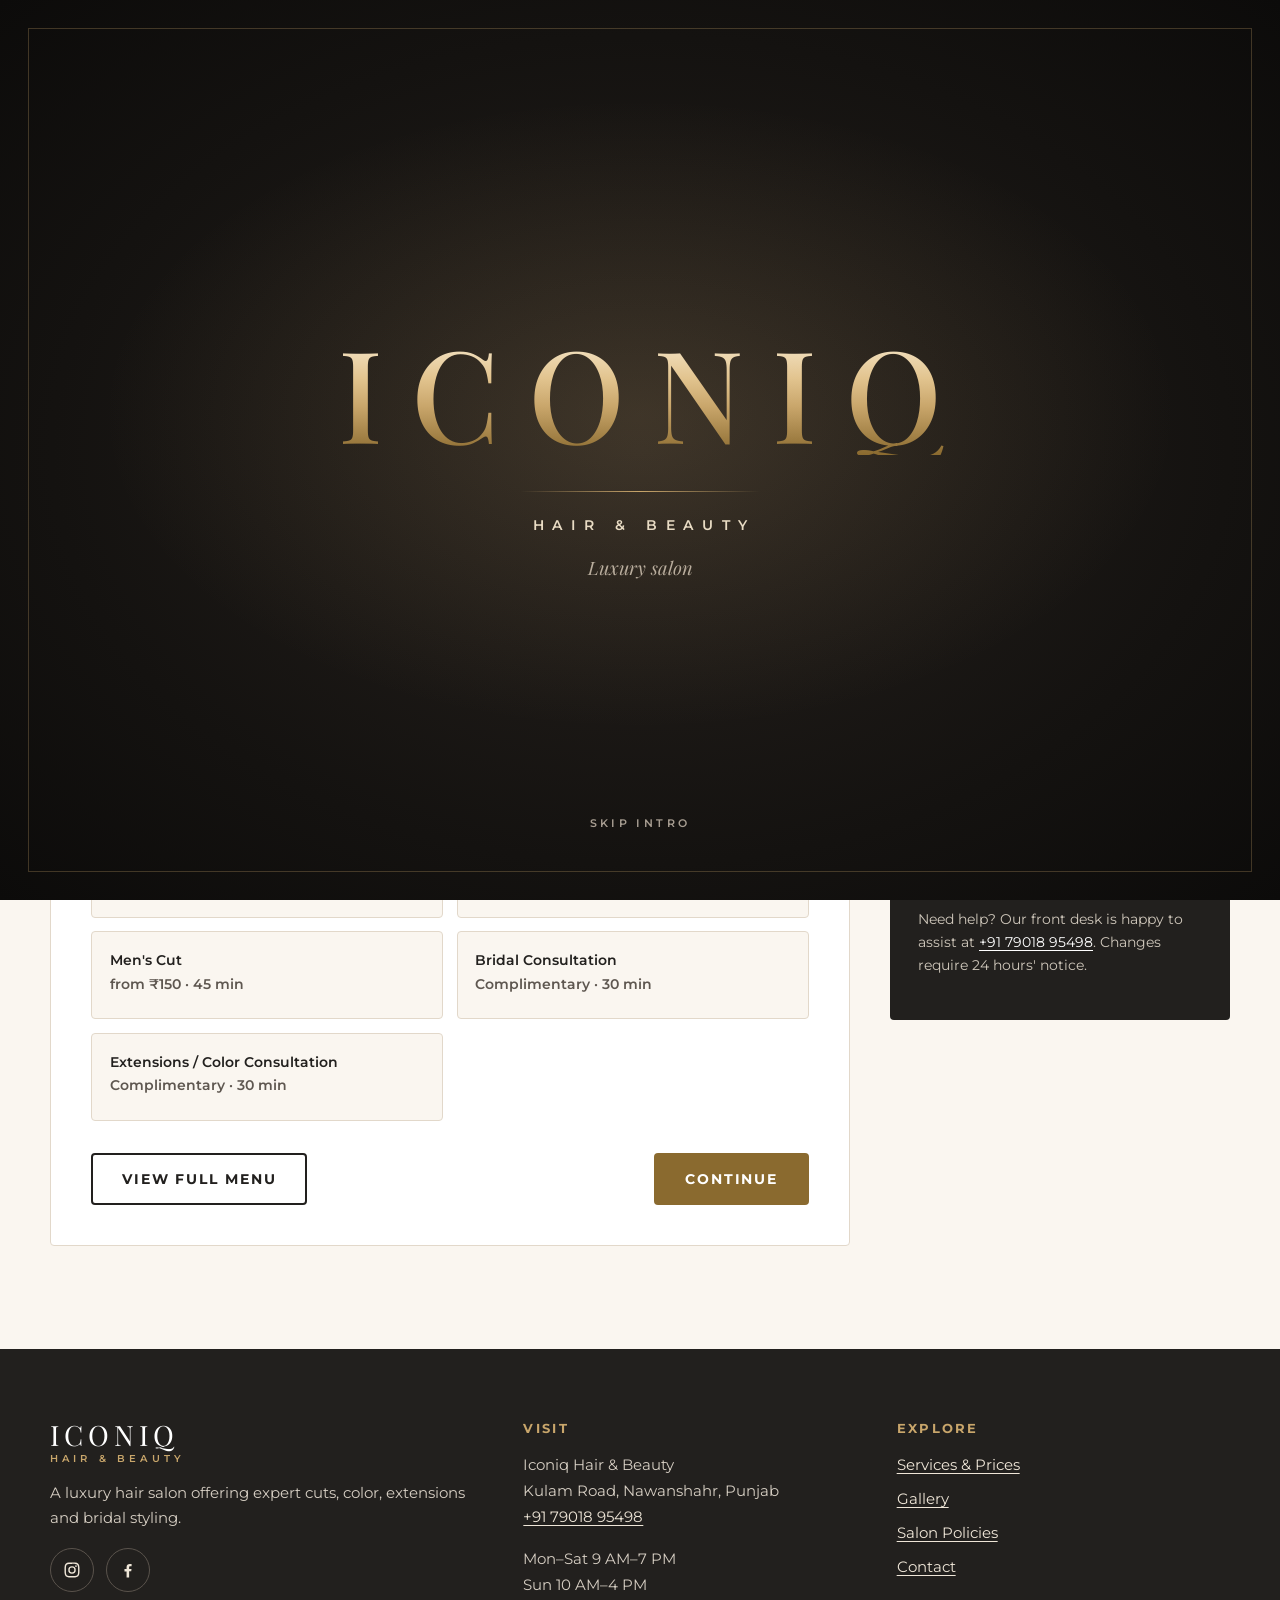
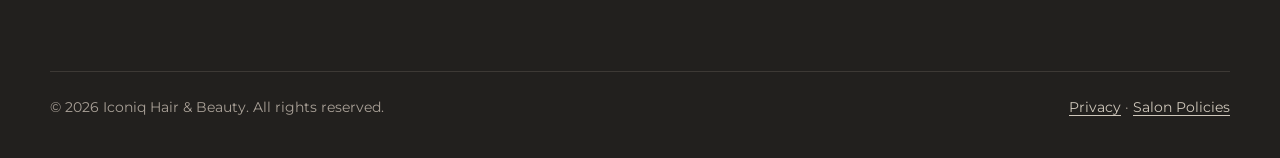
<file: booking.html>
<!DOCTYPE html>
<html lang="en">
<head>
  <meta charset="utf-8">
  <meta name="viewport" content="width=device-width, initial-scale=1">
  <title>Book Your Appointment – Iconiq Hair Salon Dallas</title>
  <meta name="description" content="Ready for a new look? Book your hair or beauty appointment online at Iconiq Salon in Dallas. Choose your service, date, and stylist for a hassle-free scheduling experience.">
  <link rel="canonical" href="https://www.iconiqsalon.com/booking">
  <meta property="og:type" content="website">
  <meta property="og:title" content="Book Your Appointment – Iconiq Hair Salon Dallas">
  <meta property="og:description" content="Ready for a new look? Book your hair or beauty appointment online at Iconiq Salon in Dallas. Choose your service, date, and stylist for a hassle-free scheduling experience.">
  <meta property="og:url" content="https://www.iconiqsalon.com/booking">
  <link rel="icon" href="favicon.svg" type="image/svg+xml">
  <link rel="preconnect" href="https://fonts.googleapis.com">
  <link rel="preconnect" href="https://fonts.gstatic.com" crossorigin>
  <link href="https://fonts.googleapis.com/css2?family=Montserrat:wght@400;500;600;700&family=Playfair+Display:ital,wght@0,500;0,600;1,500&display=swap" rel="stylesheet">
  <link rel="stylesheet" href="css/styles.css">
  <script>/* Welcome splash: once per visit, set before first paint (see js/main.js) */try{if(!sessionStorage.getItem("iconiq-splash")){document.documentElement.classList.add("splash");setTimeout(function(){document.documentElement.classList.remove("splash")},6000)}}catch(e){}</script>
</head>
<body class="booking-page">
  <a class="skip-link" href="#main">Skip to main content</a>

  <header class="site-header">
    <div class="container header-inner">
      <a class="logo" href="index.html" aria-label="Iconiq Hair and Beauty – home">
        <span class="logo-mark">ICONIQ</span><span class="logo-sub">Hair &amp; Beauty</span>
      </a>
      <button class="nav-toggle" type="button" aria-expanded="false" aria-controls="site-nav">
        <span class="sr-only">Menu</span><span class="bar" aria-hidden="true"></span>
      </button>
      <nav id="site-nav" class="site-nav" aria-label="Main">
        <ul>
          <li><a href="index.html">Home</a></li>
          <li><a href="about.html">About</a></li>
          <li><a href="services.html">Services</a></li>
          <li><a href="gallery.html">Gallery</a></li>
          <li><a href="contact.html">Contact</a></li>
        </ul>
        <a class="btn btn-primary" href="booking.html">Book Now</a>
        <a class="admin-link" href="/admin">Admin</a>
      </nav>
    </div>
  </header>

  <main id="main">
    <section class="page-hero">
      <div class="container">
        <p class="eyebrow">Book online · 24/7</p>
        <h1>Book your appointment</h1>
        <p class="lead">Choose your service, preferred stylist and a time that suits you. Prefer to talk to someone? Call <a href="tel:+917901895498">+91 79018 95498</a> during business hours.</p>
      </div>
    </section>

    <section class="section">
      <div class="container booking-layout">
        <!-- PROTOTYPE: this wizard demonstrates the flow. At launch, replace it with the Amelia or Bookly booking widget. -->
        <form id="booking-wizard" class="booking-panel" novalidate aria-label="Appointment booking">
          <ol class="steps">
            <li aria-current="step">1<span> · Service</span></li>
            <li>2<span> · Stylist</span></li>
            <li>3<span> · Date &amp; time</span></li>
            <li>4<span> · Details</span></li>
          </ol>

          <!-- Step 1: Service -->
          <div class="booking-step">
            <fieldset class="field">
              <legend><h2>Choose a service</h2></legend>
              <div class="choice-grid">
                <div class="choice"><input type="radio" name="service" id="svc-cut" value="Women's Cut &amp; Style" data-slug="cut" data-price="from ₹500"><label class="choice-body" for="svc-cut"><span class="choice-title">Women's Cut &amp; Style</span><span class="choice-meta">from ₹500 · 60 min</span></label></div>
                <div class="choice"><input type="radio" name="service" id="svc-blowout" value="Signature Blowout" data-slug="blowout" data-price="from ₹1,000"><label class="choice-body" for="svc-blowout"><span class="choice-title">Signature Blowout</span><span class="choice-meta">from ₹1,000 · 45 min</span></label></div>
                <div class="choice"><input type="radio" name="service" id="svc-color" value="Single-Process Color" data-slug="color" data-price="from ₹1,500"><label class="choice-body" for="svc-color"><span class="choice-title">Single-Process Color</span><span class="choice-meta">from ₹1,500 · 90 min</span></label></div>
                <div class="choice"><input type="radio" name="service" id="svc-keratin" value="Keratin Smoothing Treatment" data-slug="keratin" data-price="from ₹4,000"><label class="choice-body" for="svc-keratin"><span class="choice-title">Keratin Smoothing</span><span class="choice-meta">from ₹4,000 · 2.5 hrs</span></label></div>
                <div class="choice"><input type="radio" name="service" id="svc-mens" value="Men's Cut" data-slug="mens" data-price="from ₹150"><label class="choice-body" for="svc-mens"><span class="choice-title">Men's Cut</span><span class="choice-meta">from ₹150 · 45 min</span></label></div>
                <div class="choice"><input type="radio" name="service" id="svc-bridal" value="Bridal Consultation" data-slug="bridal" data-price="Complimentary"><label class="choice-body" for="svc-bridal"><span class="choice-title">Bridal Consultation</span><span class="choice-meta">Complimentary · 30 min</span></label></div>
                <div class="choice"><input type="radio" name="service" id="svc-consult" value="Extensions / Color Consultation" data-slug="consult" data-price="Complimentary"><label class="choice-body" for="svc-consult"><span class="choice-title">Extensions / Color Consultation</span><span class="choice-meta">Complimentary · 30 min</span></label></div>
              </div>
            </fieldset>
            <p class="field-error step-error" role="alert"></p>
            <div class="wizard-actions">
              <a class="btn btn-outline" href="services.html">View full menu</a>
              <button class="btn btn-primary" type="button" data-next>Continue</button>
            </div>
          </div>

          <!-- Step 2: Stylist -->
          <div class="booking-step" hidden>
            <fieldset class="field">
              <legend><h2>Choose your stylist</h2></legend>
              <div class="choice-grid">
                <div class="choice"><input type="radio" name="stylist" id="sty-any" value="First available stylist"><label class="choice-body" for="sty-any"><span class="choice-title">First available</span><span class="choice-meta">Earliest opening with any stylist</span></label></div>
              </div>
            </fieldset>
            <p class="field-error step-error" role="alert"></p>
            <div class="wizard-actions">
              <button class="btn btn-outline" type="button" data-back>Back</button>
              <button class="btn btn-primary" type="button" data-next>Continue</button>
            </div>
          </div>

          <!-- Step 3: Date & time -->
          <div class="booking-step" hidden>
            <h2>Pick a date &amp; time</h2>
            <div class="field">
              <label for="book-date">Date</label>
              <input type="date" id="book-date" name="date">
              <p class="field-hint">You can book up to 90 days ahead. Weekends and bridal dates fill quickly, so book early.</p>
            </div>
            <fieldset class="field" style="margin-top:1.25rem">
              <legend>Available times</legend>
              <div id="time-grid" class="time-grid"></div>
            </fieldset>
            <p class="field-error step-error" role="alert"></p>
            <div class="wizard-actions">
              <button class="btn btn-outline" type="button" data-back>Back</button>
              <button class="btn btn-primary" type="button" data-next>Continue</button>
            </div>
          </div>

          <!-- Step 4: Details -->
          <div class="booking-step" hidden>
            <h2>Your details</h2>
            <div class="form">
              <div class="form-row">
                <div class="field">
                  <label for="book-first">First name <span class="req" aria-hidden="true">*</span></label>
                  <input id="book-first" name="first" autocomplete="given-name" required data-label="First name" aria-describedby="book-first-error">
                  <p class="field-error" id="book-first-error"></p>
                </div>
                <div class="field">
                  <label for="book-last">Last name <span class="req" aria-hidden="true">*</span></label>
                  <input id="book-last" name="last" autocomplete="family-name" required data-label="Last name" aria-describedby="book-last-error">
                  <p class="field-error" id="book-last-error"></p>
                </div>
              </div>
              <div class="form-row">
                <div class="field">
                  <label for="book-email">Email <span class="req" aria-hidden="true">*</span></label>
                  <input id="book-email" type="email" name="email" autocomplete="email" required data-label="Email" aria-describedby="book-email-error">
                  <p class="field-error" id="book-email-error"></p>
                </div>
                <div class="field">
                  <label for="book-phone">Mobile phone <span class="req" aria-hidden="true">*</span></label>
                  <input id="book-phone" type="tel" name="phone" autocomplete="tel" required data-label="Phone" aria-describedby="book-phone-hint book-phone-error">
                  <p class="field-hint" id="book-phone-hint">For appointment reminders by text.</p>
                  <p class="field-error" id="book-phone-error"></p>
                </div>
              </div>
              <div class="field">
                <label for="book-notes">Notes for your stylist (optional)</label>
                <textarea id="book-notes" name="notes" placeholder="Hair history, inspiration, or anything we should know"></textarea>
              </div>
              <div class="field">
                <label style="display:flex;gap:.6rem;align-items:flex-start;font-weight:400">
                  <input type="checkbox" id="book-policy" style="width:20px;min-height:20px;margin-top:.3rem" aria-describedby="book-policy-error">
                  <span>I've read the <a href="policies.html#cancellations" target="_blank" rel="noopener">cancellation policy</a> and understand that a card is required to hold my appointment.</span>
                </label>
                <p class="field-error" id="book-policy-error"></p>
              </div>
            </div>
            <div class="wizard-actions">
              <button class="btn btn-outline" type="button" data-back>Back</button>
              <button class="btn btn-primary" type="submit">Confirm Booking</button>
            </div>
          </div>

          <!-- Confirmation -->
          <div class="booking-step confirmation" hidden>
            <div class="perk-icon" aria-hidden="true"><svg width="24" height="24" viewBox="0 0 24 24" fill="none" stroke="currentColor" stroke-width="2"><path d="M5 12l5 5L20 7"/></svg></div>
            <h2>You're booked, <span id="confirm-name"></span>!</h2>
            <p id="confirm-detail"></p>
            <p>A confirmation has been sent to <strong id="confirm-email"></strong>. We'll text you a reminder 24 hours before your visit.</p>
            <div class="btn-row" style="justify-content:center">
              <a class="btn btn-dark" href="index.html">Back to Home</a>
            </div>
          </div>
        </form>

        <aside class="summary" aria-labelledby="summary-title">
          <h2 id="summary-title">Your appointment</h2>
          <dl aria-live="polite">
            <dt>Service</dt><dd id="sum-service">—</dd>
            <dt>Estimated price</dt><dd id="sum-price">—</dd>
            <dt>Stylist</dt><dd id="sum-stylist">—</dd>
            <dt>When</dt><dd id="sum-when">—</dd>
          </dl>
          <p class="note">Need help? Our front desk is happy to assist at <a href="tel:+917901895498" style="color:#fff">+91 79018 95498</a>. Changes require 24 hours' notice.</p>
        </aside>
      </div>
    </section>
  </main>

  <footer class="site-footer">
    <div class="container footer-grid">
      <div>
        <a class="logo" href="index.html" aria-label="Iconiq Hair and Beauty – home"><span class="logo-mark">ICONIQ</span><span class="logo-sub">Hair &amp; Beauty</span></a>
        <p>A luxury hair salon offering expert cuts, color, extensions and bridal styling.</p>
        <div class="social">
          <a href="https://www.instagram.com/iconiq_unisex_studio/" target="_blank" rel="noopener" aria-label="Iconiq on Instagram"><svg viewBox="0 0 24 24" aria-hidden="true"><path d="M12 7a5 5 0 1 0 0 10 5 5 0 0 0 0-10zm0 8.2a3.2 3.2 0 1 1 0-6.4 3.2 3.2 0 0 1 0 6.4zM17.3 5.5a1.2 1.2 0 1 0 0 2.4 1.2 1.2 0 0 0 0-2.4zM12 2c-2.7 0-3 0-4.1.1C4.3 2.2 2.2 4.3 2.1 7.9 2 9 2 9.3 2 12s0 3 .1 4.1c.1 3.6 2.2 5.7 5.8 5.8 1.1.1 1.4.1 4.1.1s3 0 4.1-.1c3.6-.1 5.7-2.2 5.8-5.8.1-1.1.1-1.4.1-4.1s0-3-.1-4.1c-.1-3.6-2.2-5.7-5.8-5.8C15 2 14.7 2 12 2zm0 1.8c2.7 0 3 0 4 .1 2.6.1 3.9 1.4 4 4 .1 1 .1 1.4.1 4.1s0 3-.1 4c-.1 2.6-1.4 3.9-4 4-1 .1-1.3.1-4 .1s-3 0-4-.1c-2.6-.1-3.9-1.4-4-4-.1-1-.1-1.3-.1-4s0-3 .1-4c.1-2.6 1.4-3.9 4-4 1-.1 1.3-.1 4-.1z"/></svg></a>
          <a href="https://www.facebook.com/" aria-label="Iconiq on Facebook"><svg viewBox="0 0 24 24" aria-hidden="true"><path d="M13.5 22v-8.2h2.8l.4-3.2h-3.2V8.5c0-.9.3-1.6 1.6-1.6h1.7V4.1c-.3 0-1.3-.1-2.5-.1-2.5 0-4.2 1.5-4.2 4.3v2.4H7.3v3.2h2.8V22h3.4z"/></svg></a>
        </div>
      </div>
      <div>
        <h2>Visit</h2>
        <address>Iconiq Hair &amp; Beauty<br>Kulam Road, Nawanshahr, Punjab</address>
        <p><a href="tel:+917901895498">+91 79018 95498</a></p>
        <p>Mon–Sat 9 AM–7 PM<br>Sun 10 AM–4 PM</p>
      </div>
      <div>
        <h2>Explore</h2>
        <ul>
          <li><a href="services.html">Services &amp; Prices</a></li>
          <li><a href="gallery.html">Gallery</a></li>
          <li><a href="policies.html">Salon Policies</a></li>
          <li><a href="contact.html">Contact</a></li>
        </ul>
      </div>
    </div>
    <div class="container footer-bottom">
      <p>© <span data-year>2026</span> Iconiq Hair &amp; Beauty. All rights reserved.</p>
      <p><a href="policies.html#privacy">Privacy</a> · <a href="policies.html">Salon Policies</a></p>
    </div>
  </footer>

  <nav class="mobile-bar" aria-label="Quick actions">
    <a class="call" href="tel:+917901895498">Call</a>
    <a class="book" href="booking.html">Book Now</a>
  </nav>

  <script src="js/main.js" defer></script>
</body>
</html>
</file>
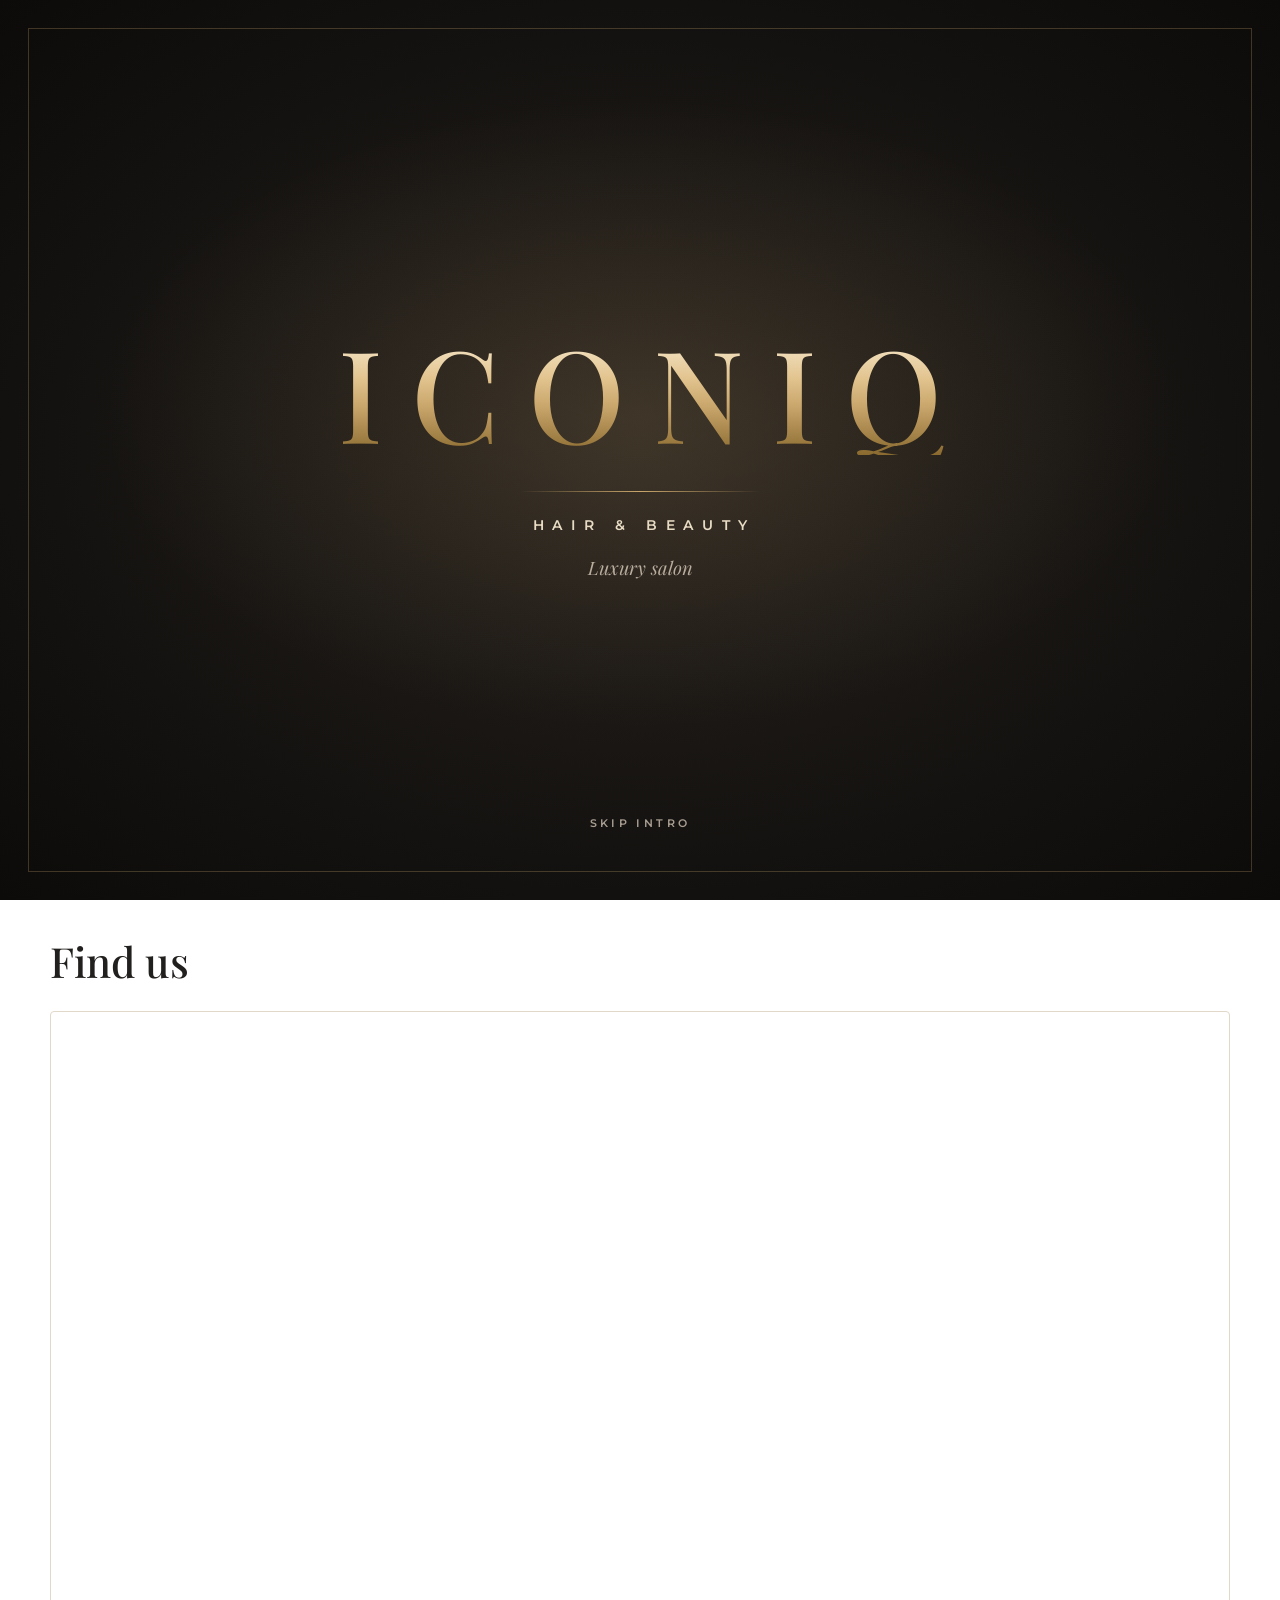
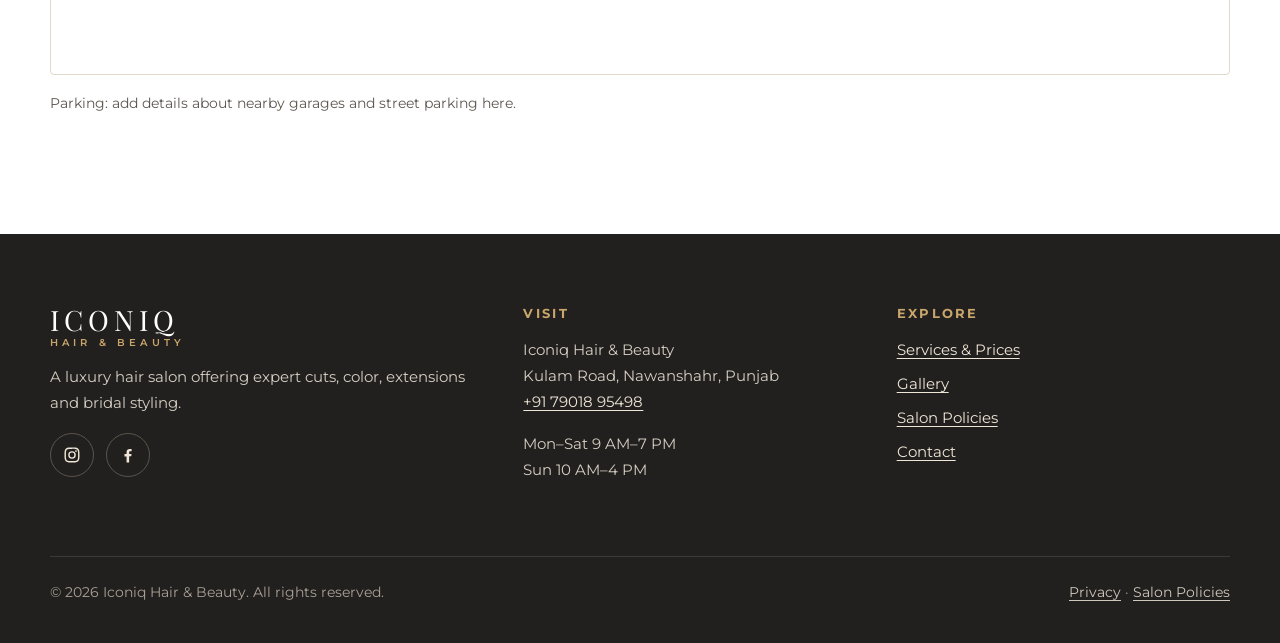
<file: contact.html>
<!DOCTYPE html>
<html lang="en">
<head>
  <meta charset="utf-8">
  <meta name="viewport" content="width=device-width, initial-scale=1">
  <title>Contact Iconiq Hair &amp; Beauty – Dallas Salon</title>
  <meta name="description" content="Get in touch with Iconiq Hair and Beauty. Find our Dallas address, hours, phone and contact form here to reach us and book your salon visit.">
  <link rel="canonical" href="https://www.iconiqsalon.com/contact">
  <meta property="og:type" content="website">
  <meta property="og:title" content="Contact Iconiq Hair &amp; Beauty – Dallas Salon">
  <meta property="og:description" content="Get in touch with Iconiq Hair and Beauty. Find our Dallas address, hours, phone and contact form here to reach us and book your salon visit.">
  <meta property="og:url" content="https://www.iconiqsalon.com/contact">
  <link rel="icon" href="favicon.svg" type="image/svg+xml">
  <link rel="preconnect" href="https://fonts.googleapis.com">
  <link rel="preconnect" href="https://fonts.gstatic.com" crossorigin>
  <link href="https://fonts.googleapis.com/css2?family=Montserrat:wght@400;500;600;700&family=Playfair+Display:ital,wght@0,500;0,600;1,500&display=swap" rel="stylesheet">
  <link rel="stylesheet" href="css/styles.css">
  <script>/* Welcome splash: once per visit, set before first paint (see js/main.js) */try{if(!sessionStorage.getItem("iconiq-splash")){document.documentElement.classList.add("splash");setTimeout(function(){document.documentElement.classList.remove("splash")},6000)}}catch(e){}</script>
  <script type="application/ld+json">
  {
    "@context": "https://schema.org",
    "@type": "HairSalon",
    "name": "Iconiq Hair & Beauty",
    "url": "https://www.iconiqsalon.com/",
    "sameAs": ["https://www.instagram.com/iconiq_unisex_studio/"],
    "telephone": "+91-7901895498",
    "priceRange": "$$$",
    "address": {
      "@type": "PostalAddress",
      "streetAddress": "Kulam Road",
      "addressLocality": "Nawanshahr",
      "addressRegion": "Punjab",
      "addressCountry": "IN"
    },
    "openingHoursSpecification": [
      { "@type": "OpeningHoursSpecification", "dayOfWeek": ["Monday","Tuesday","Wednesday","Thursday","Friday","Saturday"], "opens": "09:00", "closes": "19:00" },
      { "@type": "OpeningHoursSpecification", "dayOfWeek": "Sunday", "opens": "10:00", "closes": "16:00" }
    ]
  }
  </script>
</head>
<body>
  <a class="skip-link" href="#main">Skip to main content</a>

  <header class="site-header">
    <div class="container header-inner">
      <a class="logo" href="index.html" aria-label="Iconiq Hair and Beauty – home">
        <span class="logo-mark">ICONIQ</span><span class="logo-sub">Hair &amp; Beauty</span>
      </a>
      <button class="nav-toggle" type="button" aria-expanded="false" aria-controls="site-nav">
        <span class="sr-only">Menu</span><span class="bar" aria-hidden="true"></span>
      </button>
      <nav id="site-nav" class="site-nav" aria-label="Main">
        <ul>
          <li><a href="index.html">Home</a></li>
          <li><a href="about.html">About</a></li>
          <li><a href="services.html">Services</a></li>
          <li><a href="gallery.html">Gallery</a></li>
          <li><a href="contact.html" aria-current="page">Contact</a></li>
        </ul>
        <a class="btn btn-primary" href="booking.html">Book Now</a>
        <a class="admin-link" href="/admin">Admin</a>
      </nav>
    </div>
  </header>

  <main id="main">
    <section class="page-hero">
      <div class="container">
        <p class="eyebrow">Contact</p>
        <h1>Visit us</h1>
        <p class="lead">Questions, special requests or group bookings? We're happy to help.</p>
      </div>
    </section>

    <section class="section">
      <div class="container contact-info">
          <div class="info-block">
            <h2>Location</h2>
            <address>Iconiq Hair &amp; Beauty<br>Kulam Road<br>Nawanshahr, Punjab</address>
            <p><a href="https://www.google.com/maps/search/?api=1&amp;query=Iconiq+Hair+and+Beauty+Kulam+Road+Nawanshahr">Get directions</a></p>
          </div>
          <div class="info-block">
            <h2>Hours</h2>
            <table class="hours">
              <caption class="sr-only">Opening hours</caption>
              <tbody>
                <tr><th scope="row">Monday – Saturday</th><td>9:00 AM – 7:00 PM</td></tr>
                <tr><th scope="row">Sunday</th><td>10:00 AM – 4:00 PM</td></tr>
              </tbody>
            </table>
            <p class="note" style="margin-top:.75rem">Holiday hours are posted on our Google profile and Instagram.</p>
          </div>
          <div class="info-block">
            <h2>Get in touch</h2>
            <p>Phone: <a href="tel:+917901895498">+91 79018 95498</a></p>
            <p>Follow us on <a href="https://www.instagram.com/iconiq_unisex_studio/" target="_blank" rel="noopener">Instagram</a> and <a href="https://www.facebook.com/">Facebook</a> for the latest looks and promotions.</p>
          </div>
      </div>
    </section>

    <section class="section section-alt" aria-labelledby="map-title">
      <div class="container">
        <h2 id="map-title">Find us</h2>
        <div class="map-wrap">
          <iframe title="Map showing our location in Nawanshahr" src="https://www.google.com/maps/embed?pb=!1m18!1m12!1m3!1d13661.675524926244!2d76.1024869554199!3d31.125879799999996!2m3!1f0!2f0!3f0!3m2!1i1024!2i768!4f13.1!3m3!1m2!1s0x391abdc89a193ead%3A0xe2c15ade168df54!2sHi-Tech%20Eye%20Hospital%20-%20Best%20Eye%20Hospital%20in%20Nawanshahr!5e0!3m2!1sen!2sin!4v1789745769725!5m2!1sen!2sin" style="border:0;" allowfullscreen="" loading="lazy" referrerpolicy="strict-origin-when-cross-origin"></iframe>
        </div>
        <p class="note" style="margin-top:1rem">Parking: add details about nearby garages and street parking here.</p>
      </div>
    </section>
  </main>

  <footer class="site-footer">
    <div class="container footer-grid">
      <div>
        <a class="logo" href="index.html" aria-label="Iconiq Hair and Beauty – home"><span class="logo-mark">ICONIQ</span><span class="logo-sub">Hair &amp; Beauty</span></a>
        <p>A luxury hair salon offering expert cuts, color, extensions and bridal styling.</p>
        <div class="social">
          <a href="https://www.instagram.com/iconiq_unisex_studio/" target="_blank" rel="noopener" aria-label="Iconiq on Instagram"><svg viewBox="0 0 24 24" aria-hidden="true"><path d="M12 7a5 5 0 1 0 0 10 5 5 0 0 0 0-10zm0 8.2a3.2 3.2 0 1 1 0-6.4 3.2 3.2 0 0 1 0 6.4zM17.3 5.5a1.2 1.2 0 1 0 0 2.4 1.2 1.2 0 0 0 0-2.4zM12 2c-2.7 0-3 0-4.1.1C4.3 2.2 2.2 4.3 2.1 7.9 2 9 2 9.3 2 12s0 3 .1 4.1c.1 3.6 2.2 5.7 5.8 5.8 1.1.1 1.4.1 4.1.1s3 0 4.1-.1c3.6-.1 5.7-2.2 5.8-5.8.1-1.1.1-1.4.1-4.1s0-3-.1-4.1c-.1-3.6-2.2-5.7-5.8-5.8C15 2 14.7 2 12 2zm0 1.8c2.7 0 3 0 4 .1 2.6.1 3.9 1.4 4 4 .1 1 .1 1.4.1 4.1s0 3-.1 4c-.1 2.6-1.4 3.9-4 4-1 .1-1.3.1-4 .1s-3 0-4-.1c-2.6-.1-3.9-1.4-4-4-.1-1-.1-1.3-.1-4s0-3 .1-4c.1-2.6 1.4-3.9 4-4 1-.1 1.3-.1 4-.1z"/></svg></a>
          <a href="https://www.facebook.com/" aria-label="Iconiq on Facebook"><svg viewBox="0 0 24 24" aria-hidden="true"><path d="M13.5 22v-8.2h2.8l.4-3.2h-3.2V8.5c0-.9.3-1.6 1.6-1.6h1.7V4.1c-.3 0-1.3-.1-2.5-.1-2.5 0-4.2 1.5-4.2 4.3v2.4H7.3v3.2h2.8V22h3.4z"/></svg></a>
        </div>
      </div>
      <div>
        <h2>Visit</h2>
        <address>Iconiq Hair &amp; Beauty<br>Kulam Road, Nawanshahr, Punjab</address>
        <p><a href="tel:+917901895498">+91 79018 95498</a></p>
        <p>Mon–Sat 9 AM–7 PM<br>Sun 10 AM–4 PM</p>
      </div>
      <div>
        <h2>Explore</h2>
        <ul>
          <li><a href="services.html">Services &amp; Prices</a></li>
          <li><a href="gallery.html">Gallery</a></li>
          <li><a href="policies.html">Salon Policies</a></li>
          <li><a href="contact.html">Contact</a></li>
        </ul>
      </div>
    </div>
    <div class="container footer-bottom">
      <p>© <span data-year>2026</span> Iconiq Hair &amp; Beauty. All rights reserved.</p>
      <p><a href="policies.html#privacy">Privacy</a> · <a href="policies.html">Salon Policies</a></p>
    </div>
  </footer>

  <nav class="mobile-bar" aria-label="Quick actions">
    <a class="call" href="tel:+917901895498">Call</a>
    <a class="book" href="booking.html">Book Now</a>
  </nav>

  <script src="js/main.js" defer></script>
</body>
</html>
</file>
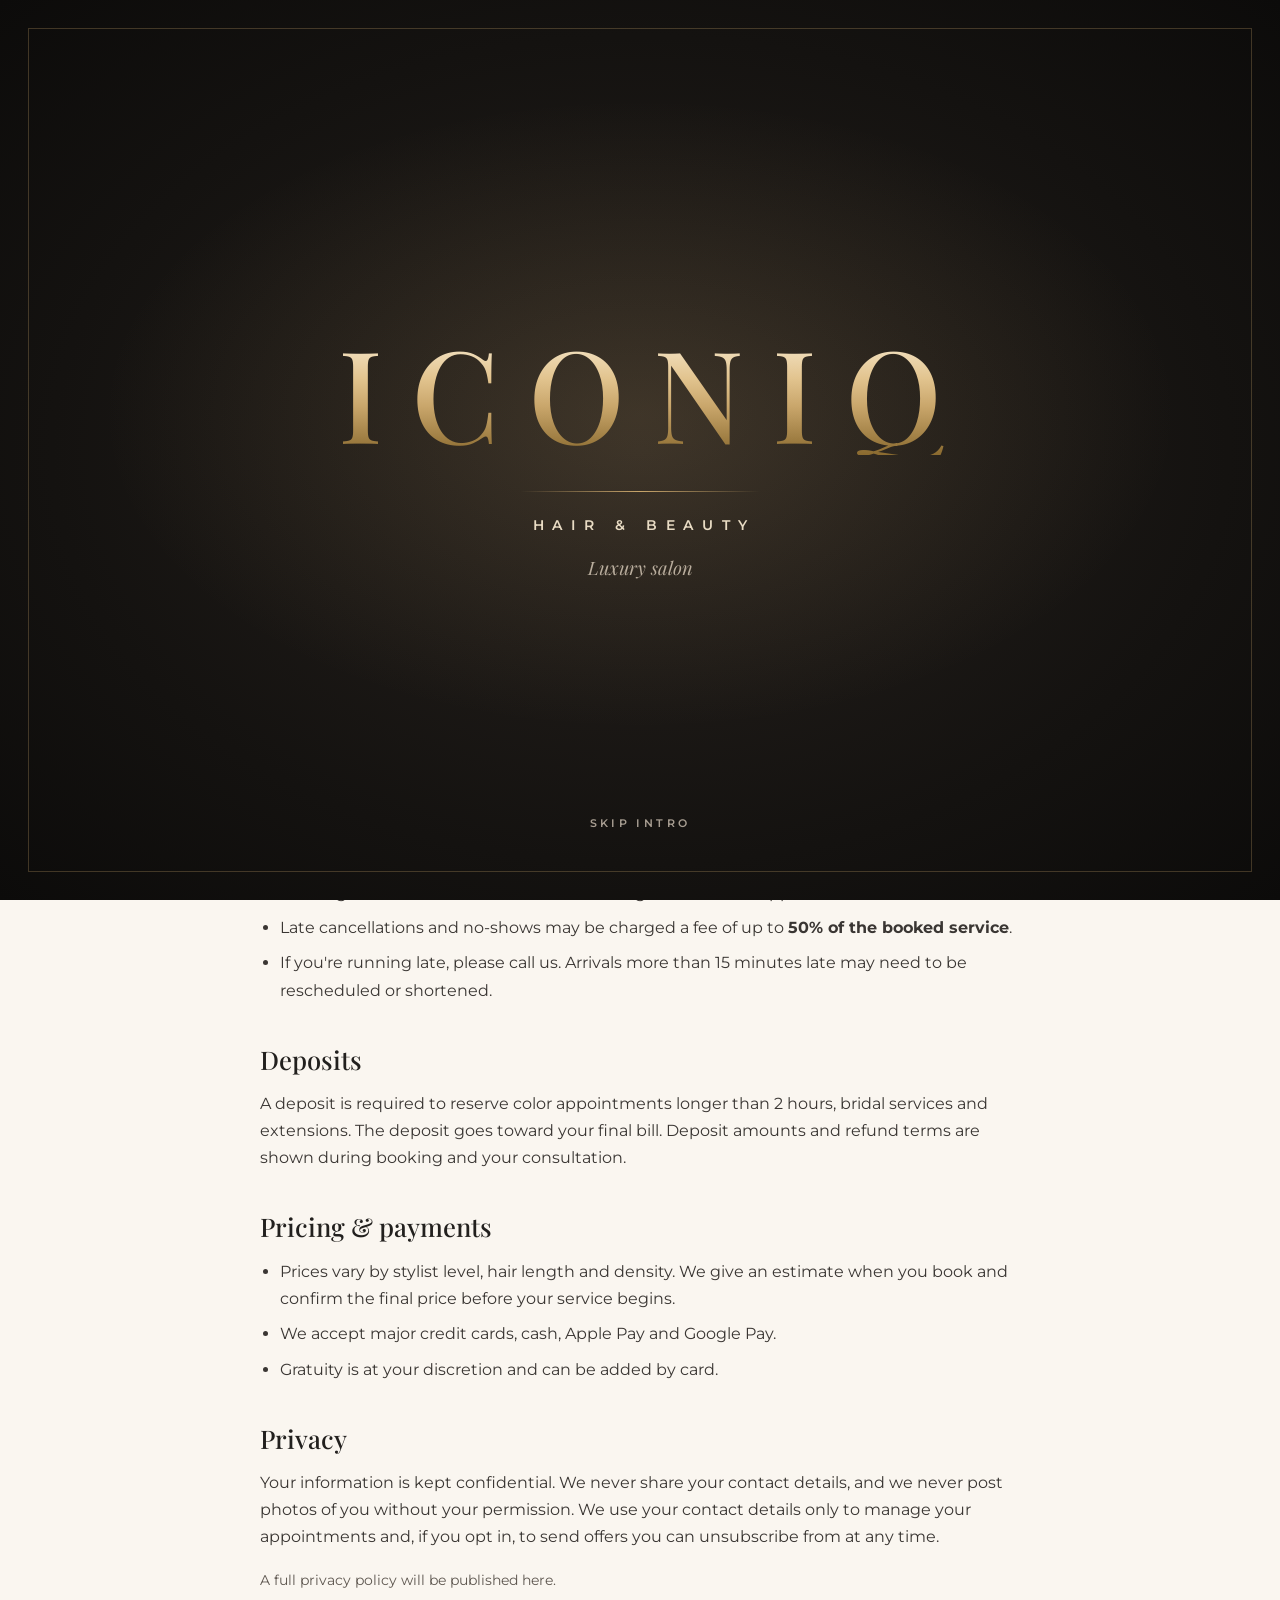
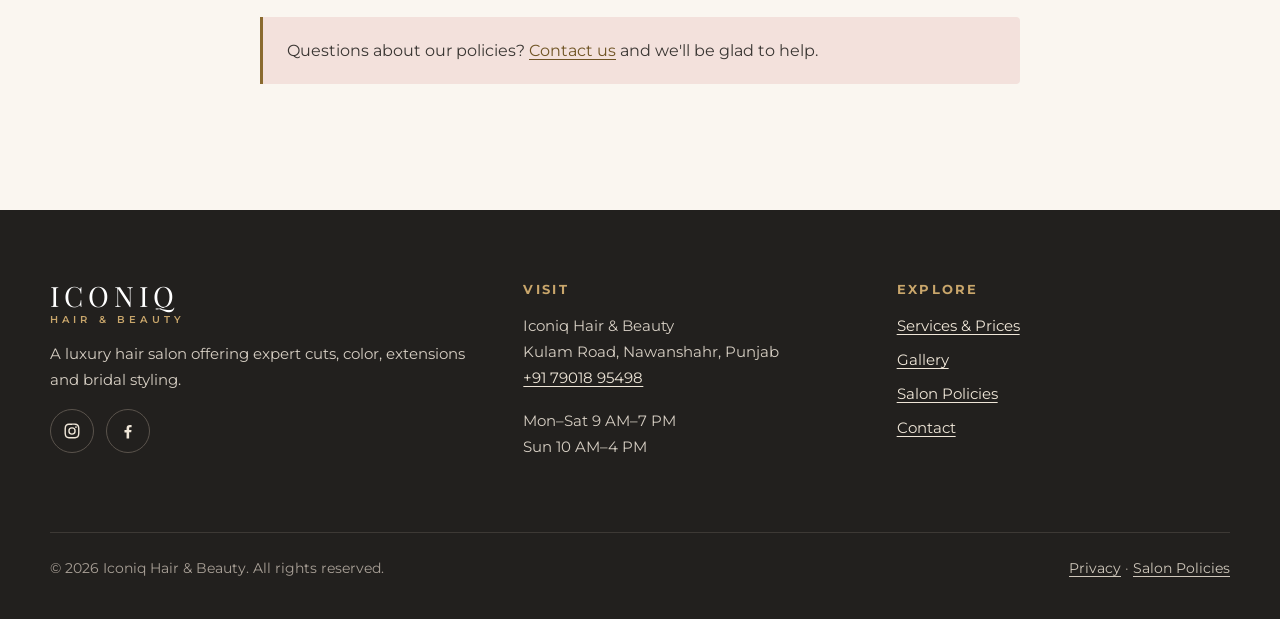
<file: policies.html>
<!DOCTYPE html>
<html lang="en">
<head>
  <meta charset="utf-8">
  <meta name="viewport" content="width=device-width, initial-scale=1">
  <title>Salon Policies – Iconiq Hair and Beauty</title>
  <meta name="description" content="Review Iconiq's salon policies on cancellations, no-shows, and privacy. We appreciate your understanding of our terms for appointments and services.">
  <link rel="canonical" href="https://www.iconiqsalon.com/policies">
  <meta property="og:type" content="website">
  <meta property="og:title" content="Salon Policies – Iconiq Hair and Beauty">
  <meta property="og:description" content="Review Iconiq's salon policies on cancellations, no-shows, and privacy. We appreciate your understanding of our terms for appointments and services.">
  <meta property="og:url" content="https://www.iconiqsalon.com/policies">
  <link rel="icon" href="favicon.svg" type="image/svg+xml">
  <link rel="preconnect" href="https://fonts.googleapis.com">
  <link rel="preconnect" href="https://fonts.gstatic.com" crossorigin>
  <link href="https://fonts.googleapis.com/css2?family=Montserrat:wght@400;500;600;700&family=Playfair+Display:ital,wght@0,500;0,600;1,500&display=swap" rel="stylesheet">
  <link rel="stylesheet" href="css/styles.css">
  <script>/* Welcome splash: once per visit, set before first paint (see js/main.js) */try{if(!sessionStorage.getItem("iconiq-splash")){document.documentElement.classList.add("splash");setTimeout(function(){document.documentElement.classList.remove("splash")},6000)}}catch(e){}</script>
</head>
<body>
  <a class="skip-link" href="#main">Skip to main content</a>

  <header class="site-header">
    <div class="container header-inner">
      <a class="logo" href="index.html" aria-label="Iconiq Hair and Beauty – home">
        <span class="logo-mark">ICONIQ</span><span class="logo-sub">Hair &amp; Beauty</span>
      </a>
      <button class="nav-toggle" type="button" aria-expanded="false" aria-controls="site-nav">
        <span class="sr-only">Menu</span><span class="bar" aria-hidden="true"></span>
      </button>
      <nav id="site-nav" class="site-nav" aria-label="Main">
        <ul>
          <li><a href="index.html">Home</a></li>
          <li><a href="about.html">About</a></li>
          <li><a href="services.html">Services</a></li>
          <li><a href="gallery.html">Gallery</a></li>
          <li><a href="contact.html">Contact</a></li>
        </ul>
        <a class="btn btn-primary" href="booking.html">Book Now</a>
        <a class="admin-link" href="/admin">Admin</a>
      </nav>
    </div>
  </header>

  <main id="main">
    <section class="page-hero">
      <div class="container">
        <p class="eyebrow">Policies</p>
        <h1>Salon policies</h1>
        <p class="lead">These policies keep our schedule running smoothly and fair for every guest. Thank you for your understanding.</p>
      </div>
    </section>

    <section class="section">
      <div class="container narrow prose">
        <nav class="toc" aria-label="On this page">
          <ul>
            <li><a href="#cancellations">Appointments &amp; cancellations</a></li>
            <li><a href="#deposits">Deposits</a></li>
            <li><a href="#pricing">Pricing &amp; payments</a></li>
            <li><a href="#privacy">Privacy</a></li>
          </ul>
        </nav>

        <h2 id="cancellations">Appointments &amp; cancellations</h2>
        <ul>
          <li>All appointments are secured with a credit card on file.</li>
          <li>Please give at least <strong>24 hours' notice</strong> to change or cancel an appointment.</li>
          <li>Late cancellations and no-shows may be charged a fee of up to <strong>50% of the booked service</strong>.</li>
          <li>If you're running late, please call us. Arrivals more than 15 minutes late may need to be rescheduled or shortened.</li>
        </ul>

        <h2 id="deposits">Deposits</h2>
        <p>A deposit is required to reserve color appointments longer than 2 hours, bridal services and extensions. The deposit goes toward your final bill. Deposit amounts and refund terms are shown during booking and your consultation.</p>

        <h2 id="pricing">Pricing &amp; payments</h2>
        <ul>
          <li>Prices vary by stylist level, hair length and density. We give an estimate when you book and confirm the final price before your service begins.</li>
          <li>We accept major credit cards, cash, Apple Pay and Google Pay.</li>
          <li>Gratuity is at your discretion and can be added by card.</li>
        </ul>

        <h2 id="privacy">Privacy</h2>
        <p>Your information is kept confidential. We never share your contact details, and we never post photos of you without your permission. We use your contact details only to manage your appointments and, if you opt in, to send offers you can unsubscribe from at any time.</p>
        <p class="note"><!-- TODO: link the full Privacy Policy page once drafted (a WordPress privacy page template is a good start). -->A full privacy policy will be published here.</p>

        <div class="callout">
          <p>Questions about our policies? <a href="contact.html">Contact us</a> and we'll be glad to help.</p>
        </div>
      </div>
    </section>
  </main>

  <footer class="site-footer">
    <div class="container footer-grid">
      <div>
        <a class="logo" href="index.html" aria-label="Iconiq Hair and Beauty – home"><span class="logo-mark">ICONIQ</span><span class="logo-sub">Hair &amp; Beauty</span></a>
        <p>A luxury hair salon offering expert cuts, color, extensions and bridal styling.</p>
        <div class="social">
          <a href="https://www.instagram.com/iconiq_unisex_studio/" target="_blank" rel="noopener" aria-label="Iconiq on Instagram"><svg viewBox="0 0 24 24" aria-hidden="true"><path d="M12 7a5 5 0 1 0 0 10 5 5 0 0 0 0-10zm0 8.2a3.2 3.2 0 1 1 0-6.4 3.2 3.2 0 0 1 0 6.4zM17.3 5.5a1.2 1.2 0 1 0 0 2.4 1.2 1.2 0 0 0 0-2.4zM12 2c-2.7 0-3 0-4.1.1C4.3 2.2 2.2 4.3 2.1 7.9 2 9 2 9.3 2 12s0 3 .1 4.1c.1 3.6 2.2 5.7 5.8 5.8 1.1.1 1.4.1 4.1.1s3 0 4.1-.1c3.6-.1 5.7-2.2 5.8-5.8.1-1.1.1-1.4.1-4.1s0-3-.1-4.1c-.1-3.6-2.2-5.7-5.8-5.8C15 2 14.7 2 12 2zm0 1.8c2.7 0 3 0 4 .1 2.6.1 3.9 1.4 4 4 .1 1 .1 1.4.1 4.1s0 3-.1 4c-.1 2.6-1.4 3.9-4 4-1 .1-1.3.1-4 .1s-3 0-4-.1c-2.6-.1-3.9-1.4-4-4-.1-1-.1-1.3-.1-4s0-3 .1-4c.1-2.6 1.4-3.9 4-4 1-.1 1.3-.1 4-.1z"/></svg></a>
          <a href="https://www.facebook.com/" aria-label="Iconiq on Facebook"><svg viewBox="0 0 24 24" aria-hidden="true"><path d="M13.5 22v-8.2h2.8l.4-3.2h-3.2V8.5c0-.9.3-1.6 1.6-1.6h1.7V4.1c-.3 0-1.3-.1-2.5-.1-2.5 0-4.2 1.5-4.2 4.3v2.4H7.3v3.2h2.8V22h3.4z"/></svg></a>
        </div>
      </div>
      <div>
        <h2>Visit</h2>
        <address>Iconiq Hair &amp; Beauty<br>Kulam Road, Nawanshahr, Punjab</address>
        <p><a href="tel:+917901895498">+91 79018 95498</a></p>
        <p>Mon–Sat 9 AM–7 PM<br>Sun 10 AM–4 PM</p>
      </div>
      <div>
        <h2>Explore</h2>
        <ul>
          <li><a href="services.html">Services &amp; Prices</a></li>
          <li><a href="gallery.html">Gallery</a></li>
          <li><a href="policies.html" aria-current="page">Salon Policies</a></li>
          <li><a href="contact.html">Contact</a></li>
        </ul>
      </div>
    </div>
    <div class="container footer-bottom">
      <p>© <span data-year>2026</span> Iconiq Hair &amp; Beauty. All rights reserved.</p>
      <p><a href="policies.html#privacy">Privacy</a> · <a href="policies.html">Salon Policies</a></p>
    </div>
  </footer>

  <nav class="mobile-bar" aria-label="Quick actions">
    <a class="call" href="tel:+917901895498">Call</a>
    <a class="book" href="booking.html">Book Now</a>
  </nav>

  <script src="js/main.js" defer></script>
</body>
</html>
</file>
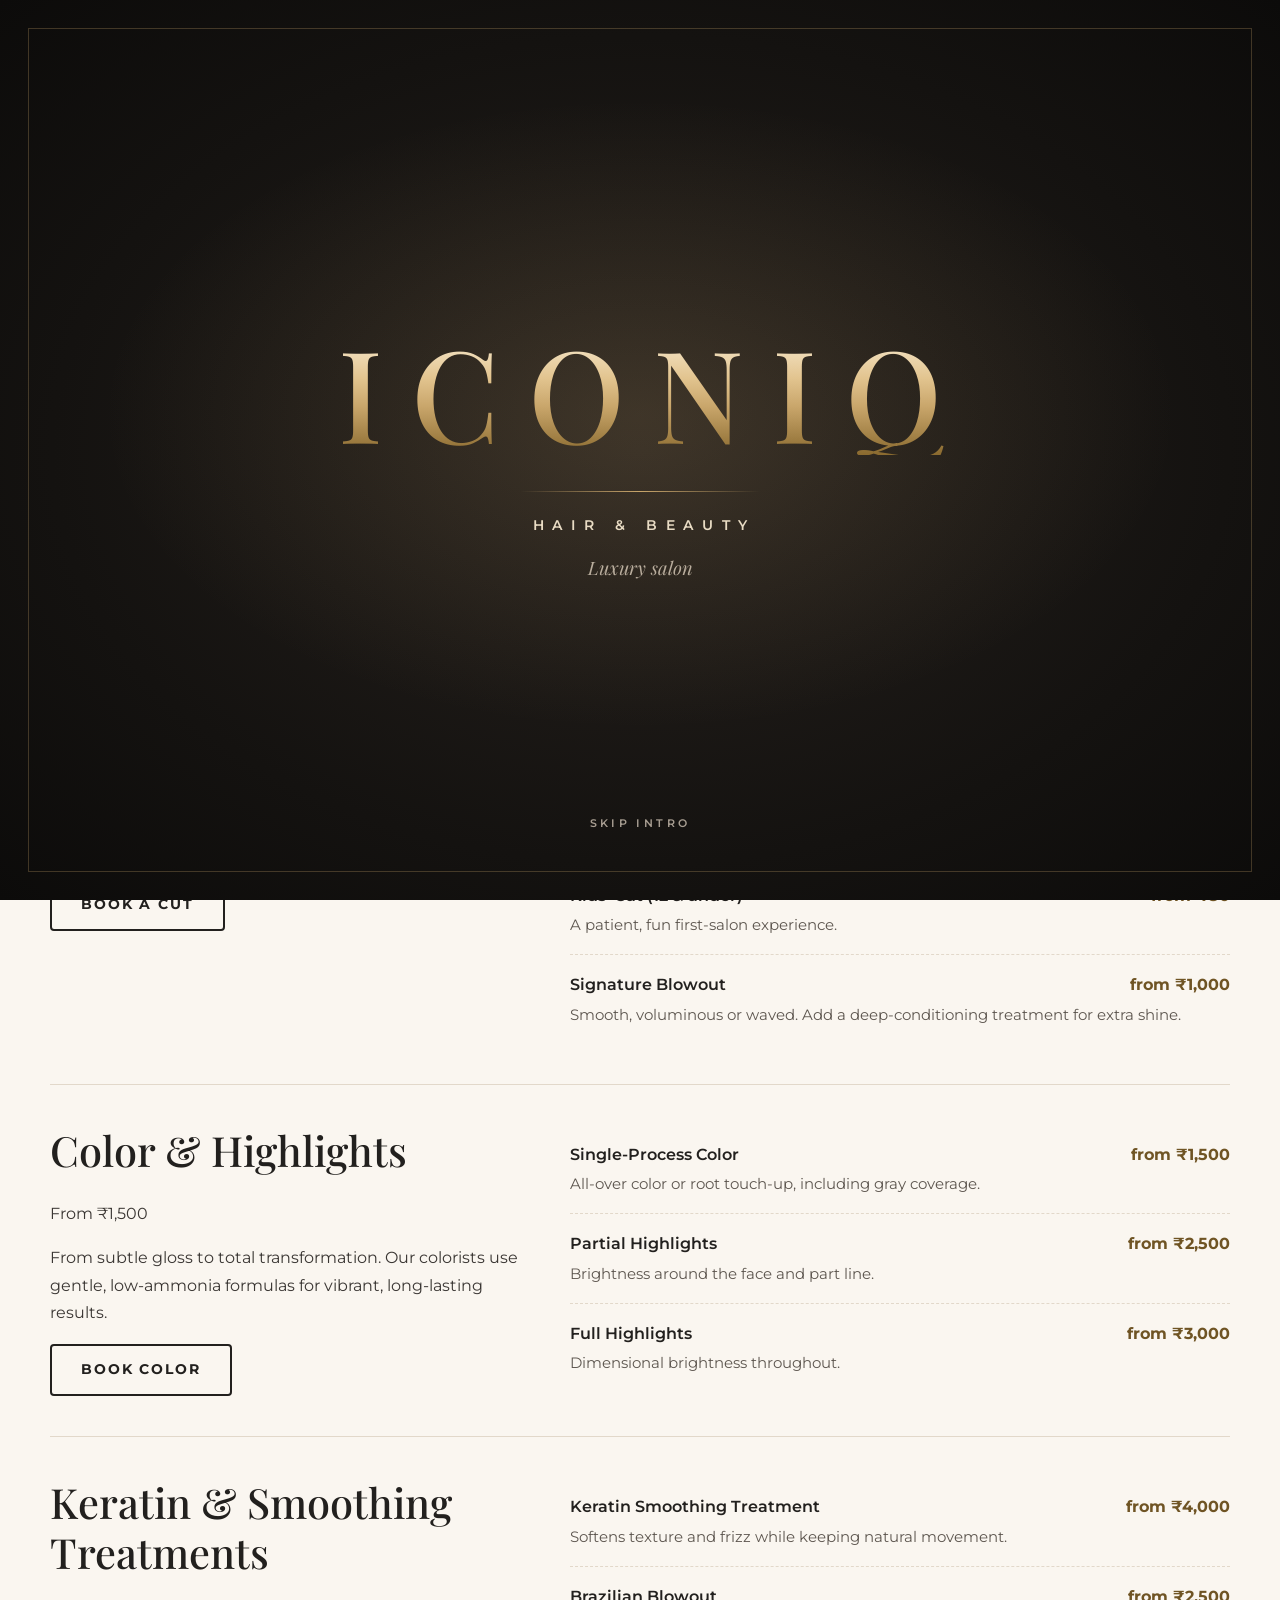
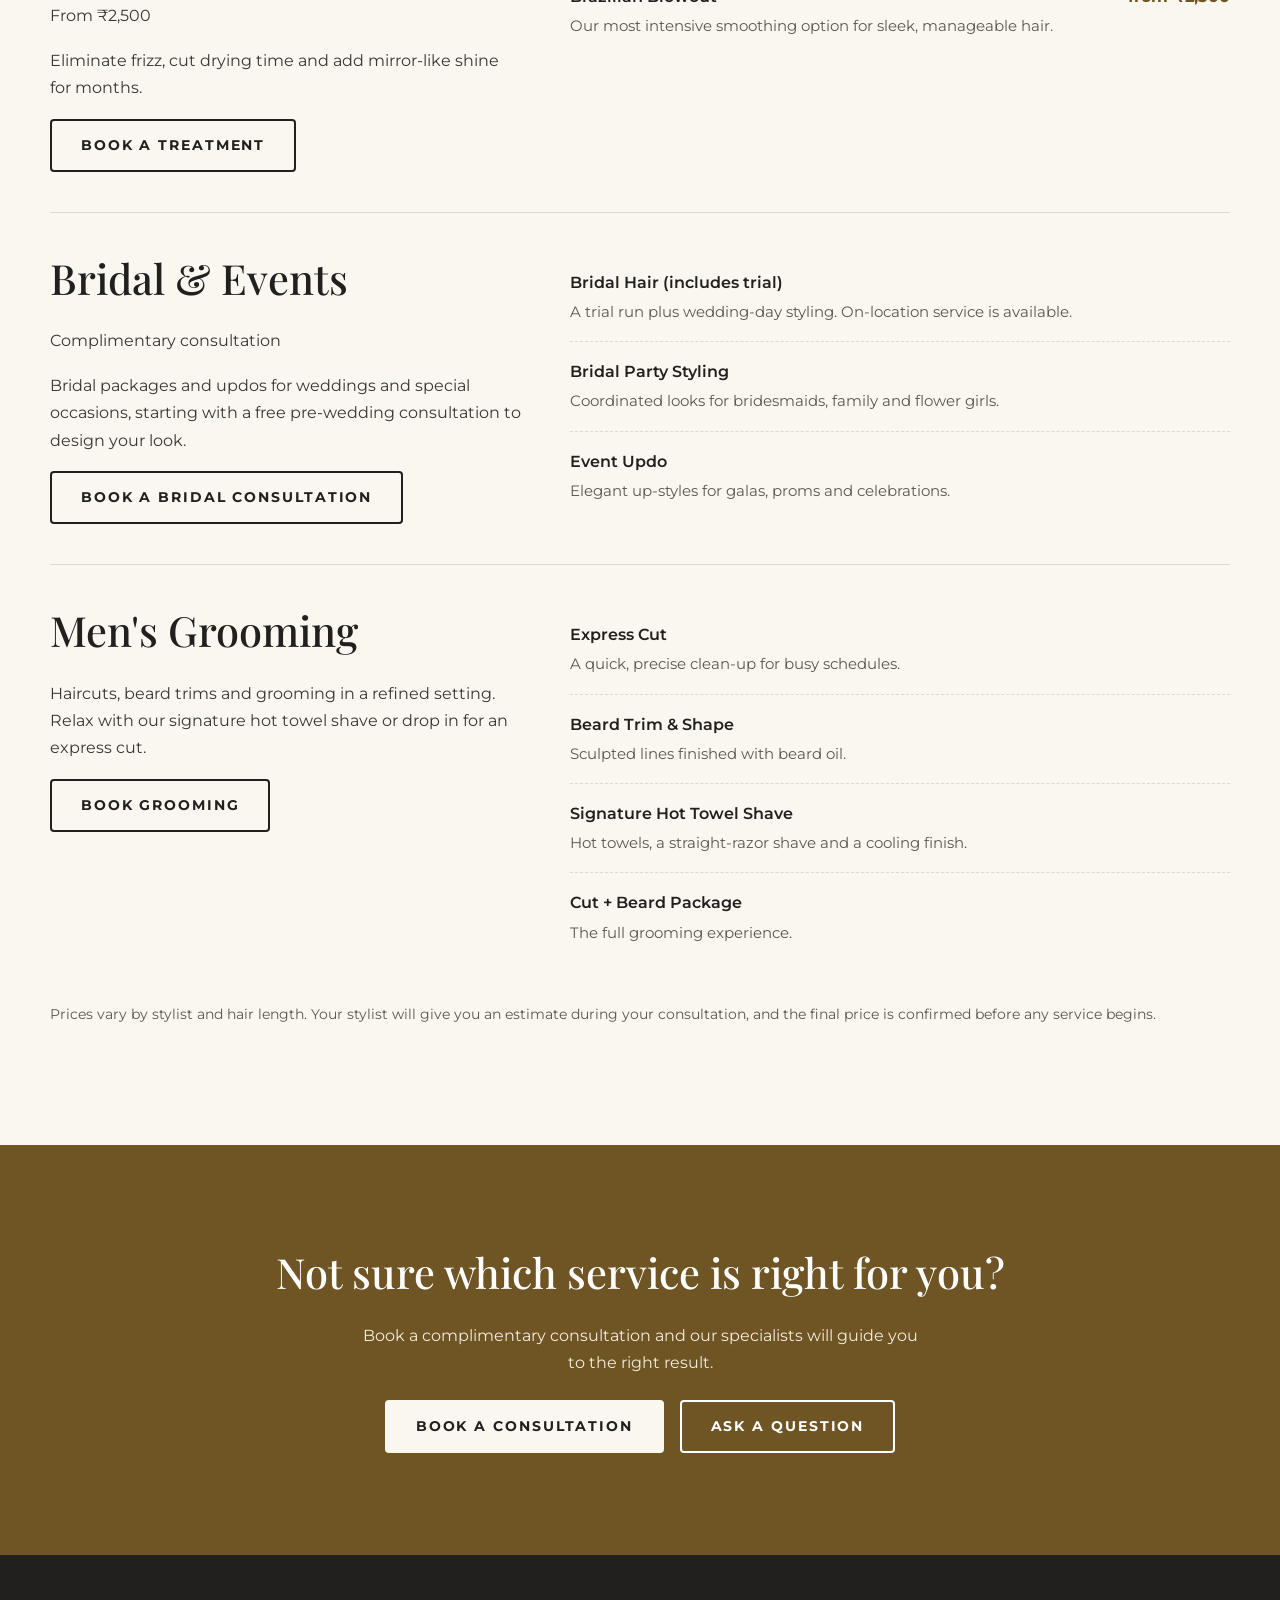
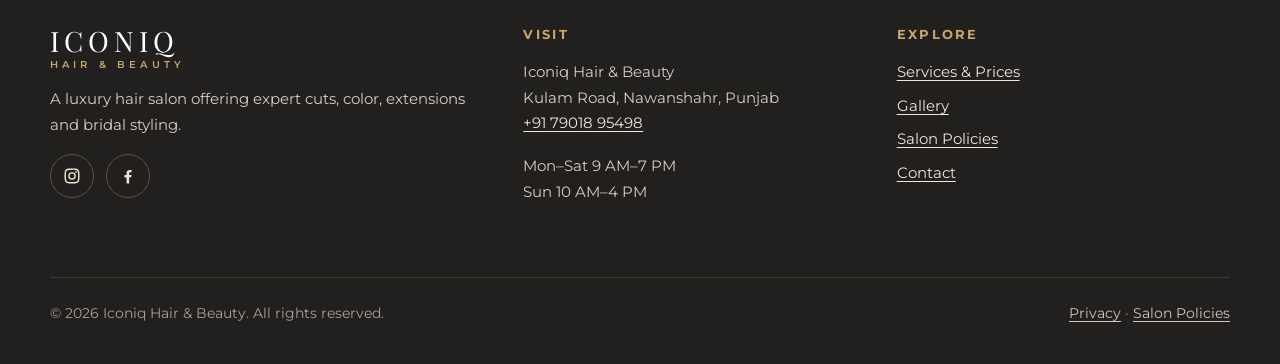
<file: services.html>
<!DOCTYPE html>
<html lang="en">
<head>
  <meta charset="utf-8">
  <meta name="viewport" content="width=device-width, initial-scale=1">
  <title>Salon Services – Cuts, Color &amp; More | Iconiq Dallas</title>
  <meta name="description" content="View Iconiq's full range of salon services. From precise haircuts to balayage and Keratin treatments, our Dallas stylists deliver expert care. Explore services and starting prices.">
  <link rel="canonical" href="https://www.iconiqsalon.com/services">
  <meta property="og:type" content="website">
  <meta property="og:title" content="Salon Services – Cuts, Color &amp; More | Iconiq Dallas">
  <meta property="og:description" content="View Iconiq's full range of salon services. From precise haircuts to balayage and Keratin treatments, our Dallas stylists deliver expert care. Explore services and starting prices.">
  <meta property="og:url" content="https://www.iconiqsalon.com/services">
  <link rel="icon" href="favicon.svg" type="image/svg+xml">
  <link rel="preconnect" href="https://fonts.googleapis.com">
  <link rel="preconnect" href="https://fonts.gstatic.com" crossorigin>
  <link href="https://fonts.googleapis.com/css2?family=Montserrat:wght@400;500;600;700&family=Playfair+Display:ital,wght@0,500;0,600;1,500&display=swap" rel="stylesheet">
  <link rel="stylesheet" href="css/styles.css">
  <script>/* Welcome splash: once per visit, set before first paint (see js/main.js) */try{if(!sessionStorage.getItem("iconiq-splash")){document.documentElement.classList.add("splash");setTimeout(function(){document.documentElement.classList.remove("splash")},6000)}}catch(e){}</script>
</head>
<body>
  <a class="skip-link" href="#main">Skip to main content</a>

  <header class="site-header">
    <div class="container header-inner">
      <a class="logo" href="index.html" aria-label="Iconiq Hair and Beauty – home">
        <span class="logo-mark">ICONIQ</span><span class="logo-sub">Hair &amp; Beauty</span>
      </a>
      <button class="nav-toggle" type="button" aria-expanded="false" aria-controls="site-nav">
        <span class="sr-only">Menu</span><span class="bar" aria-hidden="true"></span>
      </button>
      <nav id="site-nav" class="site-nav" aria-label="Main">
        <ul>
          <li><a href="index.html">Home</a></li>
          <li><a href="about.html">About</a></li>
          <li><a href="services.html" aria-current="page">Services</a></li>
          <li><a href="gallery.html">Gallery</a></li>
          <li><a href="contact.html">Contact</a></li>
        </ul>
        <a class="btn btn-primary" href="booking.html">Book Now</a>
        <a class="admin-link" href="/admin">Admin</a>
      </nav>
    </div>
  </header>

  <main id="main">
    <section class="page-hero">
      <div class="container">
        <p class="eyebrow">Services &amp; prices</p>
        <h1>A full spectrum of hair and beauty services</h1>
        <p class="lead">Starting prices are listed to help you plan. Final pricing depends on your stylist's level, your hair's length and density, and the time required. We'll always confirm it with you before we begin.</p>
      </div>
    </section>

    <section class="section">
      <div class="container">
        <nav class="menu-nav" aria-label="Service categories">
          <a href="#cuts">Cuts &amp; Styling</a>
          <a href="#color">Color</a>
          <a href="#treatments">Smoothing</a>
          <a href="#bridal">Bridal &amp; Events</a>
          <a href="#mens">Men's Grooming</a>
        </nav>

        <!-- PLACEHOLDER PRICES: category "from" prices come from the strategy doc; item-level prices are suggestions for the owner to confirm. -->

        <section class="menu-category" id="cuts" aria-labelledby="cuts-title">
          <div class="menu-category-head">
            <div>
              <h2 id="cuts-title">Haircuts &amp; Styling</h2>
              <p class="price">From ₹80</p>
              <p>Creative cuts for women, men and kids, plus blowouts and styling for any occasion.</p>
              <a class="btn btn-outline" href="booking.html?service=cut">Book a Cut</a>
            </div>
            <ul class="menu-list">
              <li class="menu-item"><div class="menu-item-top"><span class="menu-item-name">Women's Precision Cut &amp; Style</span><span class="menu-item-price">from ₹500</span></div><p>Consultation, luxury shampoo with scalp massage, cut and blowout.</p></li>
              <li class="menu-item"><div class="menu-item-top"><span class="menu-item-name">Men's Cut</span><span class="menu-item-price">from ₹150</span></div><p>Tapers, fades and classic scissor cuts, finished with a style.</p></li>
              <li class="menu-item"><div class="menu-item-top"><span class="menu-item-name">Kids' Cut (12 &amp; under)</span><span class="menu-item-price">from ₹80</span></div><p>A patient, fun first-salon experience.</p></li>
              <li class="menu-item"><div class="menu-item-top"><span class="menu-item-name">Signature Blowout</span><span class="menu-item-price">from ₹1,000</span></div><p>Smooth, voluminous or waved. Add a deep-conditioning treatment for extra shine.</p></li>
            </ul>
          </div>
        </section>

        <section class="menu-category" id="color" aria-labelledby="color-title">
          <div class="menu-category-head">
            <div>
              <h2 id="color-title">Color &amp; Highlights</h2>
              <p class="price">From ₹1,500</p>
              <p>From subtle gloss to total transformation. Our colorists use gentle, low-ammonia formulas for vibrant, long-lasting results.</p>
              <a class="btn btn-outline" href="booking.html?service=color">Book Color</a>
            </div>
            <ul class="menu-list">
              <li class="menu-item"><div class="menu-item-top"><span class="menu-item-name">Single-Process Color</span><span class="menu-item-price">from ₹1,500</span></div><p>All-over color or root touch-up, including gray coverage.</p></li>
              <li class="menu-item"><div class="menu-item-top"><span class="menu-item-name">Partial Highlights</span><span class="menu-item-price">from ₹2,500</span></div><p>Brightness around the face and part line.</p></li>
              <li class="menu-item"><div class="menu-item-top"><span class="menu-item-name">Full Highlights</span><span class="menu-item-price">from ₹3,000</span></div><p>Dimensional brightness throughout.</p></li>
            </ul>
          </div>
        </section>

        <section class="menu-category" id="treatments" aria-labelledby="treatments-title">
          <div class="menu-category-head">
            <div>
              <h2 id="treatments-title">Keratin &amp; Smoothing Treatments</h2>
              <p class="price">From ₹2,500</p>
              <p>Eliminate frizz, cut drying time and add mirror-like shine for months.</p>
              <a class="btn btn-outline" href="booking.html?service=keratin">Book a Treatment</a>
            </div>
            <ul class="menu-list">
              <li class="menu-item"><div class="menu-item-top"><span class="menu-item-name">Keratin Smoothing Treatment</span><span class="menu-item-price">from ₹4,000</span></div><p>Softens texture and frizz while keeping natural movement.</p></li>
              <li class="menu-item"><div class="menu-item-top"><span class="menu-item-name">Brazilian Blowout</span><span class="menu-item-price">from ₹2,500</span></div><p>Our most intensive smoothing option for sleek, manageable hair.</p></li>
            </ul>
          </div>
        </section>


        <section class="menu-category" id="bridal" aria-labelledby="bridal-title">
          <div class="menu-category-head">
            <div>
              <h2 id="bridal-title">Bridal &amp; Events</h2>
              <p class="price">Complimentary consultation</p>
              <p>Bridal packages and updos for weddings and special occasions, starting with a free pre-wedding consultation to design your look.</p>
              <a class="btn btn-outline" href="booking.html?service=bridal">Book a Bridal Consultation</a>
            </div>
            <ul class="menu-list">
              <li class="menu-item"><div class="menu-item-top"><span class="menu-item-name">Bridal Hair (includes trial)</span></div><p>A trial run plus wedding-day styling. On-location service is available.</p></li>
              <li class="menu-item"><div class="menu-item-top"><span class="menu-item-name">Bridal Party Styling</span></div><p>Coordinated looks for bridesmaids, family and flower girls.</p></li>
              <li class="menu-item"><div class="menu-item-top"><span class="menu-item-name">Event Updo</span></div><p>Elegant up-styles for galas, proms and celebrations.</p></li>
            </ul>
          </div>
        </section>

        <section class="menu-category" id="mens" aria-labelledby="mens-title">
          <div class="menu-category-head">
            <div>
              <h2 id="mens-title">Men's Grooming</h2>
              <p>Haircuts, beard trims and grooming in a refined setting. Relax with our signature hot towel shave or drop in for an express cut.</p>
              <a class="btn btn-outline" href="booking.html?service=mens">Book Grooming</a>
            </div>
            <ul class="menu-list">
              <li class="menu-item"><div class="menu-item-top"><span class="menu-item-name">Express Cut</span></div><p>A quick, precise clean-up for busy schedules.</p></li>
              <li class="menu-item"><div class="menu-item-top"><span class="menu-item-name">Beard Trim &amp; Shape</span></div><p>Sculpted lines finished with beard oil.</p></li>
              <li class="menu-item"><div class="menu-item-top"><span class="menu-item-name">Signature Hot Towel Shave</span></div><p>Hot towels, a straight-razor shave and a cooling finish.</p></li>
              <li class="menu-item"><div class="menu-item-top"><span class="menu-item-name">Cut + Beard Package</span></div><p>The full grooming experience.</p></li>
            </ul>
          </div>
        </section>

        <p class="note">Prices vary by stylist and hair length. Your stylist will give you an estimate during your consultation, and the final price is confirmed before any service begins.</p>
      </div>
    </section>

    <section class="section cta-band" aria-labelledby="cta-title">
      <div class="container">
        <h2 id="cta-title">Not sure which service is right for you?</h2>
        <p>Book a complimentary consultation and our specialists will guide you to the right result.</p>
        <div class="btn-row">
          <a class="btn btn-light" href="booking.html?service=consult">Book a Consultation</a>
          <a class="btn btn-outline-light" href="contact.html">Ask a Question</a>
        </div>
      </div>
    </section>
  </main>

  <footer class="site-footer">
    <div class="container footer-grid">
      <div>
        <a class="logo" href="index.html" aria-label="Iconiq Hair and Beauty – home"><span class="logo-mark">ICONIQ</span><span class="logo-sub">Hair &amp; Beauty</span></a>
        <p>A luxury hair salon offering expert cuts, color, extensions and bridal styling.</p>
        <div class="social">
          <a href="https://www.instagram.com/iconiq_unisex_studio/" target="_blank" rel="noopener" aria-label="Iconiq on Instagram"><svg viewBox="0 0 24 24" aria-hidden="true"><path d="M12 7a5 5 0 1 0 0 10 5 5 0 0 0 0-10zm0 8.2a3.2 3.2 0 1 1 0-6.4 3.2 3.2 0 0 1 0 6.4zM17.3 5.5a1.2 1.2 0 1 0 0 2.4 1.2 1.2 0 0 0 0-2.4zM12 2c-2.7 0-3 0-4.1.1C4.3 2.2 2.2 4.3 2.1 7.9 2 9 2 9.3 2 12s0 3 .1 4.1c.1 3.6 2.2 5.7 5.8 5.8 1.1.1 1.4.1 4.1.1s3 0 4.1-.1c3.6-.1 5.7-2.2 5.8-5.8.1-1.1.1-1.4.1-4.1s0-3-.1-4.1c-.1-3.6-2.2-5.7-5.8-5.8C15 2 14.7 2 12 2zm0 1.8c2.7 0 3 0 4 .1 2.6.1 3.9 1.4 4 4 .1 1 .1 1.4.1 4.1s0 3-.1 4c-.1 2.6-1.4 3.9-4 4-1 .1-1.3.1-4 .1s-3 0-4-.1c-2.6-.1-3.9-1.4-4-4-.1-1-.1-1.3-.1-4s0-3 .1-4c.1-2.6 1.4-3.9 4-4 1-.1 1.3-.1 4-.1z"/></svg></a>
          <a href="https://www.facebook.com/" aria-label="Iconiq on Facebook"><svg viewBox="0 0 24 24" aria-hidden="true"><path d="M13.5 22v-8.2h2.8l.4-3.2h-3.2V8.5c0-.9.3-1.6 1.6-1.6h1.7V4.1c-.3 0-1.3-.1-2.5-.1-2.5 0-4.2 1.5-4.2 4.3v2.4H7.3v3.2h2.8V22h3.4z"/></svg></a>
        </div>
      </div>
      <div>
        <h2>Visit</h2>
        <address>Iconiq Hair &amp; Beauty<br>Kulam Road, Nawanshahr, Punjab</address>
        <p><a href="tel:+917901895498">+91 79018 95498</a></p>
        <p>Mon–Sat 9 AM–7 PM<br>Sun 10 AM–4 PM</p>
      </div>
      <div>
        <h2>Explore</h2>
        <ul>
          <li><a href="services.html">Services &amp; Prices</a></li>
          <li><a href="gallery.html">Gallery</a></li>
          <li><a href="policies.html">Salon Policies</a></li>
          <li><a href="contact.html">Contact</a></li>
        </ul>
      </div>
    </div>
    <div class="container footer-bottom">
      <p>© <span data-year>2026</span> Iconiq Hair &amp; Beauty. All rights reserved.</p>
      <p><a href="policies.html#privacy">Privacy</a> · <a href="policies.html">Salon Policies</a></p>
    </div>
  </footer>

  <nav class="mobile-bar" aria-label="Quick actions">
    <a class="call" href="tel:+917901895498">Call</a>
    <a class="book" href="booking.html">Book Now</a>
  </nav>

  <script src="js/main.js" defer></script>
</body>
</html>
</file>
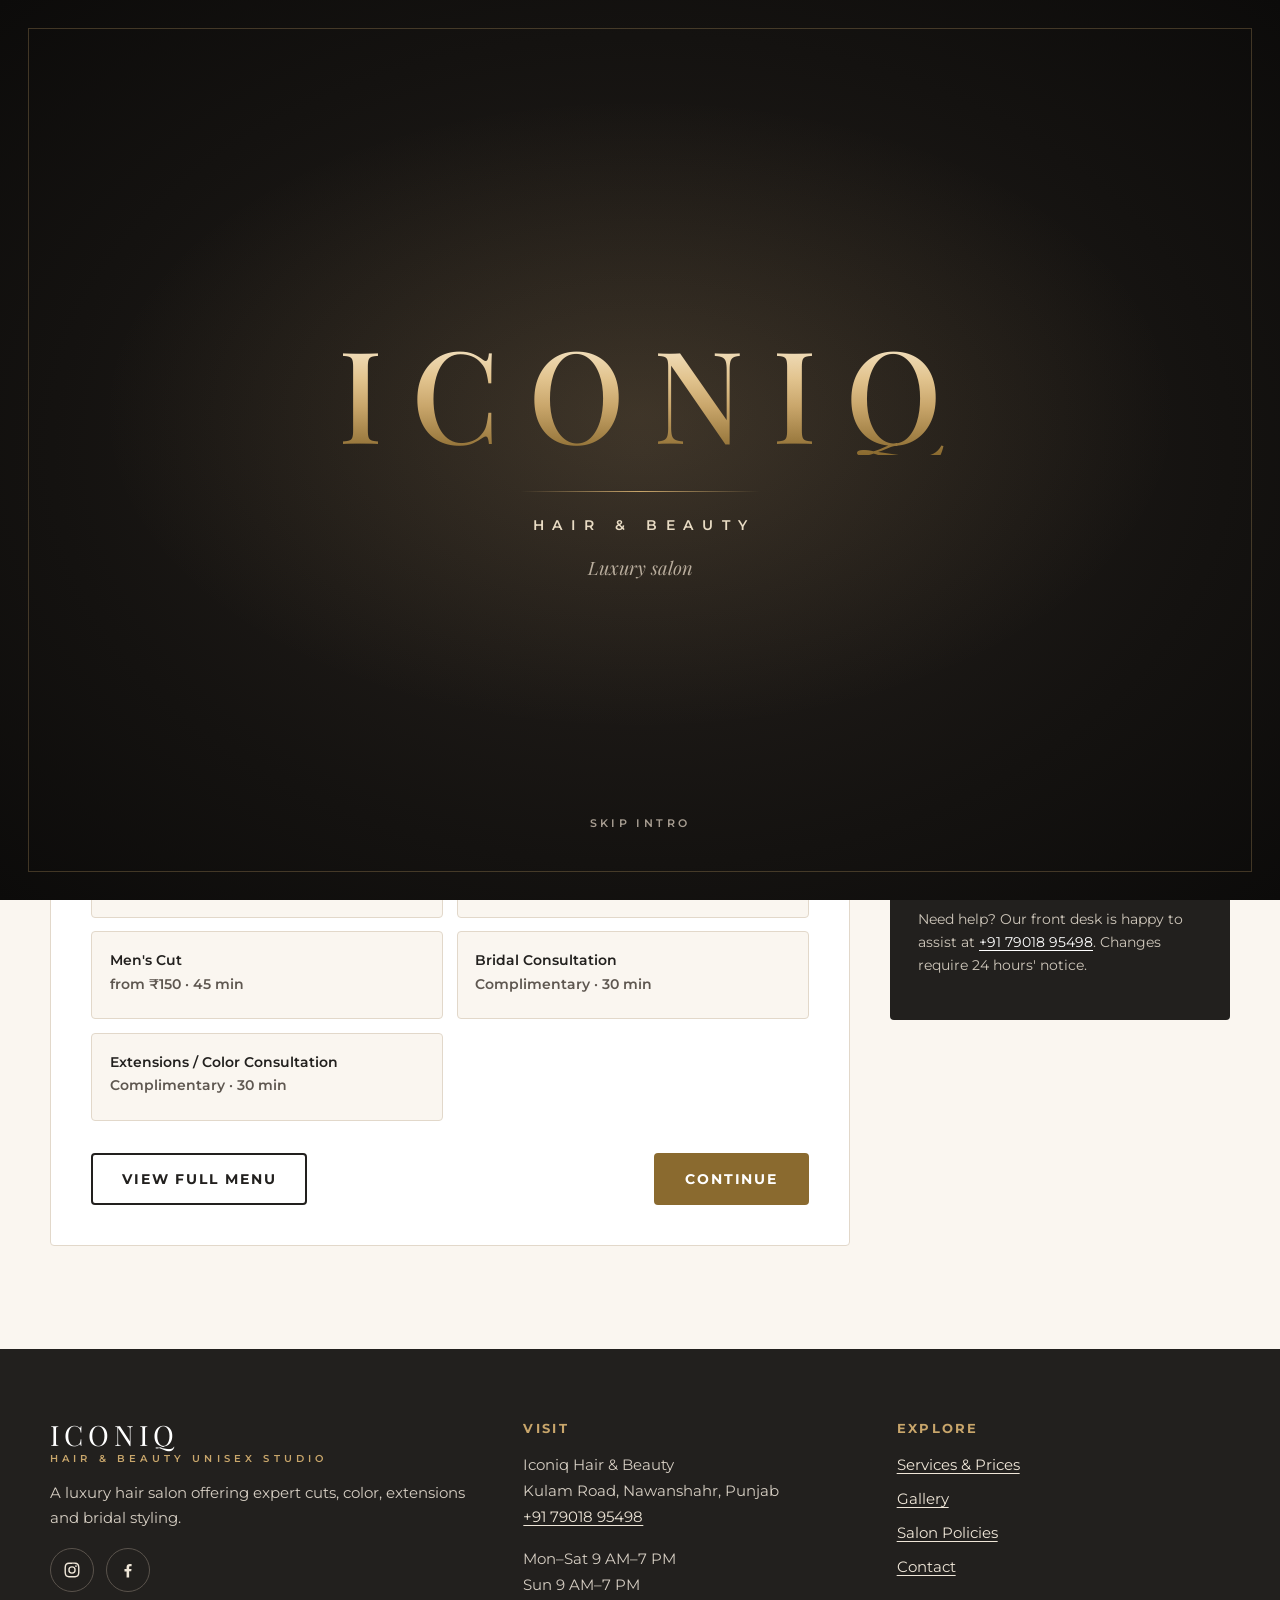
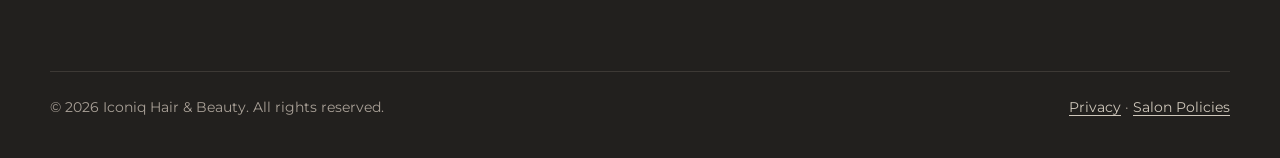
<file: public/booking.html>
<!DOCTYPE html>
<html lang="en">
<head>
  <meta charset="utf-8">
  <meta name="viewport" content="width=device-width, initial-scale=1">
  <title>Book Your Appointment – Iconiq Hair Salon Dallas</title>
  <meta name="description" content="Ready for a new look? Book your hair or beauty appointment online at Iconiq Salon in Dallas. Choose your service, date, and stylist for a hassle-free scheduling experience.">
  <link rel="canonical" href="https://www.iconiqsalon.com/booking">
  <meta property="og:type" content="website">
  <meta property="og:title" content="Book Your Appointment – Iconiq Hair Salon Dallas">
  <meta property="og:description" content="Ready for a new look? Book your hair or beauty appointment online at Iconiq Salon in Dallas. Choose your service, date, and stylist for a hassle-free scheduling experience.">
  <meta property="og:url" content="https://www.iconiqsalon.com/booking">
  <link rel="icon" href="favicon.svg" type="image/svg+xml">
  <link rel="preconnect" href="https://fonts.googleapis.com">
  <link rel="preconnect" href="https://fonts.gstatic.com" crossorigin>
  <link href="https://fonts.googleapis.com/css2?family=Montserrat:wght@400;500;600;700&family=Playfair+Display:ital,wght@0,500;0,600;1,500&display=swap" rel="stylesheet">
  <link rel="stylesheet" href="css/styles.css">
  <script>/* Welcome splash: once per visit, set before first paint (see js/main.js) */try{if(!sessionStorage.getItem("iconiq-splash")){document.documentElement.classList.add("splash");setTimeout(function(){document.documentElement.classList.remove("splash")},6000)}}catch(e){}</script>
</head>
<body class="booking-page">
  <a class="skip-link" href="#main">Skip to main content</a>

  <header class="site-header">
    <div class="container header-inner">
      <a class="logo" href="index.html" aria-label="Iconiq Hair and Beauty – home">
        <span class="logo-mark">ICONIQ</span><span class="logo-sub">Hair &amp; Beauty Unisex Studio</span>
      </a>
      <button class="nav-toggle" type="button" aria-expanded="false" aria-controls="site-nav">
        <span class="sr-only">Menu</span><span class="bar" aria-hidden="true"></span>
      </button>
      <nav id="site-nav" class="site-nav" aria-label="Main">
        <ul>
          <li><a href="index.html">Home</a></li>
          <li><a href="about.html">About</a></li>
          <li><a href="services.html">Services</a></li>
          <li><a href="gallery.html">Gallery</a></li>
          <li><a href="contact.html">Contact</a></li>
        </ul>
        <a class="btn btn-primary" href="booking.html">Book Now</a>
        <a class="admin-link" href="/admin">Admin</a>
      </nav>
    </div>
  </header>

  <main id="main">
    <section class="page-hero">
      <div class="container">
        <p class="eyebrow">Book online · 24/7</p>
        <h1>Book your appointment</h1>
        <p class="lead">Choose your service, preferred stylist and a time that suits you. Prefer to talk to someone? Call <a href="tel:+917901895498">+91 79018 95498</a> during business hours.</p>
      </div>
    </section>

    <section class="section">
      <div class="container booking-layout">
        <!-- PROTOTYPE: this wizard demonstrates the flow. At launch, replace it with the Amelia or Bookly booking widget. -->
        <form id="booking-wizard" class="booking-panel" novalidate aria-label="Appointment booking">
          <ol class="steps">
            <li aria-current="step">1<span> · Service</span></li>
            <li>2<span> · Stylist</span></li>
            <li>3<span> · Date &amp; time</span></li>
            <li>4<span> · Details</span></li>
          </ol>

          <!-- Step 1: Service -->
          <div class="booking-step">
            <fieldset class="field">
              <legend><h2>Choose a service</h2></legend>
              <div class="choice-grid">
                <div class="choice"><input type="radio" name="service" id="svc-cut" value="Women's Cut &amp; Style" data-slug="cut" data-price="from ₹500"><label class="choice-body" for="svc-cut"><span class="choice-title">Women's Cut &amp; Style</span><span class="choice-meta">from ₹500 · 60 min</span></label></div>
                <div class="choice"><input type="radio" name="service" id="svc-blowout" value="Signature Blowout" data-slug="blowout" data-price="from ₹1,000"><label class="choice-body" for="svc-blowout"><span class="choice-title">Signature Blowout</span><span class="choice-meta">from ₹1,000 · 45 min</span></label></div>
                <div class="choice"><input type="radio" name="service" id="svc-color" value="Single-Process Color" data-slug="color" data-price="from ₹1,500"><label class="choice-body" for="svc-color"><span class="choice-title">Single-Process Color</span><span class="choice-meta">from ₹1,500 · 90 min</span></label></div>
                <div class="choice"><input type="radio" name="service" id="svc-keratin" value="Keratin Smoothing Treatment" data-slug="keratin" data-price="from ₹4,000"><label class="choice-body" for="svc-keratin"><span class="choice-title">Keratin Smoothing</span><span class="choice-meta">from ₹4,000 · 2.5 hrs</span></label></div>
                <div class="choice"><input type="radio" name="service" id="svc-mens" value="Men's Cut" data-slug="mens" data-price="from ₹150"><label class="choice-body" for="svc-mens"><span class="choice-title">Men's Cut</span><span class="choice-meta">from ₹150 · 45 min</span></label></div>
                <div class="choice"><input type="radio" name="service" id="svc-bridal" value="Bridal Consultation" data-slug="bridal" data-price="Complimentary"><label class="choice-body" for="svc-bridal"><span class="choice-title">Bridal Consultation</span><span class="choice-meta">Complimentary · 30 min</span></label></div>
                <div class="choice"><input type="radio" name="service" id="svc-consult" value="Extensions / Color Consultation" data-slug="consult" data-price="Complimentary"><label class="choice-body" for="svc-consult"><span class="choice-title">Extensions / Color Consultation</span><span class="choice-meta">Complimentary · 30 min</span></label></div>
              </div>
            </fieldset>
            <p class="field-error step-error" role="alert"></p>
            <div class="wizard-actions">
              <a class="btn btn-outline" href="services.html">View full menu</a>
              <button class="btn btn-primary" type="button" data-next>Continue</button>
            </div>
          </div>

          <!-- Step 2: Stylist -->
          <div class="booking-step" hidden>
            <fieldset class="field">
              <legend><h2>Choose your stylist</h2></legend>
              <div class="choice-grid">
                <div class="choice"><input type="radio" name="stylist" id="sty-any" value="First available stylist"><label class="choice-body" for="sty-any"><span class="choice-title">First available</span><span class="choice-meta">Earliest opening with any stylist</span></label></div>
              </div>
            </fieldset>
            <p class="field-error step-error" role="alert"></p>
            <div class="wizard-actions">
              <button class="btn btn-outline" type="button" data-back>Back</button>
              <button class="btn btn-primary" type="button" data-next>Continue</button>
            </div>
          </div>

          <!-- Step 3: Date & time -->
          <div class="booking-step" hidden>
            <h2>Pick a date &amp; time</h2>
            <div class="field">
              <label for="book-date">Date</label>
              <input type="date" id="book-date" name="date">
              <p class="field-hint">You can book up to 90 days ahead. Weekends and bridal dates fill quickly, so book early.</p>
            </div>
            <fieldset class="field" style="margin-top:1.25rem">
              <legend>Available times</legend>
              <div id="time-grid" class="time-grid"></div>
            </fieldset>
            <p class="field-error step-error" role="alert"></p>
            <div class="wizard-actions">
              <button class="btn btn-outline" type="button" data-back>Back</button>
              <button class="btn btn-primary" type="button" data-next>Continue</button>
            </div>
          </div>

          <!-- Step 4: Details -->
          <div class="booking-step" hidden>
            <h2>Your details</h2>
            <div class="form">
              <div class="form-row">
                <div class="field">
                  <label for="book-first">First name <span class="req" aria-hidden="true">*</span></label>
                  <input id="book-first" name="first" autocomplete="given-name" required data-label="First name" aria-describedby="book-first-error">
                  <p class="field-error" id="book-first-error"></p>
                </div>
                <div class="field">
                  <label for="book-last">Last name <span class="req" aria-hidden="true">*</span></label>
                  <input id="book-last" name="last" autocomplete="family-name" required data-label="Last name" aria-describedby="book-last-error">
                  <p class="field-error" id="book-last-error"></p>
                </div>
              </div>
              <div class="form-row">
                <div class="field">
                  <label for="book-email">Email <span class="req" aria-hidden="true">*</span></label>
                  <input id="book-email" type="email" name="email" autocomplete="email" required data-label="Email" aria-describedby="book-email-error">
                  <p class="field-error" id="book-email-error"></p>
                </div>
                <div class="field">
                  <label for="book-phone">Mobile phone <span class="req" aria-hidden="true">*</span></label>
                  <input id="book-phone" type="tel" name="phone" autocomplete="tel" required data-label="Phone" aria-describedby="book-phone-hint book-phone-error">
                  <p class="field-hint" id="book-phone-hint">For appointment reminders by text.</p>
                  <p class="field-error" id="book-phone-error"></p>
                </div>
              </div>
              <div class="field">
                <label for="book-notes">Notes for your stylist (optional)</label>
                <textarea id="book-notes" name="notes" placeholder="Hair history, inspiration, or anything we should know"></textarea>
              </div>
              <div class="field">
                <label style="display:flex;gap:.6rem;align-items:flex-start;font-weight:400">
                  <input type="checkbox" id="book-policy" style="width:20px;min-height:20px;margin-top:.3rem" aria-describedby="book-policy-error">
                  <span>I've read the <a href="policies.html#cancellations" target="_blank" rel="noopener">cancellation policy</a> and understand that a card is required to hold my appointment.</span>
                </label>
                <p class="field-error" id="book-policy-error"></p>
              </div>
            </div>
            <div class="wizard-actions">
              <button class="btn btn-outline" type="button" data-back>Back</button>
              <button class="btn btn-primary" type="submit">Confirm Booking</button>
            </div>
          </div>

          <!-- Confirmation -->
          <div class="booking-step confirmation" hidden>
            <div class="perk-icon" aria-hidden="true"><svg width="24" height="24" viewBox="0 0 24 24" fill="none" stroke="currentColor" stroke-width="2"><path d="M5 12l5 5L20 7"/></svg></div>
            <h2>You're booked, <span id="confirm-name"></span>!</h2>
            <p id="confirm-detail"></p>
            <p>A confirmation has been sent to <strong id="confirm-email"></strong>. We'll text you a reminder 24 hours before your visit.</p>
            <div class="btn-row" style="justify-content:center">
              <a class="btn btn-dark" href="index.html">Back to Home</a>
            </div>
          </div>
        </form>

        <aside class="summary" aria-labelledby="summary-title">
          <h2 id="summary-title">Your appointment</h2>
          <dl aria-live="polite">
            <dt>Service</dt><dd id="sum-service">—</dd>
            <dt>Estimated price</dt><dd id="sum-price">—</dd>
            <dt>Stylist</dt><dd id="sum-stylist">—</dd>
            <dt>When</dt><dd id="sum-when">—</dd>
          </dl>
          <p class="note">Need help? Our front desk is happy to assist at <a href="tel:+917901895498" style="color:#fff">+91 79018 95498</a>. Changes require 24 hours' notice.</p>
        </aside>
      </div>
    </section>
  </main>

  <footer class="site-footer">
    <div class="container footer-grid">
      <div>
        <a class="logo" href="index.html" aria-label="Iconiq Hair and Beauty – home"><span class="logo-mark">ICONIQ</span><span class="logo-sub">Hair &amp; Beauty Unisex Studio</span></a>
        <p>A luxury hair salon offering expert cuts, color, extensions and bridal styling.</p>
        <div class="social">
          <a href="https://www.instagram.com/iconiq_unisex_studio/" target="_blank" rel="noopener" aria-label="Iconiq on Instagram"><svg viewBox="0 0 24 24" aria-hidden="true"><path d="M12 7a5 5 0 1 0 0 10 5 5 0 0 0 0-10zm0 8.2a3.2 3.2 0 1 1 0-6.4 3.2 3.2 0 0 1 0 6.4zM17.3 5.5a1.2 1.2 0 1 0 0 2.4 1.2 1.2 0 0 0 0-2.4zM12 2c-2.7 0-3 0-4.1.1C4.3 2.2 2.2 4.3 2.1 7.9 2 9 2 9.3 2 12s0 3 .1 4.1c.1 3.6 2.2 5.7 5.8 5.8 1.1.1 1.4.1 4.1.1s3 0 4.1-.1c3.6-.1 5.7-2.2 5.8-5.8.1-1.1.1-1.4.1-4.1s0-3-.1-4.1c-.1-3.6-2.2-5.7-5.8-5.8C15 2 14.7 2 12 2zm0 1.8c2.7 0 3 0 4 .1 2.6.1 3.9 1.4 4 4 .1 1 .1 1.4.1 4.1s0 3-.1 4c-.1 2.6-1.4 3.9-4 4-1 .1-1.3.1-4 .1s-3 0-4-.1c-2.6-.1-3.9-1.4-4-4-.1-1-.1-1.3-.1-4s0-3 .1-4c.1-2.6 1.4-3.9 4-4 1-.1 1.3-.1 4-.1z"/></svg></a>
          <a href="https://www.facebook.com/share/19rzGJiCNi/" target="_blank" rel="noopener" aria-label="Iconiq on Facebook"><svg viewBox="0 0 24 24" aria-hidden="true"><path d="M13.5 22v-8.2h2.8l.4-3.2h-3.2V8.5c0-.9.3-1.6 1.6-1.6h1.7V4.1c-.3 0-1.3-.1-2.5-.1-2.5 0-4.2 1.5-4.2 4.3v2.4H7.3v3.2h2.8V22h3.4z"/></svg></a>
        </div>
      </div>
      <div>
        <h2>Visit</h2>
        <address>Iconiq Hair &amp; Beauty<br>Kulam Road, Nawanshahr, Punjab</address>
        <p><a href="tel:+917901895498">+91 79018 95498</a></p>
        <p>Mon–Sat 9 AM–7 PM<br>Sun 9 AM–7 PM</p>
      </div>
      <div>
        <h2>Explore</h2>
        <ul>
          <li><a href="services.html">Services &amp; Prices</a></li>
          <li><a href="gallery.html">Gallery</a></li>
          <li><a href="policies.html">Salon Policies</a></li>
          <li><a href="contact.html">Contact</a></li>
        </ul>
      </div>
    </div>
    <div class="container footer-bottom">
      <p>© <span data-year>2026</span> Iconiq Hair &amp; Beauty. All rights reserved.</p>
      <p><a href="policies.html#privacy">Privacy</a> · <a href="policies.html">Salon Policies</a></p>
    </div>
  </footer>

  <nav class="mobile-bar" aria-label="Quick actions">
    <a class="call" href="tel:+917901895498">Call</a>
    <a class="book" href="booking.html">Book Now</a>
  </nav>

  <script src="js/main.js" defer></script>
</body>
</html>
</file>
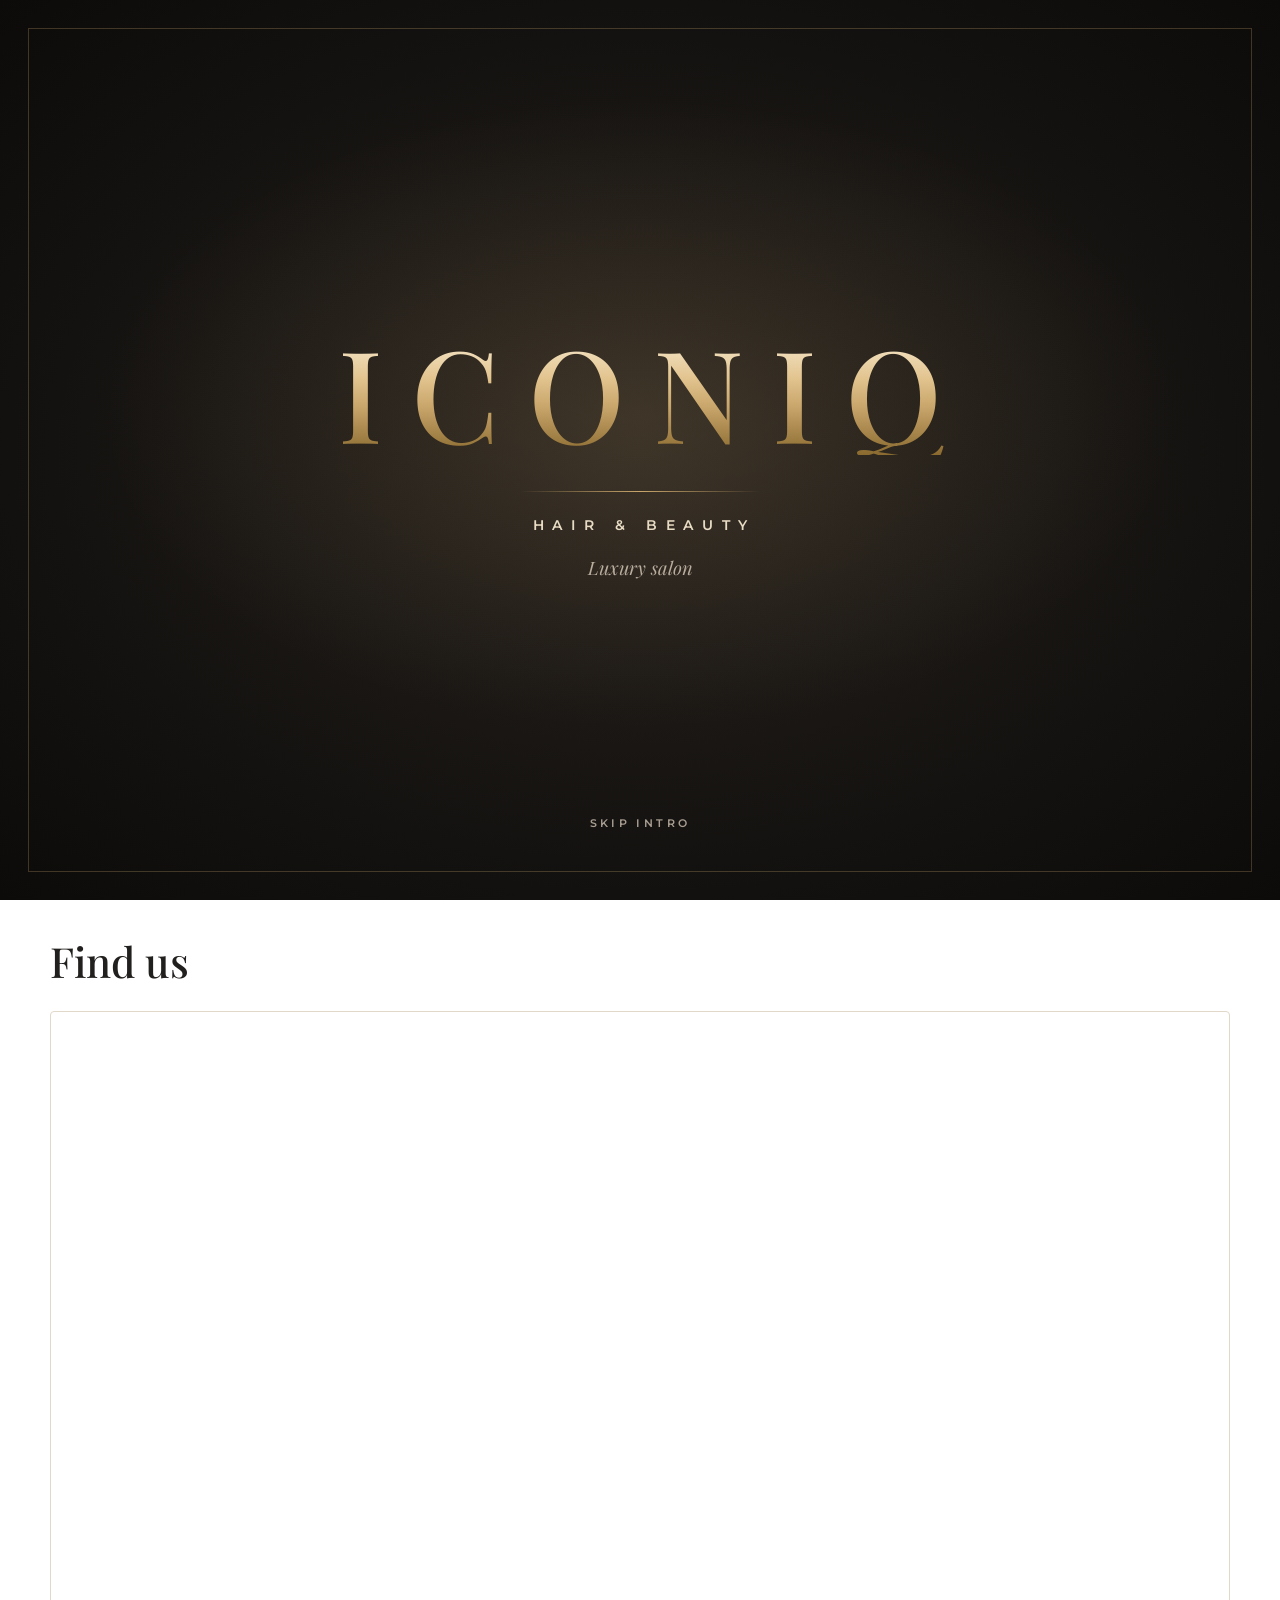
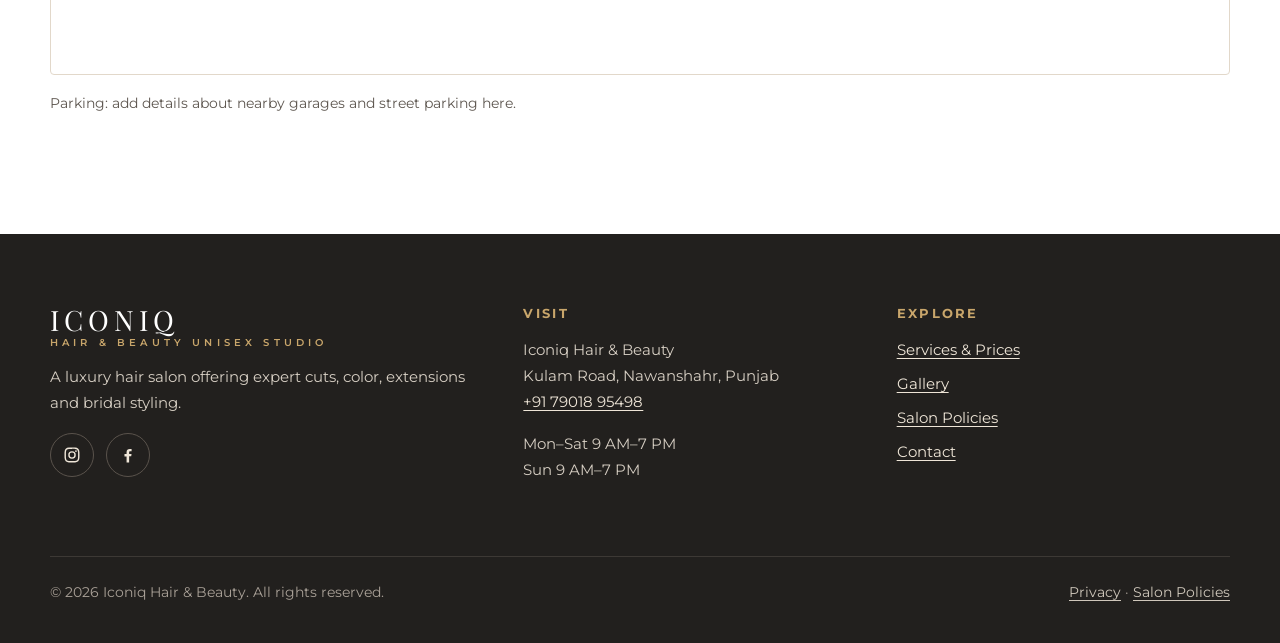
<file: public/contact.html>
<!DOCTYPE html>
<html lang="en">
<head>
  <meta charset="utf-8">
  <meta name="viewport" content="width=device-width, initial-scale=1">
  <title>Contact Iconiq Hair &amp; Beauty – Dallas Salon</title>
  <meta name="description" content="Get in touch with Iconiq Hair and Beauty. Find our Dallas address, hours, phone and contact form here to reach us and book your salon visit.">
  <link rel="canonical" href="https://www.iconiqsalon.com/contact">
  <meta property="og:type" content="website">
  <meta property="og:title" content="Contact Iconiq Hair &amp; Beauty – Dallas Salon">
  <meta property="og:description" content="Get in touch with Iconiq Hair and Beauty. Find our Dallas address, hours, phone and contact form here to reach us and book your salon visit.">
  <meta property="og:url" content="https://www.iconiqsalon.com/contact">
  <link rel="icon" href="favicon.svg" type="image/svg+xml">
  <link rel="preconnect" href="https://fonts.googleapis.com">
  <link rel="preconnect" href="https://fonts.gstatic.com" crossorigin>
  <link href="https://fonts.googleapis.com/css2?family=Montserrat:wght@400;500;600;700&family=Playfair+Display:ital,wght@0,500;0,600;1,500&display=swap" rel="stylesheet">
  <link rel="stylesheet" href="css/styles.css">
  <script>/* Welcome splash: once per visit, set before first paint (see js/main.js) */try{if(!sessionStorage.getItem("iconiq-splash")){document.documentElement.classList.add("splash");setTimeout(function(){document.documentElement.classList.remove("splash")},6000)}}catch(e){}</script>
  <script type="application/ld+json">
  {
    "@context": "https://schema.org",
    "@type": "HairSalon",
    "name": "Iconiq Hair & Beauty",
    "url": "https://www.iconiqsalon.com/",
    "sameAs": ["https://www.instagram.com/iconiq_unisex_studio/"],
    "telephone": "+91-7901895498",
    "priceRange": "$$$",
    "address": {
      "@type": "PostalAddress",
      "streetAddress": "Kulam Road",
      "addressLocality": "Nawanshahr",
      "addressRegion": "Punjab",
      "addressCountry": "IN"
    },
    "openingHoursSpecification": [
      { "@type": "OpeningHoursSpecification", "dayOfWeek": ["Monday","Tuesday","Wednesday","Thursday","Friday","Saturday"], "opens": "09:00", "closes": "19:00" },
      { "@type": "OpeningHoursSpecification", "dayOfWeek": "Sunday", "opens": "09:00", "closes": "19:00" }
    ]
  }
  </script>
</head>
<body>
  <a class="skip-link" href="#main">Skip to main content</a>

  <header class="site-header">
    <div class="container header-inner">
      <a class="logo" href="index.html" aria-label="Iconiq Hair and Beauty – home">
        <span class="logo-mark">ICONIQ</span><span class="logo-sub">Hair &amp; Beauty Unisex Studio</span>
      </a>
      <button class="nav-toggle" type="button" aria-expanded="false" aria-controls="site-nav">
        <span class="sr-only">Menu</span><span class="bar" aria-hidden="true"></span>
      </button>
      <nav id="site-nav" class="site-nav" aria-label="Main">
        <ul>
          <li><a href="index.html">Home</a></li>
          <li><a href="about.html">About</a></li>
          <li><a href="services.html">Services</a></li>
          <li><a href="gallery.html">Gallery</a></li>
          <li><a href="contact.html" aria-current="page">Contact</a></li>
        </ul>
        <a class="btn btn-primary" href="booking.html">Book Now</a>
        <a class="admin-link" href="/admin">Admin</a>
      </nav>
    </div>
  </header>

  <main id="main">
    <section class="page-hero">
      <div class="container">
        <p class="eyebrow">Contact</p>
        <h1>Visit us</h1>
        <p class="lead">Questions, special requests or group bookings? We're happy to help.</p>
      </div>
    </section>

    <section class="section">
      <div class="container contact-info">
          <div class="info-block">
            <h2>Location</h2>
            <address>Iconiq Hair &amp; Beauty<br>Kulam Road<br>Nawanshahr, Punjab</address>
            <p><a href="https://www.google.com/maps/search/?api=1&amp;query=Iconiq+Hair+and+Beauty+Kulam+Road+Nawanshahr">Get directions</a></p>
          </div>
          <div class="info-block">
            <h2>Hours</h2>
            <table class="hours">
              <caption class="sr-only">Opening hours</caption>
              <tbody>
                <tr><th scope="row">Monday – Saturday</th><td>9:00 AM – 7:00 PM</td></tr>
                <tr><th scope="row">Sunday</th><td>9:00 AM – 7:00 PM</td></tr>
              </tbody>
            </table>
            <p class="note" style="margin-top:.75rem">Holiday hours are posted on our Google profile and Instagram.</p>
          </div>
          <div class="info-block">
            <h2>Get in touch</h2>
            <p>Phone: <a href="tel:+917901895498">+91 79018 95498</a></p>
            <p>Follow us on <a href="https://www.instagram.com/iconiq_unisex_studio/" target="_blank" rel="noopener">Instagram</a> and <a href="https://www.facebook.com/share/19rzGJiCNi/" target="_blank" rel="noopener">Facebook</a> for the latest looks and promotions.</p>
          </div>
      </div>
    </section>

    <section class="section section-alt" aria-labelledby="map-title">
      <div class="container">
        <h2 id="map-title">Find us</h2>
        <div class="map-wrap">
          <iframe title="Map showing our location in Nawanshahr" src="https://www.google.com/maps/embed?pb=!1m18!1m12!1m3!1d13661.675524926244!2d76.1024869554199!3d31.125879799999996!2m3!1f0!2f0!3f0!3m2!1i1024!2i768!4f13.1!3m3!1m2!1s0x391abdc89a193ead%3A0xe2c15ade168df54!2sHi-Tech%20Eye%20Hospital%20-%20Best%20Eye%20Hospital%20in%20Nawanshahr!5e0!3m2!1sen!2sin!4v1789745769725!5m2!1sen!2sin" style="border:0;" allowfullscreen="" loading="lazy" referrerpolicy="strict-origin-when-cross-origin"></iframe>
        </div>
        <p class="note" style="margin-top:1rem">Parking: add details about nearby garages and street parking here.</p>
      </div>
    </section>
  </main>

  <footer class="site-footer">
    <div class="container footer-grid">
      <div>
        <a class="logo" href="index.html" aria-label="Iconiq Hair and Beauty – home"><span class="logo-mark">ICONIQ</span><span class="logo-sub">Hair &amp; Beauty Unisex Studio</span></a>
        <p>A luxury hair salon offering expert cuts, color, extensions and bridal styling.</p>
        <div class="social">
          <a href="https://www.instagram.com/iconiq_unisex_studio/" target="_blank" rel="noopener" aria-label="Iconiq on Instagram"><svg viewBox="0 0 24 24" aria-hidden="true"><path d="M12 7a5 5 0 1 0 0 10 5 5 0 0 0 0-10zm0 8.2a3.2 3.2 0 1 1 0-6.4 3.2 3.2 0 0 1 0 6.4zM17.3 5.5a1.2 1.2 0 1 0 0 2.4 1.2 1.2 0 0 0 0-2.4zM12 2c-2.7 0-3 0-4.1.1C4.3 2.2 2.2 4.3 2.1 7.9 2 9 2 9.3 2 12s0 3 .1 4.1c.1 3.6 2.2 5.7 5.8 5.8 1.1.1 1.4.1 4.1.1s3 0 4.1-.1c3.6-.1 5.7-2.2 5.8-5.8.1-1.1.1-1.4.1-4.1s0-3-.1-4.1c-.1-3.6-2.2-5.7-5.8-5.8C15 2 14.7 2 12 2zm0 1.8c2.7 0 3 0 4 .1 2.6.1 3.9 1.4 4 4 .1 1 .1 1.4.1 4.1s0 3-.1 4c-.1 2.6-1.4 3.9-4 4-1 .1-1.3.1-4 .1s-3 0-4-.1c-2.6-.1-3.9-1.4-4-4-.1-1-.1-1.3-.1-4s0-3 .1-4c.1-2.6 1.4-3.9 4-4 1-.1 1.3-.1 4-.1z"/></svg></a>
          <a href="https://www.facebook.com/" aria-label="Iconiq on Facebook"><svg viewBox="0 0 24 24" aria-hidden="true"><path d="M13.5 22v-8.2h2.8l.4-3.2h-3.2V8.5c0-.9.3-1.6 1.6-1.6h1.7V4.1c-.3 0-1.3-.1-2.5-.1-2.5 0-4.2 1.5-4.2 4.3v2.4H7.3v3.2h2.8V22h3.4z"/></svg></a>
        </div>
      </div>
      <div>
        <h2>Visit</h2>
        <address>Iconiq Hair &amp; Beauty<br>Kulam Road, Nawanshahr, Punjab</address>
        <p><a href="tel:+917901895498">+91 79018 95498</a></p>
        <p>Mon–Sat 9 AM–7 PM<br>Sun 9 AM–7 PM</p>
      </div>
      <div>
        <h2>Explore</h2>
        <ul>
          <li><a href="services.html">Services &amp; Prices</a></li>
          <li><a href="gallery.html">Gallery</a></li>
          <li><a href="policies.html">Salon Policies</a></li>
          <li><a href="contact.html">Contact</a></li>
        </ul>
      </div>
    </div>
    <div class="container footer-bottom">
      <p>© <span data-year>2026</span> Iconiq Hair &amp; Beauty. All rights reserved.</p>
      <p><a href="policies.html#privacy">Privacy</a> · <a href="policies.html">Salon Policies</a></p>
    </div>
  </footer>

  <nav class="mobile-bar" aria-label="Quick actions">
    <a class="call" href="tel:+917901895498">Call</a>
    <a class="book" href="booking.html">Book Now</a>
  </nav>

  <script src="js/main.js" defer></script>
</body>
</html>
</file>
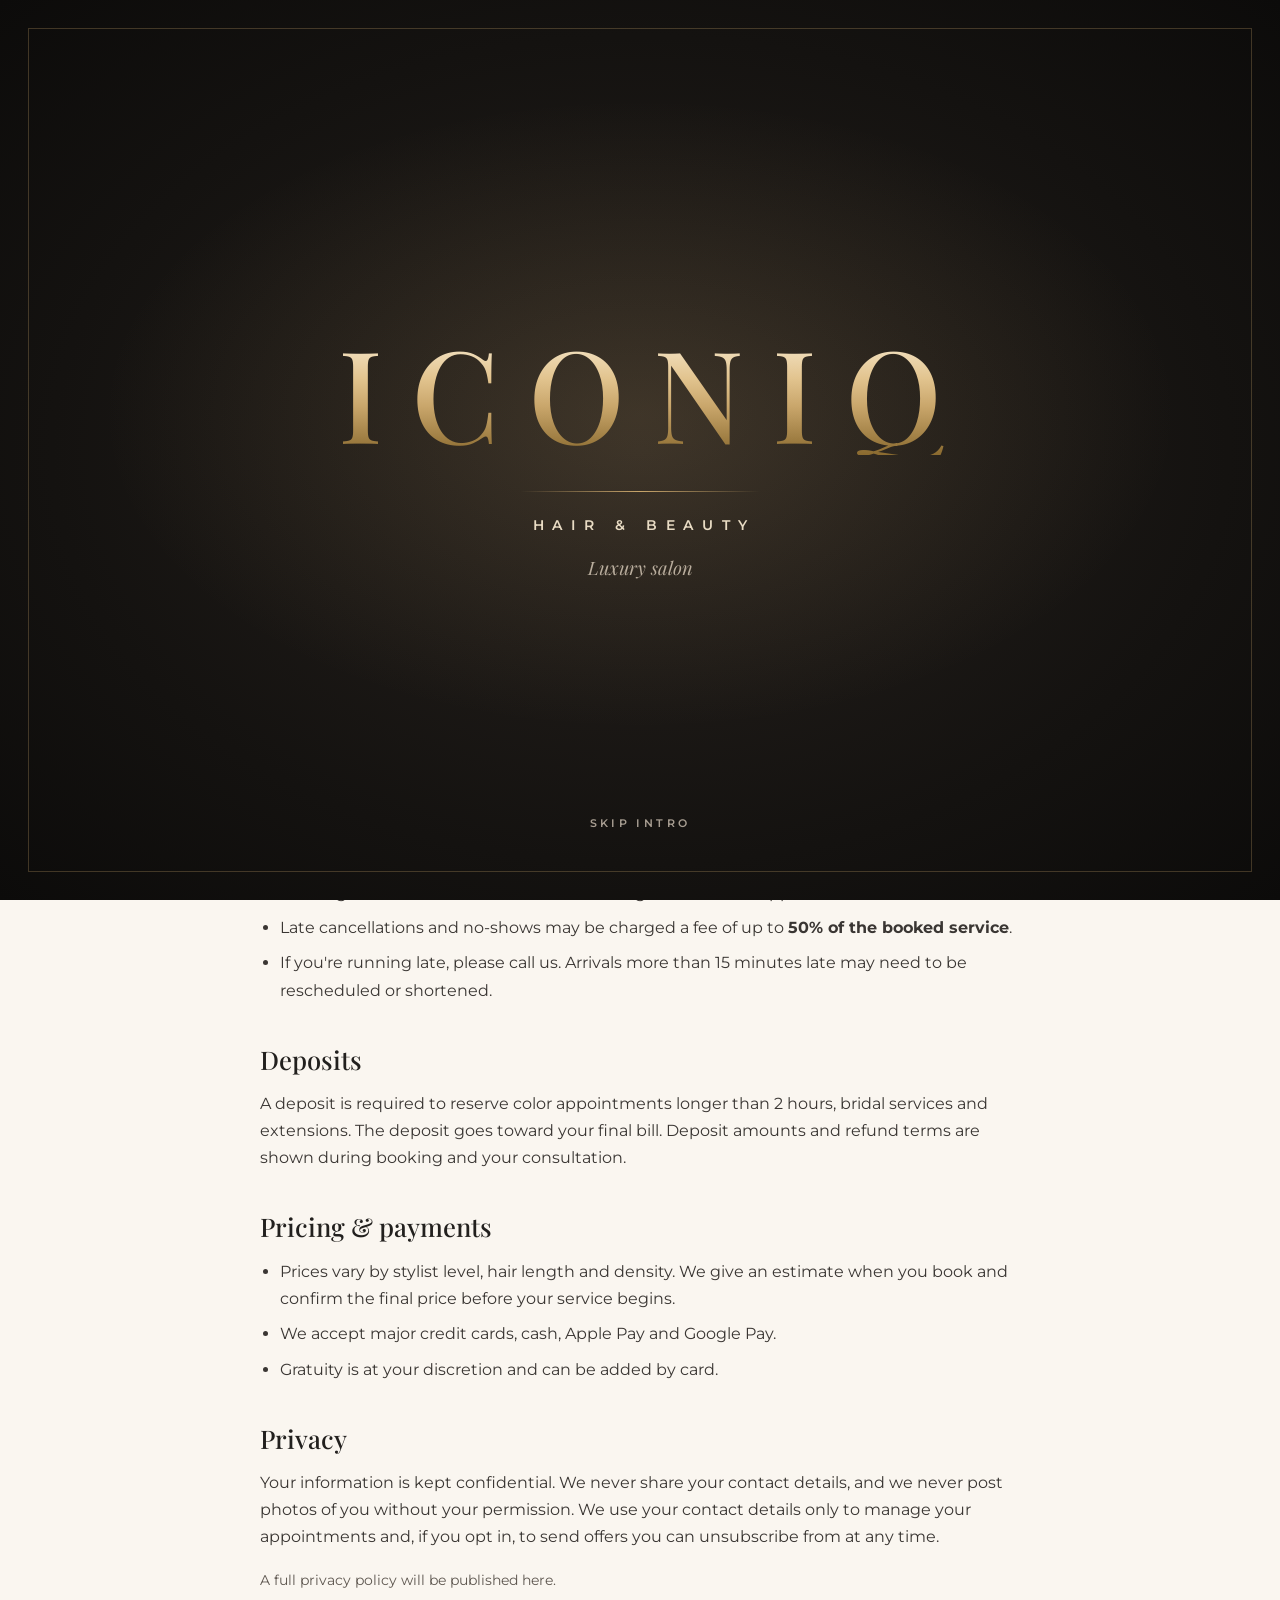
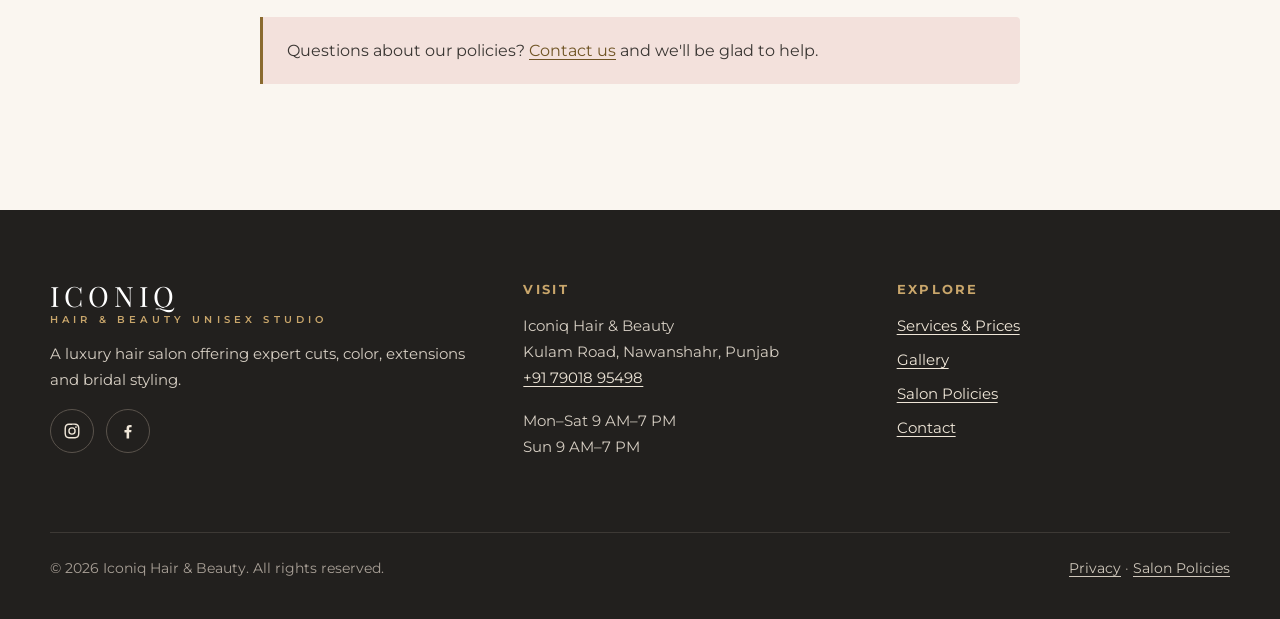
<file: public/policies.html>
<!DOCTYPE html>
<html lang="en">
<head>
  <meta charset="utf-8">
  <meta name="viewport" content="width=device-width, initial-scale=1">
  <title>Salon Policies – Iconiq Hair and Beauty</title>
  <meta name="description" content="Review Iconiq's salon policies on cancellations, no-shows, and privacy. We appreciate your understanding of our terms for appointments and services.">
  <link rel="canonical" href="https://www.iconiqsalon.com/policies">
  <meta property="og:type" content="website">
  <meta property="og:title" content="Salon Policies – Iconiq Hair and Beauty">
  <meta property="og:description" content="Review Iconiq's salon policies on cancellations, no-shows, and privacy. We appreciate your understanding of our terms for appointments and services.">
  <meta property="og:url" content="https://www.iconiqsalon.com/policies">
  <link rel="icon" href="favicon.svg" type="image/svg+xml">
  <link rel="preconnect" href="https://fonts.googleapis.com">
  <link rel="preconnect" href="https://fonts.gstatic.com" crossorigin>
  <link href="https://fonts.googleapis.com/css2?family=Montserrat:wght@400;500;600;700&family=Playfair+Display:ital,wght@0,500;0,600;1,500&display=swap" rel="stylesheet">
  <link rel="stylesheet" href="css/styles.css">
  <script>/* Welcome splash: once per visit, set before first paint (see js/main.js) */try{if(!sessionStorage.getItem("iconiq-splash")){document.documentElement.classList.add("splash");setTimeout(function(){document.documentElement.classList.remove("splash")},6000)}}catch(e){}</script>
</head>
<body>
  <a class="skip-link" href="#main">Skip to main content</a>

  <header class="site-header">
    <div class="container header-inner">
      <a class="logo" href="index.html" aria-label="Iconiq Hair and Beauty – home">
        <span class="logo-mark">ICONIQ</span><span class="logo-sub">Hair &amp; Beauty Unisex Studio</span>
      </a>
      <button class="nav-toggle" type="button" aria-expanded="false" aria-controls="site-nav">
        <span class="sr-only">Menu</span><span class="bar" aria-hidden="true"></span>
      </button>
      <nav id="site-nav" class="site-nav" aria-label="Main">
        <ul>
          <li><a href="index.html">Home</a></li>
          <li><a href="about.html">About</a></li>
          <li><a href="services.html">Services</a></li>
          <li><a href="gallery.html">Gallery</a></li>
          <li><a href="contact.html">Contact</a></li>
        </ul>
        <a class="btn btn-primary" href="booking.html">Book Now</a>
        <a class="admin-link" href="/admin">Admin</a>
      </nav>
    </div>
  </header>

  <main id="main">
    <section class="page-hero">
      <div class="container">
        <p class="eyebrow">Policies</p>
        <h1>Salon policies</h1>
        <p class="lead">These policies keep our schedule running smoothly and fair for every guest. Thank you for your understanding.</p>
      </div>
    </section>

    <section class="section">
      <div class="container narrow prose">
        <nav class="toc" aria-label="On this page">
          <ul>
            <li><a href="#cancellations">Appointments &amp; cancellations</a></li>
            <li><a href="#deposits">Deposits</a></li>
            <li><a href="#pricing">Pricing &amp; payments</a></li>
            <li><a href="#privacy">Privacy</a></li>
          </ul>
        </nav>

        <h2 id="cancellations">Appointments &amp; cancellations</h2>
        <ul>
          <li>All appointments are secured with a credit card on file.</li>
          <li>Please give at least <strong>24 hours' notice</strong> to change or cancel an appointment.</li>
          <li>Late cancellations and no-shows may be charged a fee of up to <strong>50% of the booked service</strong>.</li>
          <li>If you're running late, please call us. Arrivals more than 15 minutes late may need to be rescheduled or shortened.</li>
        </ul>

        <h2 id="deposits">Deposits</h2>
        <p>A deposit is required to reserve color appointments longer than 2 hours, bridal services and extensions. The deposit goes toward your final bill. Deposit amounts and refund terms are shown during booking and your consultation.</p>

        <h2 id="pricing">Pricing &amp; payments</h2>
        <ul>
          <li>Prices vary by stylist level, hair length and density. We give an estimate when you book and confirm the final price before your service begins.</li>
          <li>We accept major credit cards, cash, Apple Pay and Google Pay.</li>
          <li>Gratuity is at your discretion and can be added by card.</li>
        </ul>

        <h2 id="privacy">Privacy</h2>
        <p>Your information is kept confidential. We never share your contact details, and we never post photos of you without your permission. We use your contact details only to manage your appointments and, if you opt in, to send offers you can unsubscribe from at any time.</p>
        <p class="note"><!-- TODO: link the full Privacy Policy page once drafted (a WordPress privacy page template is a good start). -->A full privacy policy will be published here.</p>

        <div class="callout">
          <p>Questions about our policies? <a href="contact.html">Contact us</a> and we'll be glad to help.</p>
        </div>
      </div>
    </section>
  </main>

  <footer class="site-footer">
    <div class="container footer-grid">
      <div>
        <a class="logo" href="index.html" aria-label="Iconiq Hair and Beauty – home"><span class="logo-mark">ICONIQ</span><span class="logo-sub">Hair &amp; Beauty Unisex Studio</span></a>
        <p>A luxury hair salon offering expert cuts, color, extensions and bridal styling.</p>
        <div class="social">
          <a href="https://www.instagram.com/iconiq_unisex_studio/" target="_blank" rel="noopener" aria-label="Iconiq on Instagram"><svg viewBox="0 0 24 24" aria-hidden="true"><path d="M12 7a5 5 0 1 0 0 10 5 5 0 0 0 0-10zm0 8.2a3.2 3.2 0 1 1 0-6.4 3.2 3.2 0 0 1 0 6.4zM17.3 5.5a1.2 1.2 0 1 0 0 2.4 1.2 1.2 0 0 0 0-2.4zM12 2c-2.7 0-3 0-4.1.1C4.3 2.2 2.2 4.3 2.1 7.9 2 9 2 9.3 2 12s0 3 .1 4.1c.1 3.6 2.2 5.7 5.8 5.8 1.1.1 1.4.1 4.1.1s3 0 4.1-.1c3.6-.1 5.7-2.2 5.8-5.8.1-1.1.1-1.4.1-4.1s0-3-.1-4.1c-.1-3.6-2.2-5.7-5.8-5.8C15 2 14.7 2 12 2zm0 1.8c2.7 0 3 0 4 .1 2.6.1 3.9 1.4 4 4 .1 1 .1 1.4.1 4.1s0 3-.1 4c-.1 2.6-1.4 3.9-4 4-1 .1-1.3.1-4 .1s-3 0-4-.1c-2.6-.1-3.9-1.4-4-4-.1-1-.1-1.3-.1-4s0-3 .1-4c.1-2.6 1.4-3.9 4-4 1-.1 1.3-.1 4-.1z"/></svg></a>
          <a href="https://www.facebook.com/share/19rzGJiCNi/" target="_blank" rel="noopener" aria-label="Iconiq on Facebook"><svg viewBox="0 0 24 24" aria-hidden="true"><path d="M13.5 22v-8.2h2.8l.4-3.2h-3.2V8.5c0-.9.3-1.6 1.6-1.6h1.7V4.1c-.3 0-1.3-.1-2.5-.1-2.5 0-4.2 1.5-4.2 4.3v2.4H7.3v3.2h2.8V22h3.4z"/></svg></a>
        </div>
      </div>
      <div>
        <h2>Visit</h2>
        <address>Iconiq Hair &amp; Beauty<br>Kulam Road, Nawanshahr, Punjab</address>
        <p><a href="tel:+917901895498">+91 79018 95498</a></p>
        <p>Mon–Sat 9 AM–7 PM<br>Sun 9 AM–7 PM</p>
      </div>
      <div>
        <h2>Explore</h2>
        <ul>
          <li><a href="services.html">Services &amp; Prices</a></li>
          <li><a href="gallery.html">Gallery</a></li>
          <li><a href="policies.html" aria-current="page">Salon Policies</a></li>
          <li><a href="contact.html">Contact</a></li>
        </ul>
      </div>
    </div>
    <div class="container footer-bottom">
      <p>© <span data-year>2026</span> Iconiq Hair &amp; Beauty. All rights reserved.</p>
      <p><a href="policies.html#privacy">Privacy</a> · <a href="policies.html">Salon Policies</a></p>
    </div>
  </footer>

  <nav class="mobile-bar" aria-label="Quick actions">
    <a class="call" href="tel:+917901895498">Call</a>
    <a class="book" href="booking.html">Book Now</a>
  </nav>

  <script src="js/main.js" defer></script>
</body>
</html>
</file>
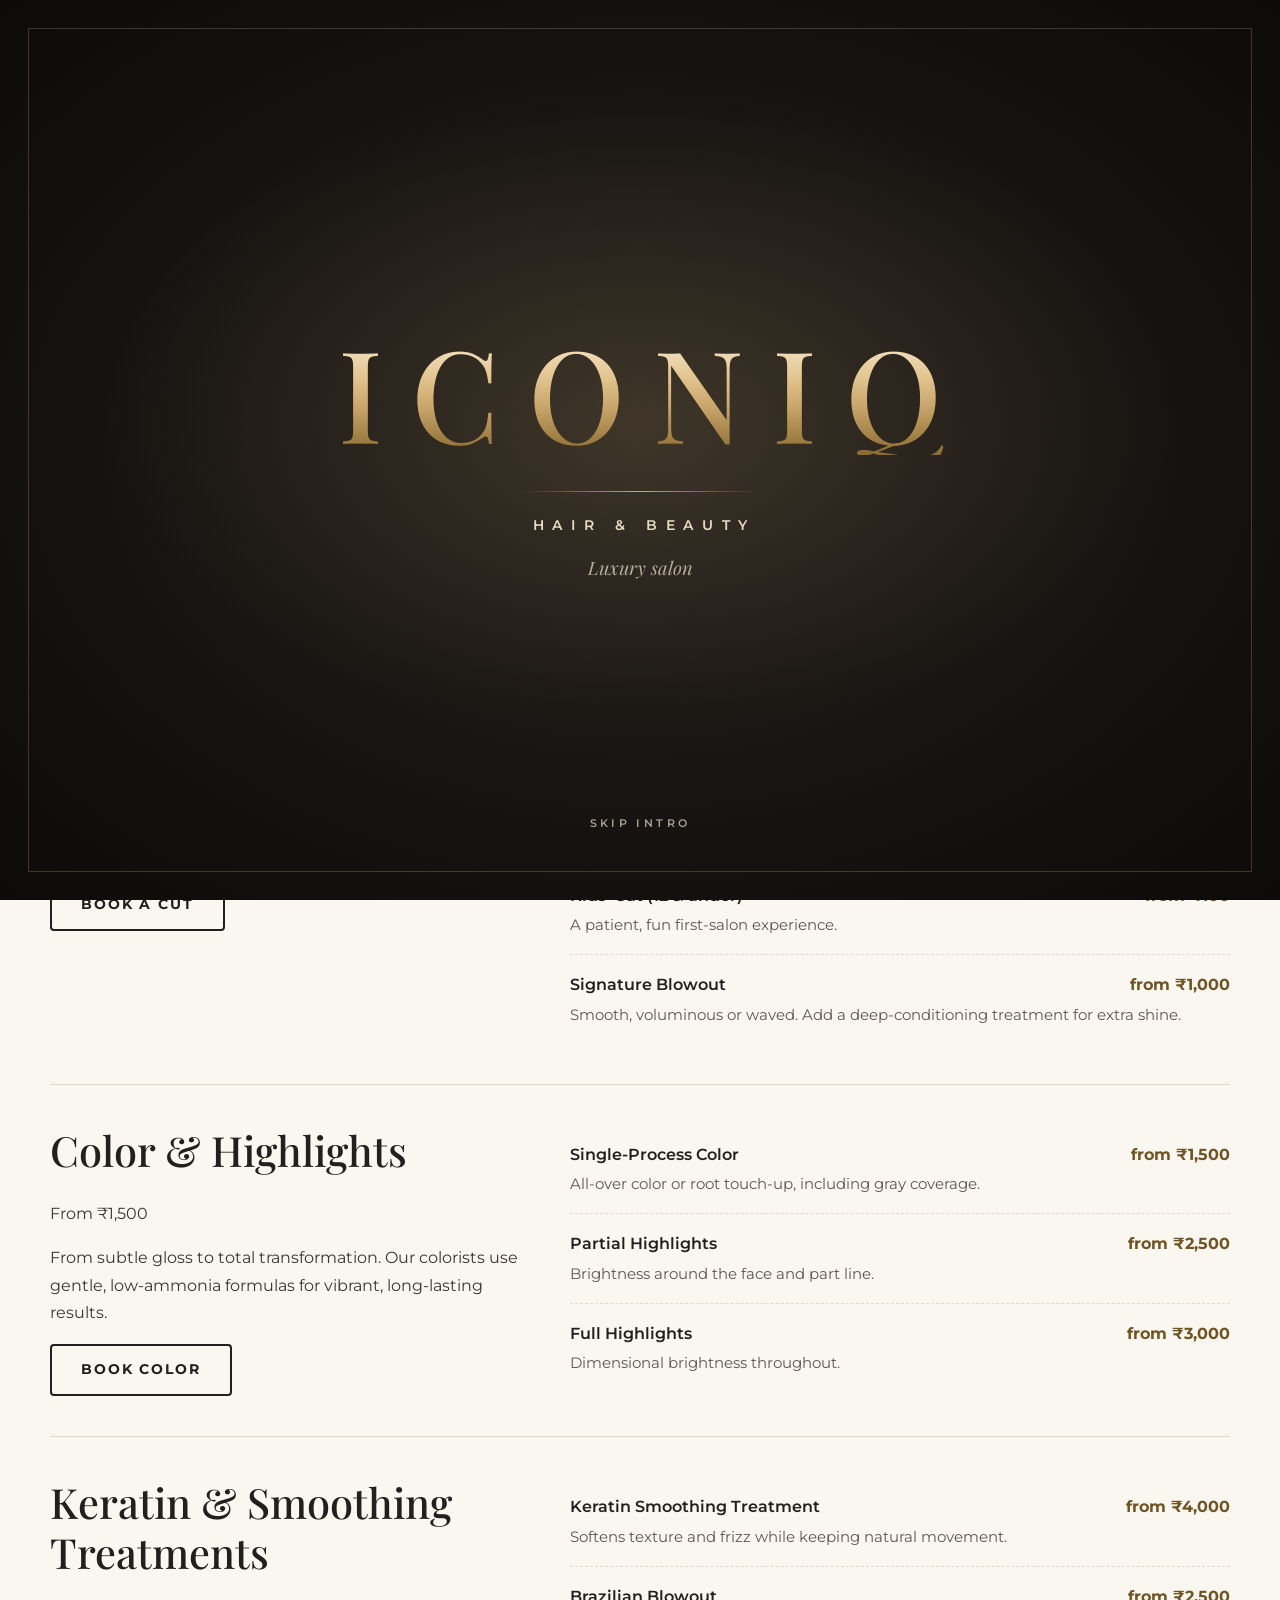
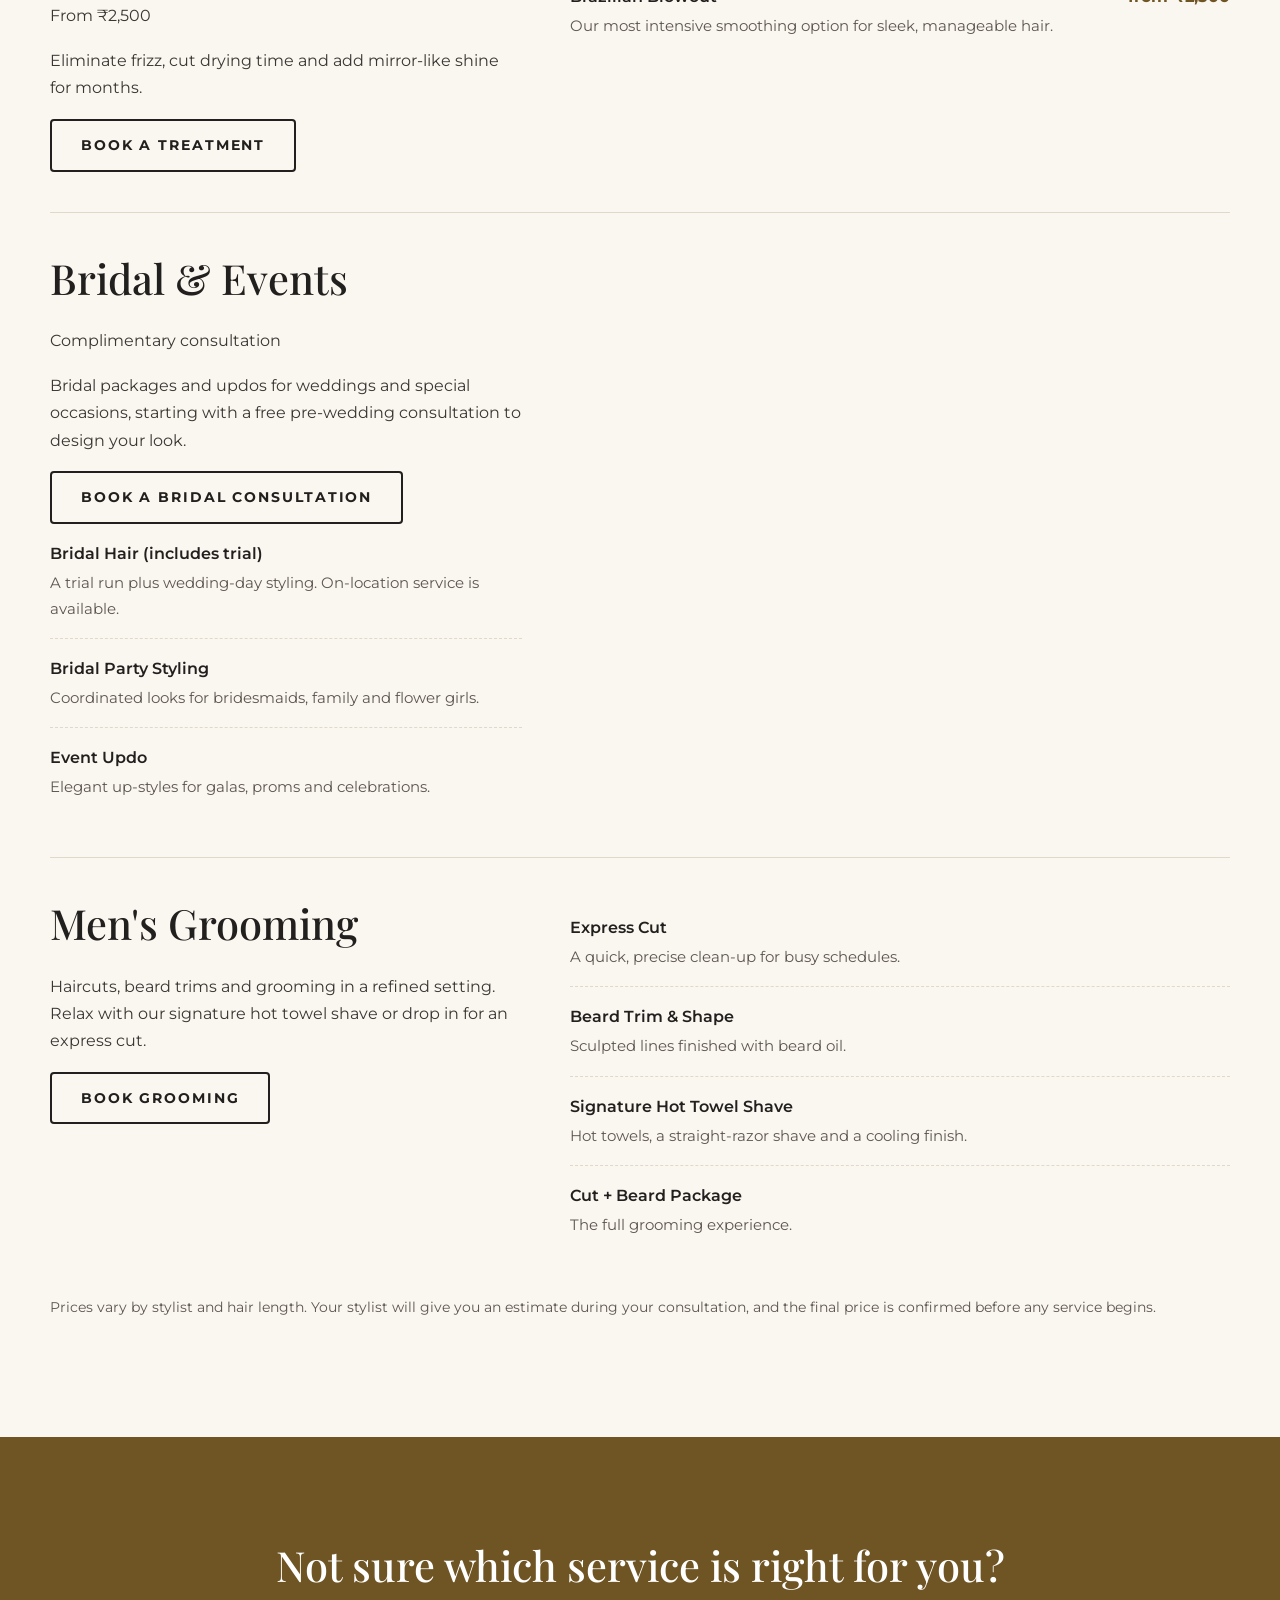
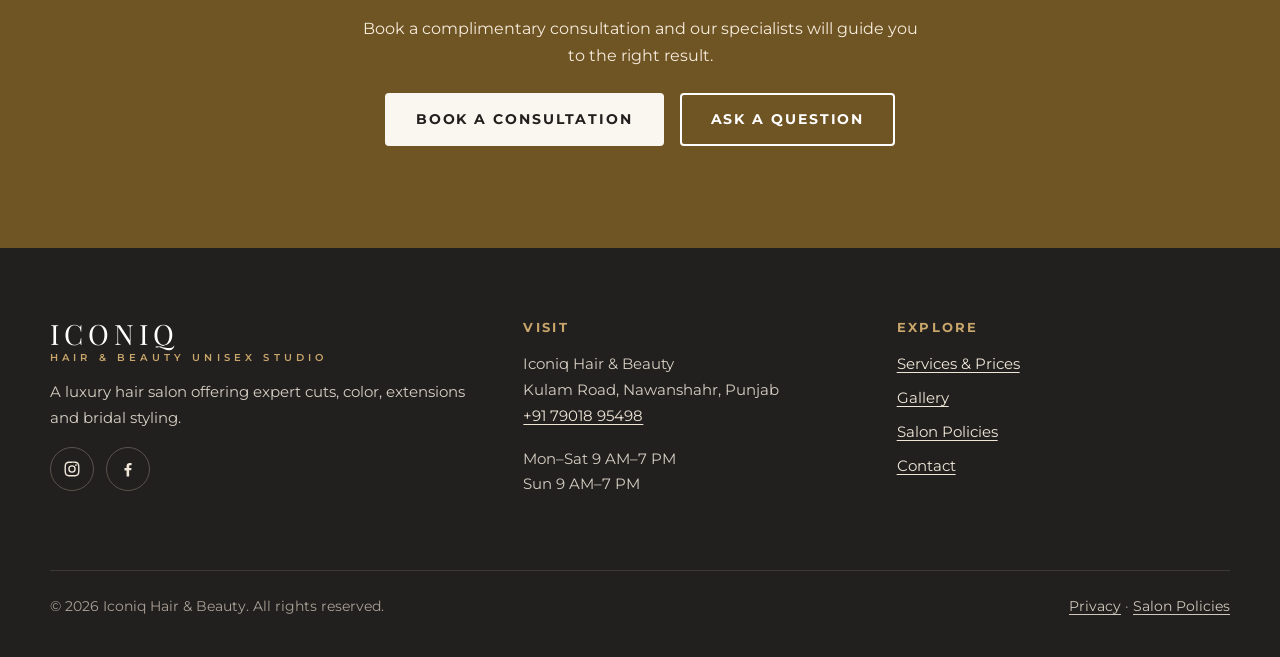
<file: public/services.html>
<!DOCTYPE html>
<html lang="en">
<head>
  <meta charset="utf-8">
  <meta name="viewport" content="width=device-width, initial-scale=1">
  <title>Salon Services – Cuts, Color &amp; More | Iconiq Dallas</title>
  <meta name="description" content="View Iconiq's full range of salon services. From precise haircuts to balayage and Keratin treatments, our Dallas stylists deliver expert care. Explore services and starting prices.">
  <link rel="canonical" href="https://www.iconiqsalon.com/services">
  <meta property="og:type" content="website">
  <meta property="og:title" content="Salon Services – Cuts, Color &amp; More | Iconiq Dallas">
  <meta property="og:description" content="View Iconiq's full range of salon services. From precise haircuts to balayage and Keratin treatments, our Dallas stylists deliver expert care. Explore services and starting prices.">
  <meta property="og:url" content="https://www.iconiqsalon.com/services">
  <link rel="icon" href="favicon.svg" type="image/svg+xml">
  <link rel="preconnect" href="https://fonts.googleapis.com">
  <link rel="preconnect" href="https://fonts.gstatic.com" crossorigin>
  <link href="https://fonts.googleapis.com/css2?family=Montserrat:wght@400;500;600;700&family=Playfair+Display:ital,wght@0,500;0,600;1,500&display=swap" rel="stylesheet">
  <link rel="stylesheet" href="css/styles.css">
  <script>/* Welcome splash: once per visit, set before first paint (see js/main.js) */try{if(!sessionStorage.getItem("iconiq-splash")){document.documentElement.classList.add("splash");setTimeout(function(){document.documentElement.classList.remove("splash")},6000)}}catch(e){}</script>
</head>
<body>
  <a class="skip-link" href="#main">Skip to main content</a>

  <header class="site-header">
    <div class="container header-inner">
      <a class="logo" href="index.html" aria-label="Iconiq Hair and Beauty – home">
        <span class="logo-mark">ICONIQ</span><span class="logo-sub">Hair &amp; Beauty Unisex Studio</span>
      </a>
      <button class="nav-toggle" type="button" aria-expanded="false" aria-controls="site-nav">
        <span class="sr-only">Menu</span><span class="bar" aria-hidden="true"></span>
      </button>
      <nav id="site-nav" class="site-nav" aria-label="Main">
        <ul>
          <li><a href="index.html">Home</a></li>
          <li><a href="about.html">About</a></li>
          <li><a href="services.html" aria-current="page">Services</a></li>
          <li><a href="gallery.html">Gallery</a></li>
          <li><a href="contact.html">Contact</a></li>
        </ul>
        <a class="btn btn-primary" href="booking.html">Book Now</a>
        <a class="admin-link" href="/admin">Admin</a>
      </nav>
    </div>
  </header>

  <main id="main">
    <section class="page-hero">
      <div class="container">
        <p class="eyebrow">Services &amp; prices</p>
        <h1>A full spectrum of hair and beauty services</h1>
        <p class="lead">Starting prices are listed to help you plan. Final pricing depends on your stylist's level, your hair's length and density, and the time required. We'll always confirm it with you before we begin.</p>
      </div>
    </section>

    <section class="section">
      <div class="container">
        <nav class="menu-nav" aria-label="Service categories">
          <a href="#cuts">Cuts &amp; Styling</a>
          <a href="#color">Color</a>
          <a href="#treatments">Smoothing</a>
          <a href="#bridal">Bridal &amp; Events</a>
          <a href="#mens">Men's Grooming</a>
        </nav>

        <!-- PLACEHOLDER PRICES: category "from" prices come from the strategy doc; item-level prices are suggestions for the owner to confirm. -->

        <section class="menu-category" id="cuts" aria-labelledby="cuts-title">
          <div class="menu-category-head">
            <div>
              <h2 id="cuts-title">Haircuts &amp; Styling</h2>
              <p class="price">From ₹80</p>
              <p>Creative cuts for women, men and kids, plus blowouts and styling for any occasion.</p>
              <a class="btn btn-outline" href="booking.html?service=cut">Book a Cut</a>
            </div>
            <ul class="menu-list">
              <li class="menu-item"><div class="menu-item-top"><span class="menu-item-name">Women's Precision Cut &amp; Style</span><span class="menu-item-price">from ₹500</span></div><p>Consultation, luxury shampoo with scalp massage, cut and blowout.</p></li>
              <li class="menu-item"><div class="menu-item-top"><span class="menu-item-name">Men's Cut</span><span class="menu-item-price">from ₹150</span></div><p>Tapers, fades and classic scissor cuts, finished with a style.</p></li>
              <li class="menu-item"><div class="menu-item-top"><span class="menu-item-name">Kids' Cut (12 &amp; under)</span><span class="menu-item-price">from ₹100</span></div><p>A patient, fun first-salon experience.</p></li>
              <li class="menu-item"><div class="menu-item-top"><span class="menu-item-name">Signature Blowout</span><span class="menu-item-price">from ₹1,000</span></div><p>Smooth, voluminous or waved. Add a deep-conditioning treatment for extra shine.</p></li>
            </ul>
          </div>
        </section>

        <section class="menu-category" id="color" aria-labelledby="color-title">
          <div class="menu-category-head">
            <div>
              <h2 id="color-title">Color &amp; Highlights</h2>
              <p class="price">From ₹1,500</p>
              <p>From subtle gloss to total transformation. Our colorists use gentle, low-ammonia formulas for vibrant, long-lasting results.</p>
              <a class="btn btn-outline" href="booking.html?service=color">Book Color</a>
            </div>
            <ul class="menu-list">
              <li class="menu-item"><div class="menu-item-top"><span class="menu-item-name">Single-Process Color</span><span class="menu-item-price">from ₹1,500</span></div><p>All-over color or root touch-up, including gray coverage.</p></li>
              <li class="menu-item"><div class="menu-item-top"><span class="menu-item-name">Partial Highlights</span><span class="menu-item-price">from ₹2,500</span></div><p>Brightness around the face and part line.</p></li>
              <li class="menu-item"><div class="menu-item-top"><span class="menu-item-name">Full Highlights</span><span class="menu-item-price">from ₹3,000</span></div><p>Dimensional brightness throughout.</p></li>
            </ul>
          </div>
        </section>

        <section class="menu-category" id="treatments" aria-labelledby="treatments-title">
          <div class="menu-category-head">
            <div>
              <h2 id="treatments-title">Keratin &amp; Smoothing Treatments</h2>
              <p class="price">From ₹2,500</p>
              <p>Eliminate frizz, cut drying time and add mirror-like shine for months.</p>
              <a class="btn btn-outline" href="booking.html?service=keratin">Book a Treatment</a>
            </div>
            <ul class="menu-list">
              <li class="menu-item"><div class="menu-item-top"><span class="menu-item-name">Keratin Smoothing Treatment</span><span class="menu-item-price">from ₹4,000</span></div><p>Softens texture and frizz while keeping natural movement.</p></li>
              <li class="menu-item"><div class="menu-item-top"><span class="menu-item-name">Brazilian Blowout</span><span class="menu-item-price">from ₹2,500</span></div><p>Our most intensive smoothing option for sleek, manageable hair.</p></li>
            </ul>
          </div>
        </section>


        <section class="menu-category" id="bridal" aria-labelledby="bridal-title">
          <div class="menu-category-head">
            <div>
              <h2 id="bridal-title">Bridal &amp; Events</h2>
              <p class="price">Complimentary consultation</p>
              <p>Bridal packages and updos for weddings and special occasions, starting with a free pre-wedding consultation to design your look.</p>
              <a class="btn btn-outline" href="booking.html?service=bridal">Book a Bridal Consultation</a>
              <ul class="menu-list">
                <li class="menu-item"><div class="menu-item-top"><span class="menu-item-name">Bridal Hair (includes trial)</span></div><p>A trial run plus wedding-day styling. On-location service is available.</p></li>
                <li class="menu-item"><div class="menu-item-top"><span class="menu-item-name">Bridal Party Styling</span></div><p>Coordinated looks for bridesmaids, family and flower girls.</p></li>
                <li class="menu-item"><div class="menu-item-top"><span class="menu-item-name">Event Updo</span></div><p>Elegant up-styles for galas, proms and celebrations.</p></li>
              </ul>
            </div>
          </div>
        </section>

        <section class="menu-category" id="mens" aria-labelledby="mens-title">
          <div class="menu-category-head">
            <div>
              <h2 id="mens-title">Men's Grooming</h2>
              <p>Haircuts, beard trims and grooming in a refined setting. Relax with our signature hot towel shave or drop in for an express cut.</p>
              <a class="btn btn-outline" href="booking.html?service=mens">Book Grooming</a>
            </div>
            <ul class="menu-list">
              <li class="menu-item"><div class="menu-item-top"><span class="menu-item-name">Express Cut</span></div><p>A quick, precise clean-up for busy schedules.</p></li>
              <li class="menu-item"><div class="menu-item-top"><span class="menu-item-name">Beard Trim &amp; Shape</span></div><p>Sculpted lines finished with beard oil.</p></li>
              <li class="menu-item"><div class="menu-item-top"><span class="menu-item-name">Signature Hot Towel Shave</span></div><p>Hot towels, a straight-razor shave and a cooling finish.</p></li>
              <li class="menu-item"><div class="menu-item-top"><span class="menu-item-name">Cut + Beard Package</span></div><p>The full grooming experience.</p></li>
            </ul>
          </div>
        </section>

        <p class="note">Prices vary by stylist and hair length. Your stylist will give you an estimate during your consultation, and the final price is confirmed before any service begins.</p>
      </div>
    </section>

    <section class="section cta-band" aria-labelledby="cta-title">
      <div class="container">
        <h2 id="cta-title">Not sure which service is right for you?</h2>
        <p>Book a complimentary consultation and our specialists will guide you to the right result.</p>
        <div class="btn-row">
          <a class="btn btn-light" href="booking.html?service=consult">Book a Consultation</a>
          <a class="btn btn-outline-light" href="contact.html">Ask a Question</a>
        </div>
      </div>
    </section>
  </main>

  <footer class="site-footer">
    <div class="container footer-grid">
      <div>
        <a class="logo" href="index.html" aria-label="Iconiq Hair and Beauty Unisex Studio – home"><span class="logo-mark">ICONIQ</span><span class="logo-sub">Hair &amp; Beauty Unisex Studio</span></a>
        <p>A luxury hair salon offering expert cuts, color, extensions and bridal styling.</p>
        <div class="social">
          <a href="https://www.instagram.com/iconiq_unisex_studio/" target="_blank" rel="noopener" aria-label="Iconiq on Instagram"><svg viewBox="0 0 24 24" aria-hidden="true"><path d="M12 7a5 5 0 1 0 0 10 5 5 0 0 0 0-10zm0 8.2a3.2 3.2 0 1 1 0-6.4 3.2 3.2 0 0 1 0 6.4zM17.3 5.5a1.2 1.2 0 1 0 0 2.4 1.2 1.2 0 0 0 0-2.4zM12 2c-2.7 0-3 0-4.1.1C4.3 2.2 2.2 4.3 2.1 7.9 2 9 2 9.3 2 12s0 3 .1 4.1c.1 3.6 2.2 5.7 5.8 5.8 1.1.1 1.4.1 4.1.1s3 0 4.1-.1c3.6-.1 5.7-2.2 5.8-5.8.1-1.1.1-1.4.1-4.1s0-3-.1-4.1c-.1-3.6-2.2-5.7-5.8-5.8C15 2 14.7 2 12 2zm0 1.8c2.7 0 3 0 4 .1 2.6.1 3.9 1.4 4 4 .1 1 .1 1.4.1 4.1s0 3-.1 4c-.1 2.6-1.4 3.9-4 4-1 .1-1.3.1-4 .1s-3 0-4-.1c-2.6-.1-3.9-1.4-4-4-.1-1-.1-1.3-.1-4s0-3 .1-4c.1-2.6 1.4-3.9 4-4 1-.1 1.3-.1 4-.1z"/></svg></a>
          <a href="https://www.facebook.com/share/19rzGJiCNi/" target="_blank" rel="noopener" aria-label="Iconiq on Facebook"><svg viewBox="0 0 24 24" aria-hidden="true"><path d="M13.5 22v-8.2h2.8l.4-3.2h-3.2V8.5c0-.9.3-1.6 1.6-1.6h1.7V4.1c-.3 0-1.3-.1-2.5-.1-2.5 0-4.2 1.5-4.2 4.3v2.4H7.3v3.2h2.8V22h3.4z"/></svg></a>
        </div>
      </div>
      <div>
        <h2>Visit</h2>
        <address>Iconiq Hair &amp; Beauty<br>Kulam Road, Nawanshahr, Punjab</address>
        <p><a href="tel:+917901895498">+91 79018 95498</a></p>
        <p>Mon–Sat 9 AM–7 PM<br>Sun 9 AM–7 PM</p>
      </div>
      <div>
        <h2>Explore</h2>
        <ul>
          <li><a href="services.html">Services &amp; Prices</a></li>
          <li><a href="gallery.html">Gallery</a></li>
          <li><a href="policies.html">Salon Policies</a></li>
          <li><a href="contact.html">Contact</a></li>
        </ul>
      </div>
    </div>
    <div class="container footer-bottom">
      <p>© <span data-year>2026</span> Iconiq Hair &amp; Beauty. All rights reserved.</p>
      <p><a href="policies.html#privacy">Privacy</a> · <a href="policies.html">Salon Policies</a></p>
    </div>
  </footer>

  <nav class="mobile-bar" aria-label="Quick actions">
    <a class="call" href="tel:+917901895498">Call</a>
    <a class="book" href="booking.html">Book Now</a>
  </nav>

  <script src="js/main.js" defer></script>
</body>
</html>
</file>
<file: css/styles.css>
/* ==========================================================================
   Iconiq Hair & Beauty — site styles
   Palette: warm cream backgrounds, charcoal text, deep gold accent.
   All text/background pairs meet WCAG 2.1 AA (>= 4.5:1).
   ========================================================================== */

:root {
  --cream: #faf6f0;
  --cream-deep: #f1e9dd;
  --blush: #f3e1dc;
  --charcoal: #22201e;
  --ink: #3a3633;
  --muted: #5e5750;          /* 6.6:1 on cream */
  --gold: #8a6a2f;           /* 5.0:1 on white, used for accents + buttons */
  --gold-dark: #6f5424;
  --gold-soft: #c9a66b;      /* decorative only, never for text on light bg */
  --line: #e2d8ca;
  --white: #ffffff;
  --error: #a3261b;
  --success: #2f6b3a;

  --font-display: "Playfair Display", Georgia, "Times New Roman", serif;
  --font-body: "Montserrat", "Helvetica Neue", Arial, sans-serif;

  --radius: 4px;
  --shadow: 0 10px 30px rgba(34, 32, 30, 0.08);
  --container: 1180px;
  --header-h: 76px;
}

*, *::before, *::after { box-sizing: border-box; }

html { scroll-behavior: smooth; }
@media (prefers-reduced-motion: reduce) {
  html { scroll-behavior: auto; }
  *, *::before, *::after { transition: none !important; animation: none !important; }
}

body {
  margin: 0;
  font-family: var(--font-body);
  font-size: 1rem;           /* 16px minimum body text */
  line-height: 1.7;
  color: var(--ink);
  background: var(--cream);
  -webkit-font-smoothing: antialiased;
}

img { max-width: 100%; height: auto; display: block; }

h1, h2, h3, h4 {
  font-family: var(--font-display);
  color: var(--charcoal);
  line-height: 1.2;
  font-weight: 500;
  margin: 0 0 0.6em;
}
h1 { font-size: clamp(2.3rem, 5vw, 3.8rem); }
h2 { font-size: clamp(1.8rem, 3.5vw, 2.6rem); }
h3 { font-size: 1.35rem; }
p { margin: 0 0 1.1em; }

a { color: var(--gold-dark); text-underline-offset: 3px; }
a:hover { color: var(--charcoal); }

:focus-visible {
  outline: 3px solid var(--gold);
  outline-offset: 3px;
}

.container { width: min(100% - 2rem, var(--container)); margin-inline: auto; }
.narrow { max-width: 760px; }

.sr-only {
  position: absolute; width: 1px; height: 1px; padding: 0; margin: -1px;
  overflow: hidden; clip: rect(0, 0, 0, 0); white-space: nowrap; border: 0;
}

.skip-link {
  position: absolute; left: 1rem; top: -100px; z-index: 1000;
  background: var(--charcoal); color: var(--white); padding: 0.75rem 1.25rem;
  text-decoration: none; font-weight: 600;
}
.skip-link:focus { top: 1rem; color: var(--white); }

.eyebrow {
  display: inline-block;
  font-size: 0.8rem; font-weight: 600; letter-spacing: 0.22em; text-transform: uppercase;
  color: var(--gold-dark); margin-bottom: 0.9rem;
}

/* ---------- Welcome splash ----------
   Shown once per browser session. A tiny script in <head> adds .splash to <html>
   before first paint so the page never flashes behind the intro. */
html.splash body { overflow: hidden; }
html.splash::after {
  content: ""; position: fixed; inset: 0; z-index: 9998; background: #141210;
}
.splash-screen {
  position: fixed; inset: 0; z-index: 9999;
  display: grid; place-items: center; overflow: hidden;
  background:
    radial-gradient(ellipse 60% 50% at 50% 46%, rgba(201,166,107,.16) 0%, transparent 70%),
    radial-gradient(ellipse at 50% 50%, #26211d 0%, #141210 65%, #0c0b0a 100%);
  color: var(--white);
  transition: transform 1s cubic-bezier(.77,0,.18,1), opacity .8s ease;
}
.splash-screen.is-leaving { transform: translateY(-100%); }
/* Thin gold frame that draws in around the edges */
.splash-screen::before {
  content: ""; position: absolute; inset: clamp(14px, 3vw, 28px);
  border: 1px solid rgba(201,166,107,.28); pointer-events: none;
  opacity: 0; transform: scale(1.02);
  animation: splashFade 1.2s ease .1s forwards;
}
.splash-inner { position: relative; text-align: center; padding: 0 1rem; }
.splash-word {
  position: relative; display: flex; justify-content: center;
  margin: 0; font-family: var(--font-display); font-weight: 500; line-height: 1;
  font-size: clamp(3.2rem, 13vw, 8rem);
  letter-spacing: 0.22em; margin-right: -0.22em; /* re-centre after trailing spacing */
  overflow: hidden; padding: 0.08em 0 0.3em; margin-bottom: -0.22em; /* room for the Q tail */
}
.splash-word span {
  display: inline-block; opacity: 0; transform: translateY(55%); filter: blur(10px);
  background: linear-gradient(180deg, #fbf1dc 0%, #e2c48f 40%, #c9a66b 62%, #8a6a2f 100%);
  -webkit-background-clip: text; background-clip: text; color: transparent;
  animation: splashLetter 1s cubic-bezier(.2,.75,.2,1) forwards;
  animation-delay: calc(var(--i) * 95ms + 250ms);
}
/* Light sweep across the word once the letters have landed */
.splash-word::after {
  content: ""; position: absolute; top: 0; bottom: 0; left: -40%; width: 30%;
  background: linear-gradient(100deg, transparent 0%, rgba(255,248,230,.55) 50%, transparent 100%);
  transform: skewX(-18deg); mix-blend-mode: soft-light; opacity: 0;
  animation: splashShine 1.3s ease-in-out 1.15s forwards;
}
.splash-line {
  width: 0; height: 1px; margin: 1.6rem auto 1.3rem;
  background: linear-gradient(90deg, transparent, var(--gold-soft), transparent);
  animation: splashLine 1s cubic-bezier(.65,0,.35,1) 1s forwards;
}
.splash-sub {
  margin: 0; font-size: clamp(0.72rem, 2.2vw, 0.9rem); font-weight: 600;
  letter-spacing: 0.6em; margin-right: -0.6em; text-transform: uppercase; color: #e9dcc4;
  opacity: 0; animation: splashRise .9s ease 1.35s forwards;
}
.splash-tag {
  margin: 0.9rem 0 0; font-family: var(--font-display); font-style: italic;
  font-size: clamp(0.95rem, 2.6vw, 1.15rem); color: #b9ad9d;
  opacity: 0; animation: splashRise .9s ease 1.65s forwards;
}
.splash-skip {
  position: absolute; left: 50%; bottom: clamp(28px, 6vh, 56px); transform: translateX(-50%);
  min-height: 44px; padding: 0.5rem 1.25rem; cursor: pointer;
  background: none; border: 0; color: #a79d91;
  font: 600 0.7rem/1 var(--font-body); letter-spacing: 0.3em; text-transform: uppercase;
  opacity: 0; animation: splashOpacity .6s ease .8s forwards;
}
.splash-skip:hover, .splash-skip:focus-visible { color: var(--white); }

@keyframes splashLetter { to { opacity: 1; transform: none; filter: blur(0); } }
@keyframes splashShine { 0% { left: -40%; opacity: 1; } 100% { left: 120%; opacity: 1; } }
@keyframes splashLine { to { width: min(240px, 50vw); } }
@keyframes splashRise { from { opacity: 0; transform: translateY(8px); } to { opacity: 1; transform: none; } }
@keyframes splashFade { to { opacity: 1; transform: none; } }
@keyframes splashOpacity { to { opacity: 1; } }

/* Reduced motion: show everything at once, then a gentle fade instead of the lift */
@media (prefers-reduced-motion: reduce) {
  .splash-screen *, .splash-screen::before { animation: none !important; opacity: 1 !important; transform: none !important; filter: none !important; }
  .splash-line { width: min(240px, 50vw); }
  .splash-word::after { display: none; }
  .splash-skip { transform: translateX(-50%) !important; }
  .splash-screen.is-leaving { transform: none; opacity: 0; }
}

/* ---------- Buttons ---------- */
.btn {
  display: inline-flex; align-items: center; justify-content: center; gap: 0.5rem;
  min-height: 48px; padding: 0.8rem 1.8rem;
  font-family: var(--font-body); font-size: 0.85rem; font-weight: 700;
  letter-spacing: 0.14em; text-transform: uppercase; text-decoration: none;
  border: 2px solid transparent; border-radius: var(--radius); cursor: pointer;
  transition: background-color .2s, color .2s, border-color .2s, transform .2s;
}
.btn:hover { transform: translateY(-1px); }
.btn-primary { background: var(--gold); color: var(--white); }
.btn-primary:hover { background: var(--gold-dark); color: var(--white); }
.btn-dark { background: var(--charcoal); color: var(--cream); }
.btn-dark:hover { background: #000; color: var(--white); }
.btn-outline { background: transparent; color: var(--charcoal); border-color: var(--charcoal); }
.btn-outline:hover { background: var(--charcoal); color: var(--cream); }
.btn-light { background: var(--cream); color: var(--charcoal); }
.btn-light:hover { background: var(--white); color: var(--charcoal); }
.btn-outline-light { background: transparent; color: var(--white); border-color: var(--white); }
.btn-outline-light:hover { background: var(--white); color: var(--charcoal); }
.btn-row { display: flex; flex-wrap: wrap; gap: 1rem; }

/* ---------- Header / navigation ---------- */
.site-header {
  position: sticky; top: 0; z-index: 100;
  background: rgba(250, 246, 240, 0.97);
  border-bottom: 1px solid var(--line);
  backdrop-filter: blur(6px);
}
.header-inner {
  display: flex; align-items: center; justify-content: space-between;
  min-height: var(--header-h); gap: 1rem;
}
.logo {
  display: flex; flex-direction: column; line-height: 1; text-decoration: none;
  color: var(--charcoal);
}
.logo-mark { font-family: var(--font-display); font-size: 1.75rem; letter-spacing: 0.18em; }
.logo-sub { font-size: 0.62rem; letter-spacing: 0.42em; text-transform: uppercase; color: var(--gold-dark); margin-top: 0.3rem; font-weight: 600; }

.site-nav { display: flex; align-items: center; gap: 1.75rem; }
.site-nav ul { display: flex; gap: 1.5rem; list-style: none; margin: 0; padding: 0; }
.site-nav ul a {
  font-size: 0.8rem; font-weight: 600; letter-spacing: 0.12em; text-transform: uppercase;
  color: var(--charcoal); text-decoration: none; padding: 0.4rem 0;
  border-bottom: 2px solid transparent;
}
.site-nav ul a:hover, .site-nav ul a[aria-current="page"] { border-bottom-color: var(--gold); }
.site-nav .btn { min-height: 44px; padding: 0.6rem 1.3rem; }
.site-nav .admin-link {
  min-height: 44px; display: inline-flex; align-items: center; padding: 0.6rem 1.1rem;
  border: 1px solid var(--line); border-radius: var(--radius); text-decoration: none;
  font-size: 0.75rem; font-weight: 600; letter-spacing: 0.12em; text-transform: uppercase;
  color: var(--muted);
}
.site-nav .admin-link:hover, .site-nav .admin-link:focus-visible {
  border-color: var(--gold); color: var(--gold-dark);
}

.nav-toggle {
  display: none; width: 48px; height: 48px; background: none; border: 0; cursor: pointer;
  position: relative; color: var(--charcoal);
}
.nav-toggle .bar, .nav-toggle .bar::before, .nav-toggle .bar::after {
  position: absolute; left: 12px; width: 24px; height: 2px; background: currentColor;
  transition: transform .25s, opacity .25s; content: "";
}
.nav-toggle .bar { top: 23px; }
.nav-toggle .bar::before { top: -7px; left: 0; }
.nav-toggle .bar::after { top: 7px; left: 0; }
.nav-toggle[aria-expanded="true"] .bar { background: transparent; }
.nav-toggle[aria-expanded="true"] .bar::before { transform: translateY(7px) rotate(45deg); }
.nav-toggle[aria-expanded="true"] .bar::after { transform: translateY(-7px) rotate(-45deg); }

@media (max-width: 960px) {
  .nav-toggle { display: block; }
  .site-nav {
    position: fixed; inset: var(--header-h) 0 auto 0;
    flex-direction: column; align-items: stretch; gap: 1rem;
    background: var(--cream); padding: 1.5rem 1rem 2rem;
    border-bottom: 1px solid var(--line); box-shadow: var(--shadow);
    max-height: calc(100vh - var(--header-h)); overflow-y: auto;
    display: none;
  }
  .site-nav.is-open { display: flex; }
  .site-nav ul { flex-direction: column; gap: 0; }
  .site-nav ul a { display: block; padding: 0.95rem 0; font-size: 0.95rem; border-bottom: 1px solid var(--line); }
  .site-nav ul a[aria-current="page"] { color: var(--gold-dark); border-bottom-color: var(--line); }
  .site-nav .admin-link { justify-content: center; }
}

/* ---------- Sections ---------- */
.section { padding: clamp(4rem, 8vw, 7rem) 0; }
.section-alt { background: var(--white); }
.section-blush { background: var(--blush); }
.section-dark { background: var(--charcoal); color: #e9e2d8; }
.section-dark h2, .section-dark h3 { color: var(--white); }
.section-dark .eyebrow { color: var(--gold-soft); }
.section-head { max-width: 680px; margin-bottom: 3rem; }
.section-head.center { text-align: center; margin-inline: auto; }
.lead { font-size: 1.15rem; color: var(--muted); }
.section-dark .lead { color: #d6cec3; }

/* ---------- Photo placeholders ----------
   Swap each .photo for a real <img> (with descriptive alt text)
   once the salon photo shoot is complete. */
.photo {
  position: relative; overflow: hidden; border-radius: var(--radius);
  background:
    radial-gradient(circle at 30% 20%, rgba(255,255,255,.35), transparent 55%),
    linear-gradient(135deg, #d9c3a5 0%, #b89572 45%, #6e5a48 100%);
  min-height: 280px;
  display: flex; align-items: flex-end;
}
.photo.tone-2 { background: radial-gradient(circle at 70% 30%, rgba(255,255,255,.3), transparent 55%), linear-gradient(135deg, #efd9d2 0%, #caa298 50%, #7d5f5a 100%); }
.photo.tone-3 { background: radial-gradient(circle at 40% 70%, rgba(255,255,255,.25), transparent 55%), linear-gradient(160deg, #cfc6ba 0%, #8f8579 50%, #3d3833 100%); }
.photo.tone-4 { background: radial-gradient(circle at 60% 20%, rgba(255,255,255,.3), transparent 50%), linear-gradient(135deg, #e8d6b4 0%, #c29b5c 50%, #5d4424 100%); }
/* Real photos inside a .photo frame fill it and crop neatly */
.photo-real { background: var(--charcoal); }
.photo-real img {
  position: absolute; inset: 0; width: 100%; height: 100%;
  object-fit: cover; object-position: center 65%;
}
.split .photo.photo-real { min-height: 560px; }
@media (max-width: 860px) { .split .photo.photo-real { min-height: 420px; } }
.photo-label {
  margin: 1rem; padding: 0.35rem 0.75rem; font-size: 0.72rem; font-weight: 600;
  letter-spacing: 0.1em; text-transform: uppercase;
  background: rgba(34,32,30,.78); color: var(--white); border-radius: 2px;
}

/* ---------- Hero ---------- */
.hero {
  position: relative; isolation: isolate; overflow: hidden;
  min-height: min(88vh, 760px);
  display: flex; align-items: center; color: var(--white);
  background: linear-gradient(135deg, #3d3530 0%, #7a5f45 50%, #2a2522 100%); /* shown until photos load */
}
/* Dark overlay keeps white hero text >= 4.5:1 over any photo */
.hero::before {
  content: ""; position: absolute; inset: 0; z-index: 1; pointer-events: none;
  background: linear-gradient(90deg, rgba(22,20,18,.88) 0%, rgba(22,20,18,.62) 50%, rgba(22,20,18,.3) 100%);
}
.hero > .container { position: relative; z-index: 2; }
.hero-content { max-width: 640px; padding: 5rem 0; }

/* ---------- Hero slideshow ---------- */
.hero-slides { position: absolute; inset: 0; z-index: 0; }
.hero-slide {
  position: absolute; inset: 0; margin: 0;
  opacity: 0; transition: opacity 1.2s ease;
}
.hero-slide.is-active { opacity: 1; }
.hero-slide img {
  width: 100%; height: 100%; object-fit: cover; object-position: center 30%;
  transform: scale(1.08); transition: transform 7s ease-out;
}
.hero-slide.is-active img { transform: scale(1); }
.hero-slide figcaption {
  position: absolute; right: 1.5rem; bottom: 5.25rem; z-index: 3;
  font-size: 0.72rem; font-weight: 600; letter-spacing: 0.2em; text-transform: uppercase;
  color: var(--white); padding: 0.4rem 0.8rem; background: rgba(22,20,18,.55); border-radius: 2px;
}
.hero-controls {
  position: absolute; right: 1.5rem; bottom: 1.5rem; z-index: 3;
  display: flex; align-items: center; gap: 0.75rem;
}
.hero-dots { display: flex; gap: 0.25rem; }
.hero-dot {
  width: 44px; height: 44px; padding: 0; border: 0; background: none; cursor: pointer;
  display: grid; place-items: center;
}
.hero-dot::before {
  content: ""; width: 26px; height: 3px; border-radius: 2px;
  background: rgba(255,255,255,.45); transition: background-color .3s;
}
.hero-dot[aria-current="true"]::before { background: var(--gold-soft); }
.hero-dot:hover::before { background: var(--white); }
.hero-pause {
  width: 44px; height: 44px; border-radius: 50%; cursor: pointer;
  display: grid; place-items: center; color: var(--white);
  background: rgba(22,20,18,.5); border: 1px solid rgba(255,255,255,.5);
}
.hero-pause svg { width: 16px; height: 16px; fill: currentColor; }
.hero-pause .icon-play { display: none; }
.hero-pause[aria-pressed="true"] .icon-play { display: block; }
.hero-pause[aria-pressed="true"] .icon-pause { display: none; }
@media (max-width: 640px) {
  /* Fit the hero above the sticky Call / Book bar so the slide controls stay visible */
  .hero { min-height: calc(100svh - var(--header-h) - 56px); }
  .hero-content { padding: 3rem 0 5rem; }
  .hero-controls { left: 1rem; right: auto; bottom: 1rem; }
  .hero-slide figcaption { display: none; }
  .hero-slide img { object-position: 65% center; }
}
@media (prefers-reduced-motion: reduce) {
  .hero-slide img, .hero-slide.is-active img { transform: none; }
}
.hero h1 { color: var(--white); }
.hero .eyebrow { color: var(--gold-soft); }
.hero p { font-size: 1.15rem; color: #efe8de; max-width: 540px; }
.hero .btn-row { margin-top: 2rem; }
.hero-note { position: absolute; right: 1rem; bottom: 1rem; }

.page-hero {
  padding: clamp(3.5rem, 7vw, 6rem) 0 clamp(2.5rem, 5vw, 4rem);
  background: linear-gradient(180deg, var(--cream-deep), var(--cream));
  border-bottom: 1px solid var(--line);
}
.page-hero p { max-width: 640px; }

/* ---------- Grids / cards ---------- */
.grid { display: grid; gap: 1.75rem; }
.grid-2 { grid-template-columns: repeat(2, 1fr); }
.grid-3 { grid-template-columns: repeat(3, 1fr); }
.grid-4 { grid-template-columns: repeat(4, 1fr); }
@media (max-width: 960px) { .grid-3, .grid-4 { grid-template-columns: repeat(2, 1fr); } }
@media (max-width: 640px) { .grid-2, .grid-3, .grid-4 { grid-template-columns: 1fr; } }

.card {
  background: var(--white); border: 1px solid var(--line); border-radius: var(--radius);
  padding: 2rem; display: flex; flex-direction: column;
}
.card h3 { margin-bottom: 0.4rem; }
.card .price { font-weight: 700; color: var(--gold-dark); font-size: 0.9rem; letter-spacing: 0.06em; text-transform: uppercase; margin-bottom: 0.9rem; }
.card p:last-of-type { flex: 1; }
.card-link { font-weight: 700; font-size: 0.85rem; letter-spacing: 0.1em; text-transform: uppercase; text-decoration: none; }
.card-link::after { content: " →"; }

.service-card .photo { min-height: 200px; margin: -2rem -2rem 1.5rem; border-radius: var(--radius) var(--radius) 0 0; }

.split { display: grid; grid-template-columns: 1fr 1fr; gap: clamp(2rem, 6vw, 5rem); align-items: center; }
.split.reverse > :first-child { order: 2; }
.split .photo { min-height: 460px; }
@media (max-width: 860px) {
  .split { grid-template-columns: 1fr; }
  .split.reverse > :first-child { order: 0; }
  .split .photo { min-height: 300px; }
}

.check-list { list-style: none; padding: 0; margin: 0 0 1.5rem; }
.check-list li { position: relative; padding-left: 1.9rem; margin-bottom: 0.7rem; }
.check-list li::before {
  content: ""; position: absolute; left: 0; top: 0.55em; width: 14px; height: 8px;
  border-left: 2px solid var(--gold); border-bottom: 2px solid var(--gold); transform: rotate(-45deg);
}

/* ---------- Experience strip ---------- */
.perks { display: grid; grid-template-columns: repeat(4, 1fr); gap: 2rem; text-align: center; }
.perk-icon {
  width: 56px; height: 56px; margin: 0 auto 1rem; border-radius: 50%;
  display: grid; place-items: center; border: 1px solid var(--gold-soft); color: var(--gold-soft);
}
.perk h3 { font-size: 1.1rem; }
.perk p { font-size: 0.95rem; color: #d6cec3; margin: 0; }
@media (max-width: 860px) { .perks { grid-template-columns: repeat(2, 1fr); } }
@media (max-width: 480px) { .perks { grid-template-columns: 1fr; } }

/* ---------- Testimonials ---------- */
.quote {
  background: var(--white); border: 1px solid var(--line); border-radius: var(--radius);
  padding: 2rem; margin: 0;
}
.quote blockquote { margin: 0 0 1.25rem; font-family: var(--font-display); font-size: 1.15rem; color: var(--charcoal); font-style: italic; }
.quote figcaption { font-size: 0.85rem; font-weight: 600; letter-spacing: 0.08em; text-transform: uppercase; color: var(--muted); }
.stars { color: var(--gold); letter-spacing: 0.15em; margin-bottom: 0.75rem; }

/* ---------- CTA band ---------- */
.cta-band { background: var(--gold-dark); color: var(--white); text-align: center; }
.cta-band h2 { color: var(--white); }
.cta-band p { color: #f6ecdc; max-width: 560px; margin-inline: auto; }
.cta-band .btn-row { justify-content: center; margin-top: 1.5rem; }

/* ---------- Service menu ---------- */
.menu-nav { display: flex; flex-wrap: wrap; gap: 0.6rem; margin-bottom: 3rem; }
.menu-nav a {
  padding: 0.55rem 1.1rem; border: 1px solid var(--line); border-radius: 100px;
  font-size: 0.8rem; font-weight: 600; letter-spacing: 0.08em; text-transform: uppercase;
  color: var(--charcoal); text-decoration: none; background: var(--white);
}
.menu-nav a:hover { border-color: var(--gold); color: var(--gold-dark); }

.menu-category { scroll-margin-top: calc(var(--header-h) + 1.5rem); padding: 2.5rem 0; border-top: 1px solid var(--line); }
.menu-category:first-of-type { border-top: 0; padding-top: 0; }
.menu-category-head { display: grid; grid-template-columns: 1fr 1.4fr; gap: 3rem; }
@media (max-width: 860px) { .menu-category-head { grid-template-columns: 1fr; gap: 1.5rem; } }
.menu-list { list-style: none; margin: 0; padding: 0; }
.menu-item { padding: 1rem 0; border-bottom: 1px dashed var(--line); }
.menu-item:last-child { border-bottom: 0; }
.menu-item-top { display: flex; justify-content: space-between; align-items: baseline; gap: 1rem; }
.menu-item-name { font-weight: 600; color: var(--charcoal); }
.menu-item-price { font-weight: 700; color: var(--gold-dark); white-space: nowrap; }
.menu-item p { font-size: 0.93rem; color: var(--muted); margin: 0.25rem 0 0; }
.note { font-size: 0.9rem; color: var(--muted); }
.callout {
  background: var(--blush); border-left: 3px solid var(--gold); padding: 1.25rem 1.5rem;
  border-radius: 0 var(--radius) var(--radius) 0; margin: 1.5rem 0;
}
.callout p:last-child { margin-bottom: 0; }

/* ---------- Team ---------- */
.stylist .photo { min-height: 340px; margin-bottom: 1.25rem; }
.stylist .role { font-size: 0.8rem; font-weight: 700; letter-spacing: 0.14em; text-transform: uppercase; color: var(--gold-dark); margin-bottom: 0.6rem; }
.tags { display: flex; flex-wrap: wrap; gap: 0.4rem; list-style: none; padding: 0; margin: 0 0 1rem; }
.tags li { font-size: 0.75rem; padding: 0.25rem 0.65rem; background: var(--cream-deep); border-radius: 100px; color: var(--ink); }

/* ---------- Gallery ---------- */
.filter-bar { display: flex; flex-wrap: wrap; gap: 0.6rem; margin-bottom: 2rem; }
.filter-btn {
  min-height: 44px; padding: 0.5rem 1.2rem; border: 1px solid var(--line); border-radius: 100px;
  background: var(--white); color: var(--charcoal); cursor: pointer;
  font: 600 0.8rem/1 var(--font-body); letter-spacing: 0.08em; text-transform: uppercase;
}
.filter-btn[aria-pressed="true"] { background: var(--charcoal); color: var(--cream); border-color: var(--charcoal); }
.gallery-grid { display: grid; grid-template-columns: repeat(3, 1fr); gap: 1.25rem; }
@media (max-width: 860px) { .gallery-grid { grid-template-columns: repeat(2, 1fr); } }
@media (max-width: 520px) { .gallery-grid { grid-template-columns: 1fr; } }
.gallery-item { margin: 0; }
.gallery-item[hidden] { display: none; }
.gallery-item .photo { min-height: 320px; }
.gallery-item .photo-real img { object-position: center 35%; transition: transform .6s ease; }
.gallery-item:hover .photo-real img { transform: scale(1.04); }
.filter-count {
  display: inline-block; min-width: 1.6em; margin-left: 0.35rem; padding: 0.15rem 0.4rem;
  border-radius: 100px; background: var(--cream-deep); color: var(--ink); font-size: 0.72rem; letter-spacing: 0;
}
.filter-btn[aria-pressed="true"] .filter-count { background: var(--gold-soft); color: var(--charcoal); }
.gallery-item figcaption { padding: 0.75rem 0 0; font-size: 0.9rem; }
.gallery-item figcaption strong { display: block; color: var(--charcoal); }
.gallery-item figcaption span { color: var(--muted); font-size: 0.85rem; }

/* ---------- Forms ---------- */
.form { display: grid; gap: 1.25rem; }
.form-row { display: grid; grid-template-columns: 1fr 1fr; gap: 1.25rem; }
@media (max-width: 640px) { .form-row { grid-template-columns: 1fr; } }
.field label, .field legend { display: block; font-weight: 600; font-size: 0.9rem; color: var(--charcoal); margin-bottom: 0.4rem; }
.field .req { color: var(--error); }
.field input, .field select, .field textarea {
  width: 100%; min-height: 48px; padding: 0.75rem 0.9rem;
  font: 400 1rem/1.4 var(--font-body); color: var(--charcoal);
  background: var(--white); border: 1px solid #b9ad9d; border-radius: var(--radius);
}
.field textarea { min-height: 140px; resize: vertical; }
.field input:focus, .field select:focus, .field textarea:focus { border-color: var(--gold); outline: 3px solid rgba(138,106,47,.3); outline-offset: 0; }
.field [aria-invalid="true"] { border-color: var(--error); }
.field-hint { font-size: 0.82rem; color: var(--muted); margin-top: 0.3rem; }
.field-error { font-size: 0.85rem; color: var(--error); margin-top: 0.35rem; font-weight: 600; }
.field-error:empty { display: none; }
.form-status { padding: 1rem 1.25rem; border-radius: var(--radius); font-weight: 600; }
.form-status:empty { display: none; }
.form-status.success { background: #e6f1e7; color: var(--success); }
.form-status.error { background: #f8e4e2; color: var(--error); }
fieldset.field { border: 0; padding: 0; margin: 0; min-width: 0; }

/* ---------- Booking wizard ---------- */
.booking-layout { display: grid; grid-template-columns: 1fr 340px; gap: 2.5rem; align-items: start; }
@media (max-width: 960px) { .booking-layout { grid-template-columns: 1fr; } }
.steps { display: flex; list-style: none; padding: 0; margin: 0 0 2rem; counter-reset: step; gap: 0.5rem; }
.steps[hidden] { display: none; }
.steps li {
  flex: 1; font-size: 0.75rem; font-weight: 600; letter-spacing: 0.08em; text-transform: uppercase;
  color: var(--muted); padding-top: 0.8rem; border-top: 3px solid var(--line);
}
.steps li[aria-current="step"] { color: var(--charcoal); border-top-color: var(--gold); }
.steps li.done { color: var(--gold-dark); border-top-color: var(--gold-soft); }
@media (max-width: 560px) { .steps li span { display: none; } }

.booking-panel { background: var(--white); border: 1px solid var(--line); border-radius: var(--radius); padding: clamp(1.25rem, 4vw, 2.5rem); }
.booking-step[hidden] { display: none; }
.booking-step h2 { font-size: 1.6rem; }

.choice-grid { display: grid; grid-template-columns: repeat(2, 1fr); gap: 0.85rem; }
@media (max-width: 560px) { .choice-grid { grid-template-columns: 1fr; } }
.choice { position: relative; }
.choice input { position: absolute; opacity: 0; inset: 0; width: 100%; height: 100%; margin: 0; cursor: pointer; }
.choice .choice-body {
  display: block; height: 100%; padding: 1rem 1.1rem; border: 1px solid var(--line); border-radius: var(--radius);
  background: var(--cream); transition: border-color .15s, background-color .15s;
}
.choice input:checked + .choice-body { border-color: var(--gold); background: #fbf3e6; box-shadow: inset 0 0 0 1px var(--gold); }
.choice input:focus-visible + .choice-body { outline: 3px solid var(--gold); outline-offset: 2px; }
.choice-title { display: block; font-weight: 600; color: var(--charcoal); }
.choice-meta { display: block; font-size: 0.85rem; color: var(--muted); }

.time-grid { display: grid; grid-template-columns: repeat(auto-fill, minmax(96px, 1fr)); gap: 0.6rem; }
.time-grid .choice-body { text-align: center; padding: 0.7rem 0.5rem; font-weight: 600; }
.time-grid .is-full .choice-body { color: var(--muted); background: transparent; border-style: dashed; }
.time-grid .slot-full { display: block; font-size: 0.7rem; font-weight: 700; letter-spacing: 0.08em; text-transform: uppercase; color: #a0442c; }
.time-empty { color: var(--muted); font-style: italic; }

.wizard-actions { display: flex; justify-content: space-between; gap: 1rem; margin-top: 2rem; flex-wrap: wrap; }
.summary { background: var(--charcoal); color: #e9e2d8; border-radius: var(--radius); padding: 1.75rem; position: sticky; top: calc(var(--header-h) + 1.5rem); }
.summary h2 { color: var(--white); font-size: 1.35rem; }
.summary dl { margin: 0; }
.summary dt { font-size: 0.72rem; letter-spacing: 0.14em; text-transform: uppercase; color: var(--gold-soft); margin-top: 1rem; }
.summary dd { margin: 0.2rem 0 0; color: var(--white); }
.summary .note { color: #cfc7bb; margin-top: 1.5rem; font-size: 0.85rem; }
.confirmation { text-align: center; padding: 1rem 0; }
.confirmation .perk-icon { color: var(--gold); border-color: var(--gold); }

/* ---------- FAQ ---------- */
.faq-group { margin-bottom: 3rem; }
.faq-group h2 { font-size: 1.6rem; }
.faq details { border-bottom: 1px solid var(--line); }
.faq summary {
  cursor: pointer; list-style: none; padding: 1.25rem 2.5rem 1.25rem 0; position: relative;
  font-weight: 600; color: var(--charcoal); font-size: 1.05rem;
}
.faq summary::-webkit-details-marker { display: none; }
.faq summary::after {
  content: "+"; position: absolute; right: 0.5rem; top: 50%; transform: translateY(-50%);
  font-size: 1.5rem; font-weight: 400; color: var(--gold-dark);
}
.faq details[open] summary::after { content: "−"; }
.faq details > div { padding: 0 0 1.25rem; color: var(--ink); }

/* ---------- Policies ---------- */
.prose h2 { font-size: 1.6rem; margin-top: 2.5rem; }
.prose h2:first-child { margin-top: 0; }
.prose ul { padding-left: 1.25rem; }
.prose li { margin-bottom: 0.5rem; }
.toc { background: var(--white); border: 1px solid var(--line); padding: 1.5rem; border-radius: var(--radius); margin-bottom: 2.5rem; }
.toc ul { margin: 0; padding-left: 1.25rem; }

/* ---------- Contact ---------- */
.contact-info { display: grid; grid-template-columns: repeat(auto-fit, minmax(260px, 1fr)); gap: 3rem; }
.contact-info .info-block { margin-bottom: 0; }
.info-block { margin-bottom: 2rem; }
.info-block h2 { font-size: 1.2rem; font-family: var(--font-body); font-weight: 700; letter-spacing: 0.12em; text-transform: uppercase; }
.hours { width: 100%; border-collapse: collapse; }
.hours th, .hours td { text-align: left; padding: 0.45rem 0; border-bottom: 1px solid var(--line); font-weight: 400; }
.hours th { color: var(--charcoal); font-weight: 600; }
.map-wrap { position: relative; border-radius: var(--radius); overflow: hidden; border: 1px solid var(--line); aspect-ratio: 16 / 9; }
.map-wrap iframe { position: absolute; inset: 0; width: 100%; height: 100%; border: 0; }

/* ---------- Footer ---------- */
.site-footer { background: var(--charcoal); color: #d6cec3; padding: 4.5rem 0 0; font-size: 0.95rem; }
.site-footer a { color: #efe6d8; }
.site-footer a:hover { color: var(--white); }
.footer-grid { display: grid; grid-template-columns: 1.3fr 1fr 1fr; gap: 2.5rem; }
@media (max-width: 960px) { .footer-grid { grid-template-columns: 1fr 1fr; } }
@media (max-width: 560px) { .footer-grid { grid-template-columns: 1fr; } }
.site-footer h2 { font-family: var(--font-body); font-size: 0.8rem; font-weight: 700; letter-spacing: 0.18em; text-transform: uppercase; color: var(--gold-soft); margin-bottom: 1rem; }
.site-footer ul { list-style: none; margin: 0; padding: 0; }
.site-footer li { margin-bottom: 0.5rem; }
.site-footer .logo { color: var(--white); margin-bottom: 1rem; }
.site-footer .logo-sub { color: var(--gold-soft); }
.site-footer address { font-style: normal; }
.social { display: flex; gap: 0.75rem; margin-top: 1rem; }
.social a {
  width: 44px; height: 44px; display: grid; place-items: center; border: 1px solid #5a534c; border-radius: 50%;
}
.social a:hover { border-color: var(--gold-soft); }
.social svg { width: 18px; height: 18px; fill: currentColor; }
.newsletter { display: flex; gap: 0.5rem; margin-top: 0.75rem; }
.newsletter input {
  flex: 1; min-width: 0; min-height: 48px; padding: 0.7rem 0.9rem; border: 1px solid #5a534c; border-radius: var(--radius);
  background: #2e2b28; color: var(--white); font: 400 1rem var(--font-body);
}
.newsletter input::placeholder { color: #a9a097; }
.newsletter .btn { padding-inline: 1.1rem; }
.newsletter-msg { font-size: 0.85rem; margin-top: 0.5rem; min-height: 1.2em; }
.footer-bottom {
  margin-top: 3.5rem; padding: 1.5rem 0; border-top: 1px solid #3d3935;
  display: flex; flex-wrap: wrap; justify-content: space-between; gap: 1rem; font-size: 0.85rem; color: #a9a097;
}
.footer-bottom a { color: #cfc7bb; }

/* Mobile sticky booking bar — thumb-friendly Book / Call actions */
.mobile-bar { display: none; }
@media (max-width: 640px) {
  .mobile-bar {
    display: grid; grid-template-columns: 1fr 1fr; position: fixed; left: 0; right: 0; bottom: 0; z-index: 90;
    box-shadow: 0 -4px 20px rgba(0,0,0,.12);
  }
  .mobile-bar a {
    min-height: 56px; display: grid; place-items: center; text-decoration: none;
    font-weight: 700; font-size: 0.85rem; letter-spacing: 0.12em; text-transform: uppercase;
  }
  .mobile-bar .call { background: var(--charcoal); color: var(--white); }
  .mobile-bar .book { background: var(--gold); color: var(--white); }
  body { padding-bottom: 56px; }
  .booking-page .mobile-bar { display: none; }
  .booking-page { padding-bottom: 0; }
}
</file>
<file: public/css/styles.css>
/* ==========================================================================
   Iconiq Hair & Beauty — site styles
   Palette: warm cream backgrounds, charcoal text, deep gold accent.
   All text/background pairs meet WCAG 2.1 AA (>= 4.5:1).
   ========================================================================== */

:root {
  --cream: #faf6f0;
  --cream-deep: #f1e9dd;
  --blush: #f3e1dc;
  --charcoal: #22201e;
  --ink: #3a3633;
  --muted: #5e5750;          /* 6.6:1 on cream */
  --gold: #8a6a2f;           /* 5.0:1 on white, used for accents + buttons */
  --gold-dark: #6f5424;
  --gold-soft: #c9a66b;      /* decorative only, never for text on light bg */
  --line: #e2d8ca;
  --white: #ffffff;
  --error: #a3261b;
  --success: #2f6b3a;

  --font-display: "Playfair Display", Georgia, "Times New Roman", serif;
  --font-body: "Montserrat", "Helvetica Neue", Arial, sans-serif;

  --radius: 4px;
  --shadow: 0 10px 30px rgba(34, 32, 30, 0.08);
  --container: 1180px;
  --header-h: 76px;
}

*, *::before, *::after { box-sizing: border-box; }

html { scroll-behavior: smooth; }
@media (prefers-reduced-motion: reduce) {
  html { scroll-behavior: auto; }
  *, *::before, *::after { transition: none !important; animation: none !important; }
}

body {
  margin: 0;
  font-family: var(--font-body);
  font-size: 1rem;           /* 16px minimum body text */
  line-height: 1.7;
  color: var(--ink);
  background: var(--cream);
  -webkit-font-smoothing: antialiased;
}

img { max-width: 100%; height: auto; display: block; }

h1, h2, h3, h4 {
  font-family: var(--font-display);
  color: var(--charcoal);
  line-height: 1.2;
  font-weight: 500;
  margin: 0 0 0.6em;
}
h1 { font-size: clamp(2.3rem, 5vw, 3.8rem); }
h2 { font-size: clamp(1.8rem, 3.5vw, 2.6rem); }
h3 { font-size: 1.35rem; }
p { margin: 0 0 1.1em; }

a { color: var(--gold-dark); text-underline-offset: 3px; }
a:hover { color: var(--charcoal); }

:focus-visible {
  outline: 3px solid var(--gold);
  outline-offset: 3px;
}

.container { width: min(100% - 2rem, var(--container)); margin-inline: auto; }
.narrow { max-width: 760px; }

.sr-only {
  position: absolute; width: 1px; height: 1px; padding: 0; margin: -1px;
  overflow: hidden; clip: rect(0, 0, 0, 0); white-space: nowrap; border: 0;
}

.skip-link {
  position: absolute; left: 1rem; top: -100px; z-index: 1000;
  background: var(--charcoal); color: var(--white); padding: 0.75rem 1.25rem;
  text-decoration: none; font-weight: 600;
}
.skip-link:focus { top: 1rem; color: var(--white); }

.eyebrow {
  display: inline-block;
  font-size: 0.8rem; font-weight: 600; letter-spacing: 0.22em; text-transform: uppercase;
  color: var(--gold-dark); margin-bottom: 0.9rem;
}

/* ---------- Welcome splash ----------
   Shown once per browser session. A tiny script in <head> adds .splash to <html>
   before first paint so the page never flashes behind the intro. */
html.splash body { overflow: hidden; }
html.splash::after {
  content: ""; position: fixed; inset: 0; z-index: 9998; background: #141210;
}
.splash-screen {
  position: fixed; inset: 0; z-index: 9999;
  display: grid; place-items: center; overflow: hidden;
  background:
    radial-gradient(ellipse 60% 50% at 50% 46%, rgba(201,166,107,.16) 0%, transparent 70%),
    radial-gradient(ellipse at 50% 50%, #26211d 0%, #141210 65%, #0c0b0a 100%);
  color: var(--white);
  transition: transform 1s cubic-bezier(.77,0,.18,1), opacity .8s ease;
}
.splash-screen.is-leaving { transform: translateY(-100%); }
/* Thin gold frame that draws in around the edges */
.splash-screen::before {
  content: ""; position: absolute; inset: clamp(14px, 3vw, 28px);
  border: 1px solid rgba(201,166,107,.28); pointer-events: none;
  opacity: 0; transform: scale(1.02);
  animation: splashFade 1.2s ease .1s forwards;
}
.splash-inner { position: relative; text-align: center; padding: 0 1rem; }
.splash-word {
  position: relative; display: flex; justify-content: center;
  margin: 0; font-family: var(--font-display); font-weight: 500; line-height: 1;
  font-size: clamp(3.2rem, 13vw, 8rem);
  letter-spacing: 0.22em; margin-right: -0.22em; /* re-centre after trailing spacing */
  overflow: hidden; padding: 0.08em 0 0.3em; margin-bottom: -0.22em; /* room for the Q tail */
}
.splash-word span {
  display: inline-block; opacity: 0; transform: translateY(55%); filter: blur(10px);
  background: linear-gradient(180deg, #fbf1dc 0%, #e2c48f 40%, #c9a66b 62%, #8a6a2f 100%);
  -webkit-background-clip: text; background-clip: text; color: transparent;
  animation: splashLetter 1s cubic-bezier(.2,.75,.2,1) forwards;
  animation-delay: calc(var(--i) * 95ms + 250ms);
}
/* Light sweep across the word once the letters have landed */
.splash-word::after {
  content: ""; position: absolute; top: 0; bottom: 0; left: -40%; width: 30%;
  background: linear-gradient(100deg, transparent 0%, rgba(255,248,230,.55) 50%, transparent 100%);
  transform: skewX(-18deg); mix-blend-mode: soft-light; opacity: 0;
  animation: splashShine 1.3s ease-in-out 1.15s forwards;
}
.splash-line {
  width: 0; height: 1px; margin: 1.6rem auto 1.3rem;
  background: linear-gradient(90deg, transparent, var(--gold-soft), transparent);
  animation: splashLine 1s cubic-bezier(.65,0,.35,1) 1s forwards;
}
.splash-sub {
  margin: 0; font-size: clamp(0.72rem, 2.2vw, 0.9rem); font-weight: 600;
  letter-spacing: 0.6em; margin-right: -0.6em; text-transform: uppercase; color: #e9dcc4;
  opacity: 0; animation: splashRise .9s ease 1.35s forwards;
}
.splash-tag {
  margin: 0.9rem 0 0; font-family: var(--font-display); font-style: italic;
  font-size: clamp(0.95rem, 2.6vw, 1.15rem); color: #b9ad9d;
  opacity: 0; animation: splashRise .9s ease 1.65s forwards;
}
.splash-skip {
  position: absolute; left: 50%; bottom: clamp(28px, 6vh, 56px); transform: translateX(-50%);
  min-height: 44px; padding: 0.5rem 1.25rem; cursor: pointer;
  background: none; border: 0; color: #a79d91;
  font: 600 0.7rem/1 var(--font-body); letter-spacing: 0.3em; text-transform: uppercase;
  opacity: 0; animation: splashOpacity .6s ease .8s forwards;
}
.splash-skip:hover, .splash-skip:focus-visible { color: var(--white); }

@keyframes splashLetter { to { opacity: 1; transform: none; filter: blur(0); } }
@keyframes splashShine { 0% { left: -40%; opacity: 1; } 100% { left: 120%; opacity: 1; } }
@keyframes splashLine { to { width: min(240px, 50vw); } }
@keyframes splashRise { from { opacity: 0; transform: translateY(8px); } to { opacity: 1; transform: none; } }
@keyframes splashFade { to { opacity: 1; transform: none; } }
@keyframes splashOpacity { to { opacity: 1; } }

/* Reduced motion: show everything at once, then a gentle fade instead of the lift */
@media (prefers-reduced-motion: reduce) {
  .splash-screen *, .splash-screen::before { animation: none !important; opacity: 1 !important; transform: none !important; filter: none !important; }
  .splash-line { width: min(240px, 50vw); }
  .splash-word::after { display: none; }
  .splash-skip { transform: translateX(-50%) !important; }
  .splash-screen.is-leaving { transform: none; opacity: 0; }
}

/* ---------- Buttons ---------- */
.btn {
  display: inline-flex; align-items: center; justify-content: center; gap: 0.5rem;
  min-height: 48px; padding: 0.8rem 1.8rem;
  font-family: var(--font-body); font-size: 0.85rem; font-weight: 700;
  letter-spacing: 0.14em; text-transform: uppercase; text-decoration: none;
  border: 2px solid transparent; border-radius: var(--radius); cursor: pointer;
  transition: background-color .2s, color .2s, border-color .2s, transform .2s;
}
.btn:hover { transform: translateY(-1px); }
.btn-primary { background: var(--gold); color: var(--white); }
.btn-primary:hover { background: var(--gold-dark); color: var(--white); }
.btn-dark { background: var(--charcoal); color: var(--cream); }
.btn-dark:hover { background: #000; color: var(--white); }
.btn-outline { background: transparent; color: var(--charcoal); border-color: var(--charcoal); }
.btn-outline:hover { background: var(--charcoal); color: var(--cream); }
.btn-light { background: var(--cream); color: var(--charcoal); }
.btn-light:hover { background: var(--white); color: var(--charcoal); }
.btn-outline-light { background: transparent; color: var(--white); border-color: var(--white); }
.btn-outline-light:hover { background: var(--white); color: var(--charcoal); }
.btn-row { display: flex; flex-wrap: wrap; gap: 1rem; }

/* ---------- Header / navigation ---------- */
.site-header {
  position: sticky; top: 0; z-index: 100;
  background: rgba(250, 246, 240, 0.97);
  border-bottom: 1px solid var(--line);
  backdrop-filter: blur(6px);
}
.header-inner {
  display: flex; align-items: center; justify-content: space-between;
  min-height: var(--header-h); gap: 1rem;
}
.logo {
  display: flex; flex-direction: column; line-height: 1; text-decoration: none;
  color: var(--charcoal);
}
.logo-mark { font-family: var(--font-display); font-size: 1.75rem; letter-spacing: 0.18em; }
.logo-sub { font-size: 0.62rem; letter-spacing: 0.42em; text-transform: uppercase; color: var(--gold-dark); margin-top: 0.3rem; font-weight: 600; }

.site-nav { display: flex; align-items: center; gap: 1.75rem; }
.site-nav ul { display: flex; gap: 1.5rem; list-style: none; margin: 0; padding: 0; }
.site-nav ul a {
  font-size: 0.8rem; font-weight: 600; letter-spacing: 0.12em; text-transform: uppercase;
  color: var(--charcoal); text-decoration: none; padding: 0.4rem 0;
  border-bottom: 2px solid transparent;
}
.site-nav ul a:hover, .site-nav ul a[aria-current="page"] { border-bottom-color: var(--gold); }
.site-nav .btn { min-height: 44px; padding: 0.6rem 1.3rem; }
.site-nav .admin-link {
  min-height: 44px; display: inline-flex; align-items: center; padding: 0.6rem 1.1rem;
  border: 1px solid var(--line); border-radius: var(--radius); text-decoration: none;
  font-size: 0.75rem; font-weight: 600; letter-spacing: 0.12em; text-transform: uppercase;
  color: var(--muted);
}
.site-nav .admin-link:hover, .site-nav .admin-link:focus-visible {
  border-color: var(--gold); color: var(--gold-dark);
}

.nav-toggle {
  display: none; width: 48px; height: 48px; background: none; border: 0; cursor: pointer;
  position: relative; color: var(--charcoal);
}
.nav-toggle .bar, .nav-toggle .bar::before, .nav-toggle .bar::after {
  position: absolute; left: 12px; width: 24px; height: 2px; background: currentColor;
  transition: transform .25s, opacity .25s; content: "";
}
.nav-toggle .bar { top: 23px; }
.nav-toggle .bar::before { top: -7px; left: 0; }
.nav-toggle .bar::after { top: 7px; left: 0; }
.nav-toggle[aria-expanded="true"] .bar { background: transparent; }
.nav-toggle[aria-expanded="true"] .bar::before { transform: translateY(7px) rotate(45deg); }
.nav-toggle[aria-expanded="true"] .bar::after { transform: translateY(-7px) rotate(-45deg); }

@media (max-width: 960px) {
  .nav-toggle { display: block; }
  .site-nav {
    position: fixed; inset: var(--header-h) 0 auto 0;
    flex-direction: column; align-items: stretch; gap: 1rem;
    background: var(--cream); padding: 1.5rem 1rem 2rem;
    border-bottom: 1px solid var(--line); box-shadow: var(--shadow);
    max-height: calc(100vh - var(--header-h)); overflow-y: auto;
    display: none;
  }
  .site-nav.is-open { display: flex; }
  .site-nav ul { flex-direction: column; gap: 0; }
  .site-nav ul a { display: block; padding: 0.95rem 0; font-size: 0.95rem; border-bottom: 1px solid var(--line); }
  .site-nav ul a[aria-current="page"] { color: var(--gold-dark); border-bottom-color: var(--line); }
  .site-nav .admin-link { justify-content: center; }
}

/* ---------- Sections ---------- */
.section { padding: clamp(4rem, 8vw, 7rem) 0; }
.section-alt { background: var(--white); }
.section-blush { background: var(--blush); }
.section-dark { background: var(--charcoal); color: #e9e2d8; }
.section-dark h2, .section-dark h3 { color: var(--white); }
.section-dark .eyebrow { color: var(--gold-soft); }
.section-head { max-width: 680px; margin-bottom: 3rem; }
.section-head.center { text-align: center; margin-inline: auto; }
.lead { font-size: 1.15rem; color: var(--muted); }
.section-dark .lead { color: #d6cec3; }

/* ---------- Photo placeholders ----------
   Swap each .photo for a real <img> (with descriptive alt text)
   once the salon photo shoot is complete. */
.photo {
  position: relative; overflow: hidden; border-radius: var(--radius);
  background:
    radial-gradient(circle at 30% 20%, rgba(255,255,255,.35), transparent 55%),
    linear-gradient(135deg, #d9c3a5 0%, #b89572 45%, #6e5a48 100%);
  min-height: 280px;
  display: flex; align-items: flex-end;
}
.photo.tone-2 { background: radial-gradient(circle at 70% 30%, rgba(255,255,255,.3), transparent 55%), linear-gradient(135deg, #efd9d2 0%, #caa298 50%, #7d5f5a 100%); }
.photo.tone-3 { background: radial-gradient(circle at 40% 70%, rgba(255,255,255,.25), transparent 55%), linear-gradient(160deg, #cfc6ba 0%, #8f8579 50%, #3d3833 100%); }
.photo.tone-4 { background: radial-gradient(circle at 60% 20%, rgba(255,255,255,.3), transparent 50%), linear-gradient(135deg, #e8d6b4 0%, #c29b5c 50%, #5d4424 100%); }
/* Real photos inside a .photo frame fill it and crop neatly */
.photo-real { background: var(--charcoal); }
.photo-real img {
  position: absolute; inset: 0; width: 100%; height: 100%;
  object-fit: cover; object-position: center 65%;
}
.split .photo.photo-real { min-height: 560px; }
@media (max-width: 860px) { .split .photo.photo-real { min-height: 420px; } }
.photo-label {
  margin: 1rem; padding: 0.35rem 0.75rem; font-size: 0.72rem; font-weight: 600;
  letter-spacing: 0.1em; text-transform: uppercase;
  background: rgba(34,32,30,.78); color: var(--white); border-radius: 2px;
}

/* ---------- Hero ---------- */
.hero {
  position: relative; isolation: isolate; overflow: hidden;
  min-height: min(88vh, 760px);
  display: flex; align-items: center; color: var(--white);
  background: linear-gradient(135deg, #3d3530 0%, #7a5f45 50%, #2a2522 100%); /* shown until photos load */
}
/* Dark overlay keeps white hero text >= 4.5:1 over any photo */
.hero::before {
  content: ""; position: absolute; inset: 0; z-index: 1; pointer-events: none;
  background: linear-gradient(90deg, rgba(22,20,18,.88) 0%, rgba(22,20,18,.62) 50%, rgba(22,20,18,.3) 100%);
}
.hero > .container { position: relative; z-index: 2; }
.hero-content { max-width: 640px; padding: 5rem 0; }

/* ---------- Hero slideshow ---------- */
.hero-slides { position: absolute; inset: 0; z-index: 0; }
.hero-slide {
  position: absolute; inset: 0; margin: 0;
  opacity: 0; transition: opacity 1.2s ease;
}
.hero-slide.is-active { opacity: 1; }
.hero-slide img {
  width: 100%; height: 100%; object-fit: cover; object-position: center 30%;
  transform: scale(1.08); transition: transform 7s ease-out;
}
.hero-slide.is-active img { transform: scale(1); }
.hero-slide figcaption {
  position: absolute; right: 1.5rem; bottom: 5.25rem; z-index: 3;
  font-size: 0.72rem; font-weight: 600; letter-spacing: 0.2em; text-transform: uppercase;
  color: var(--white); padding: 0.4rem 0.8rem; background: rgba(22,20,18,.55); border-radius: 2px;
}
.hero-controls {
  position: absolute; right: 1.5rem; bottom: 1.5rem; z-index: 3;
  display: flex; align-items: center; gap: 0.75rem;
}
.hero-dots { display: flex; gap: 0.25rem; }
.hero-dot {
  width: 44px; height: 44px; padding: 0; border: 0; background: none; cursor: pointer;
  display: grid; place-items: center;
}
.hero-dot::before {
  content: ""; width: 26px; height: 3px; border-radius: 2px;
  background: rgba(255,255,255,.45); transition: background-color .3s;
}
.hero-dot[aria-current="true"]::before { background: var(--gold-soft); }
.hero-dot:hover::before { background: var(--white); }
.hero-pause {
  width: 44px; height: 44px; border-radius: 50%; cursor: pointer;
  display: grid; place-items: center; color: var(--white);
  background: rgba(22,20,18,.5); border: 1px solid rgba(255,255,255,.5);
}
.hero-pause svg { width: 16px; height: 16px; fill: currentColor; }
.hero-pause .icon-play { display: none; }
.hero-pause[aria-pressed="true"] .icon-play { display: block; }
.hero-pause[aria-pressed="true"] .icon-pause { display: none; }
@media (max-width: 640px) {
  /* Fit the hero above the sticky Call / Book bar so the slide controls stay visible */
  .hero { min-height: calc(100svh - var(--header-h) - 56px); }
  .hero-content { padding: 3rem 0 5rem; }
  .hero-controls { left: 1rem; right: auto; bottom: 1rem; }
  .hero-slide figcaption { display: none; }
  .hero-slide img { object-position: 65% center; }
}
@media (prefers-reduced-motion: reduce) {
  .hero-slide img, .hero-slide.is-active img { transform: none; }
}
.hero h1 { color: var(--white); }
.hero .eyebrow { color: var(--gold-soft); }
.hero p { font-size: 1.15rem; color: #efe8de; max-width: 540px; }
.hero .btn-row { margin-top: 2rem; }
.hero-note { position: absolute; right: 1rem; bottom: 1rem; }

.page-hero {
  padding: clamp(3.5rem, 7vw, 6rem) 0 clamp(2.5rem, 5vw, 4rem);
  background: linear-gradient(180deg, var(--cream-deep), var(--cream));
  border-bottom: 1px solid var(--line);
}
.page-hero p { max-width: 640px; }

/* ---------- Grids / cards ---------- */
.grid { display: grid; gap: 1.75rem; }
.grid-2 { grid-template-columns: repeat(2, 1fr); }
.grid-3 { grid-template-columns: repeat(3, 1fr); }
.grid-4 { grid-template-columns: repeat(4, 1fr); }
@media (max-width: 960px) { .grid-3, .grid-4 { grid-template-columns: repeat(2, 1fr); } }
@media (max-width: 640px) { .grid-2, .grid-3, .grid-4 { grid-template-columns: 1fr; } }

.card {
  background: var(--white); border: 1px solid var(--line); border-radius: var(--radius);
  padding: 2rem; display: flex; flex-direction: column;
}
.card h3 { margin-bottom: 0.4rem; }
.card .price { font-weight: 700; color: var(--gold-dark); font-size: 0.9rem; letter-spacing: 0.06em; text-transform: uppercase; margin-bottom: 0.9rem; }
.card p:last-of-type { flex: 1; }
.card-link { font-weight: 700; font-size: 0.85rem; letter-spacing: 0.1em; text-transform: uppercase; text-decoration: none; }
.card-link::after { content: " →"; }

.service-card .photo { min-height: 200px; margin: -2rem -2rem 1.5rem; border-radius: var(--radius) var(--radius) 0 0; }

.split { display: grid; grid-template-columns: 1fr 1fr; gap: clamp(2rem, 6vw, 5rem); align-items: center; }
.split.reverse > :first-child { order: 2; }
.split .photo { min-height: 460px; }
@media (max-width: 860px) {
  .split { grid-template-columns: 1fr; }
  .split.reverse > :first-child { order: 0; }
  .split .photo { min-height: 300px; }
}

.check-list { list-style: none; padding: 0; margin: 0 0 1.5rem; }
.check-list li { position: relative; padding-left: 1.9rem; margin-bottom: 0.7rem; }
.check-list li::before {
  content: ""; position: absolute; left: 0; top: 0.55em; width: 14px; height: 8px;
  border-left: 2px solid var(--gold); border-bottom: 2px solid var(--gold); transform: rotate(-45deg);
}

/* ---------- Experience strip ---------- */
.perks { display: grid; grid-template-columns: repeat(4, 1fr); gap: 2rem; text-align: center; }
.perk-icon {
  width: 56px; height: 56px; margin: 0 auto 1rem; border-radius: 50%;
  display: grid; place-items: center; border: 1px solid var(--gold-soft); color: var(--gold-soft);
}
.perk h3 { font-size: 1.1rem; }
.perk p { font-size: 0.95rem; color: #d6cec3; margin: 0; }
@media (max-width: 860px) { .perks { grid-template-columns: repeat(2, 1fr); } }
@media (max-width: 480px) { .perks { grid-template-columns: 1fr; } }

/* ---------- Testimonials ---------- */
.quote {
  background: var(--white); border: 1px solid var(--line); border-radius: var(--radius);
  padding: 2rem; margin: 0;
}
.quote blockquote { margin: 0 0 1.25rem; font-family: var(--font-display); font-size: 1.15rem; color: var(--charcoal); font-style: italic; }
.quote figcaption { font-size: 0.85rem; font-weight: 600; letter-spacing: 0.08em; text-transform: uppercase; color: var(--muted); }
.stars { color: var(--gold); letter-spacing: 0.15em; margin-bottom: 0.75rem; }

/* ---------- CTA band ---------- */
.cta-band { background: var(--gold-dark); color: var(--white); text-align: center; }
.cta-band h2 { color: var(--white); }
.cta-band p { color: #f6ecdc; max-width: 560px; margin-inline: auto; }
.cta-band .btn-row { justify-content: center; margin-top: 1.5rem; }

/* ---------- Service menu ---------- */
.menu-nav { display: flex; flex-wrap: wrap; gap: 0.6rem; margin-bottom: 3rem; }
.menu-nav a {
  padding: 0.55rem 1.1rem; border: 1px solid var(--line); border-radius: 100px;
  font-size: 0.8rem; font-weight: 600; letter-spacing: 0.08em; text-transform: uppercase;
  color: var(--charcoal); text-decoration: none; background: var(--white);
}
.menu-nav a:hover { border-color: var(--gold); color: var(--gold-dark); }

.menu-category { scroll-margin-top: calc(var(--header-h) + 1.5rem); padding: 2.5rem 0; border-top: 1px solid var(--line); }
.menu-category:first-of-type { border-top: 0; padding-top: 0; }
.menu-category-head { display: grid; grid-template-columns: 1fr 1.4fr; gap: 3rem; }
@media (max-width: 860px) { .menu-category-head { grid-template-columns: 1fr; gap: 1.5rem; } }
.menu-list { list-style: none; margin: 0; padding: 0; }
.menu-item { padding: 1rem 0; border-bottom: 1px dashed var(--line); }
.menu-item:last-child { border-bottom: 0; }
.menu-item-top { display: flex; justify-content: space-between; align-items: baseline; gap: 1rem; }
.menu-item-name { font-weight: 600; color: var(--charcoal); }
.menu-item-price { font-weight: 700; color: var(--gold-dark); white-space: nowrap; }
.menu-item p { font-size: 0.93rem; color: var(--muted); margin: 0.25rem 0 0; }
.note { font-size: 0.9rem; color: var(--muted); }
.callout {
  background: var(--blush); border-left: 3px solid var(--gold); padding: 1.25rem 1.5rem;
  border-radius: 0 var(--radius) var(--radius) 0; margin: 1.5rem 0;
}
.callout p:last-child { margin-bottom: 0; }

/* ---------- Team ---------- */
.stylist .photo { min-height: 340px; margin-bottom: 1.25rem; }
.stylist .role { font-size: 0.8rem; font-weight: 700; letter-spacing: 0.14em; text-transform: uppercase; color: var(--gold-dark); margin-bottom: 0.6rem; }
.tags { display: flex; flex-wrap: wrap; gap: 0.4rem; list-style: none; padding: 0; margin: 0 0 1rem; }
.tags li { font-size: 0.75rem; padding: 0.25rem 0.65rem; background: var(--cream-deep); border-radius: 100px; color: var(--ink); }

/* ---------- Gallery ---------- */
.filter-bar { display: flex; flex-wrap: wrap; gap: 0.6rem; margin-bottom: 2rem; }
.filter-btn {
  min-height: 44px; padding: 0.5rem 1.2rem; border: 1px solid var(--line); border-radius: 100px;
  background: var(--white); color: var(--charcoal); cursor: pointer;
  font: 600 0.8rem/1 var(--font-body); letter-spacing: 0.08em; text-transform: uppercase;
}
.filter-btn[aria-pressed="true"] { background: var(--charcoal); color: var(--cream); border-color: var(--charcoal); }
.gallery-grid { display: grid; grid-template-columns: repeat(3, 1fr); gap: 1.25rem; }
@media (max-width: 860px) { .gallery-grid { grid-template-columns: repeat(2, 1fr); } }
@media (max-width: 520px) { .gallery-grid { grid-template-columns: 1fr; } }
.gallery-item { margin: 0; }
.gallery-item[hidden] { display: none; }
.gallery-item .photo { min-height: 320px; }
.gallery-item .photo-real img { object-position: center 35%; transition: transform .6s ease; }
.gallery-item:hover .photo-real img { transform: scale(1.04); }
.filter-count {
  display: inline-block; min-width: 1.6em; margin-left: 0.35rem; padding: 0.15rem 0.4rem;
  border-radius: 100px; background: var(--cream-deep); color: var(--ink); font-size: 0.72rem; letter-spacing: 0;
}
.filter-btn[aria-pressed="true"] .filter-count { background: var(--gold-soft); color: var(--charcoal); }
.gallery-item figcaption { padding: 0.75rem 0 0; font-size: 0.9rem; }
.gallery-item figcaption strong { display: block; color: var(--charcoal); }
.gallery-item figcaption span { color: var(--muted); font-size: 0.85rem; }

/* ---------- Forms ---------- */
.form { display: grid; gap: 1.25rem; }
.form-row { display: grid; grid-template-columns: 1fr 1fr; gap: 1.25rem; }
@media (max-width: 640px) { .form-row { grid-template-columns: 1fr; } }
.field label, .field legend { display: block; font-weight: 600; font-size: 0.9rem; color: var(--charcoal); margin-bottom: 0.4rem; }
.field .req { color: var(--error); }
.field input, .field select, .field textarea {
  width: 100%; min-height: 48px; padding: 0.75rem 0.9rem;
  font: 400 1rem/1.4 var(--font-body); color: var(--charcoal);
  background: var(--white); border: 1px solid #b9ad9d; border-radius: var(--radius);
}
.field textarea { min-height: 140px; resize: vertical; }
.field input:focus, .field select:focus, .field textarea:focus { border-color: var(--gold); outline: 3px solid rgba(138,106,47,.3); outline-offset: 0; }
.field [aria-invalid="true"] { border-color: var(--error); }
.field-hint { font-size: 0.82rem; color: var(--muted); margin-top: 0.3rem; }
.field-error { font-size: 0.85rem; color: var(--error); margin-top: 0.35rem; font-weight: 600; }
.field-error:empty { display: none; }
.form-status { padding: 1rem 1.25rem; border-radius: var(--radius); font-weight: 600; }
.form-status:empty { display: none; }
.form-status.success { background: #e6f1e7; color: var(--success); }
.form-status.error { background: #f8e4e2; color: var(--error); }
fieldset.field { border: 0; padding: 0; margin: 0; min-width: 0; }

/* ---------- Booking wizard ---------- */
.booking-layout { display: grid; grid-template-columns: 1fr 340px; gap: 2.5rem; align-items: start; }
@media (max-width: 960px) { .booking-layout { grid-template-columns: 1fr; } }
.steps { display: flex; list-style: none; padding: 0; margin: 0 0 2rem; counter-reset: step; gap: 0.5rem; }
.steps[hidden] { display: none; }
.steps li {
  flex: 1; font-size: 0.75rem; font-weight: 600; letter-spacing: 0.08em; text-transform: uppercase;
  color: var(--muted); padding-top: 0.8rem; border-top: 3px solid var(--line);
}
.steps li[aria-current="step"] { color: var(--charcoal); border-top-color: var(--gold); }
.steps li.done { color: var(--gold-dark); border-top-color: var(--gold-soft); }
@media (max-width: 560px) { .steps li span { display: none; } }

.booking-panel { background: var(--white); border: 1px solid var(--line); border-radius: var(--radius); padding: clamp(1.25rem, 4vw, 2.5rem); }
.booking-step[hidden] { display: none; }
.booking-step h2 { font-size: 1.6rem; }

.choice-grid { display: grid; grid-template-columns: repeat(2, 1fr); gap: 0.85rem; }
@media (max-width: 560px) { .choice-grid { grid-template-columns: 1fr; } }
.choice { position: relative; }
.choice input { position: absolute; opacity: 0; inset: 0; width: 100%; height: 100%; margin: 0; cursor: pointer; }
.choice .choice-body {
  display: block; height: 100%; padding: 1rem 1.1rem; border: 1px solid var(--line); border-radius: var(--radius);
  background: var(--cream); transition: border-color .15s, background-color .15s;
}
.choice input:checked + .choice-body { border-color: var(--gold); background: #fbf3e6; box-shadow: inset 0 0 0 1px var(--gold); }
.choice input:focus-visible + .choice-body { outline: 3px solid var(--gold); outline-offset: 2px; }
.choice-title { display: block; font-weight: 600; color: var(--charcoal); }
.choice-meta { display: block; font-size: 0.85rem; color: var(--muted); }

.time-grid { display: grid; grid-template-columns: repeat(auto-fill, minmax(96px, 1fr)); gap: 0.6rem; }
.time-grid .choice-body { text-align: center; padding: 0.7rem 0.5rem; font-weight: 600; }
.time-grid .is-full .choice-body { color: var(--muted); background: transparent; border-style: dashed; }
.time-grid .slot-full { display: block; font-size: 0.7rem; font-weight: 700; letter-spacing: 0.08em; text-transform: uppercase; color: #a0442c; }
.time-empty { color: var(--muted); font-style: italic; }

.wizard-actions { display: flex; justify-content: space-between; gap: 1rem; margin-top: 2rem; flex-wrap: wrap; }
.summary { background: var(--charcoal); color: #e9e2d8; border-radius: var(--radius); padding: 1.75rem; position: sticky; top: calc(var(--header-h) + 1.5rem); }
.summary h2 { color: var(--white); font-size: 1.35rem; }
.summary dl { margin: 0; }
.summary dt { font-size: 0.72rem; letter-spacing: 0.14em; text-transform: uppercase; color: var(--gold-soft); margin-top: 1rem; }
.summary dd { margin: 0.2rem 0 0; color: var(--white); }
.summary .note { color: #cfc7bb; margin-top: 1.5rem; font-size: 0.85rem; }
.confirmation { text-align: center; padding: 1rem 0; }
.confirmation .perk-icon { color: var(--gold); border-color: var(--gold); }

/* ---------- FAQ ---------- */
.faq-group { margin-bottom: 3rem; }
.faq-group h2 { font-size: 1.6rem; }
.faq details { border-bottom: 1px solid var(--line); }
.faq summary {
  cursor: pointer; list-style: none; padding: 1.25rem 2.5rem 1.25rem 0; position: relative;
  font-weight: 600; color: var(--charcoal); font-size: 1.05rem;
}
.faq summary::-webkit-details-marker { display: none; }
.faq summary::after {
  content: "+"; position: absolute; right: 0.5rem; top: 50%; transform: translateY(-50%);
  font-size: 1.5rem; font-weight: 400; color: var(--gold-dark);
}
.faq details[open] summary::after { content: "−"; }
.faq details > div { padding: 0 0 1.25rem; color: var(--ink); }

/* ---------- Policies ---------- */
.prose h2 { font-size: 1.6rem; margin-top: 2.5rem; }
.prose h2:first-child { margin-top: 0; }
.prose ul { padding-left: 1.25rem; }
.prose li { margin-bottom: 0.5rem; }
.toc { background: var(--white); border: 1px solid var(--line); padding: 1.5rem; border-radius: var(--radius); margin-bottom: 2.5rem; }
.toc ul { margin: 0; padding-left: 1.25rem; }

/* ---------- Contact ---------- */
.contact-info { display: grid; grid-template-columns: repeat(auto-fit, minmax(260px, 1fr)); gap: 3rem; }
.contact-info .info-block { margin-bottom: 0; }
.info-block { margin-bottom: 2rem; }
.info-block h2 { font-size: 1.2rem; font-family: var(--font-body); font-weight: 700; letter-spacing: 0.12em; text-transform: uppercase; }
.hours { width: 100%; border-collapse: collapse; }
.hours th, .hours td { text-align: left; padding: 0.45rem 0; border-bottom: 1px solid var(--line); font-weight: 400; }
.hours th { color: var(--charcoal); font-weight: 600; }
.map-wrap { position: relative; border-radius: var(--radius); overflow: hidden; border: 1px solid var(--line); aspect-ratio: 16 / 9; }
.map-wrap iframe { position: absolute; inset: 0; width: 100%; height: 100%; border: 0; }

/* ---------- Footer ---------- */
.site-footer { background: var(--charcoal); color: #d6cec3; padding: 4.5rem 0 0; font-size: 0.95rem; }
.site-footer a { color: #efe6d8; }
.site-footer a:hover { color: var(--white); }
.footer-grid { display: grid; grid-template-columns: 1.3fr 1fr 1fr; gap: 2.5rem; }
@media (max-width: 960px) { .footer-grid { grid-template-columns: 1fr 1fr; } }
@media (max-width: 560px) { .footer-grid { grid-template-columns: 1fr; } }
.site-footer h2 { font-family: var(--font-body); font-size: 0.8rem; font-weight: 700; letter-spacing: 0.18em; text-transform: uppercase; color: var(--gold-soft); margin-bottom: 1rem; }
.site-footer ul { list-style: none; margin: 0; padding: 0; }
.site-footer li { margin-bottom: 0.5rem; }
.site-footer .logo { color: var(--white); margin-bottom: 1rem; }
.site-footer .logo-sub { color: var(--gold-soft); }
.site-footer address { font-style: normal; }
.social { display: flex; gap: 0.75rem; margin-top: 1rem; }
.social a {
  width: 44px; height: 44px; display: grid; place-items: center; border: 1px solid #5a534c; border-radius: 50%;
}
.social a:hover { border-color: var(--gold-soft); }
.social svg { width: 18px; height: 18px; fill: currentColor; }
.newsletter { display: flex; gap: 0.5rem; margin-top: 0.75rem; }
.newsletter input {
  flex: 1; min-width: 0; min-height: 48px; padding: 0.7rem 0.9rem; border: 1px solid #5a534c; border-radius: var(--radius);
  background: #2e2b28; color: var(--white); font: 400 1rem var(--font-body);
}
.newsletter input::placeholder { color: #a9a097; }
.newsletter .btn { padding-inline: 1.1rem; }
.newsletter-msg { font-size: 0.85rem; margin-top: 0.5rem; min-height: 1.2em; }
.footer-bottom {
  margin-top: 3.5rem; padding: 1.5rem 0; border-top: 1px solid #3d3935;
  display: flex; flex-wrap: wrap; justify-content: space-between; gap: 1rem; font-size: 0.85rem; color: #a9a097;
}
.footer-bottom a { color: #cfc7bb; }

/* Mobile sticky booking bar — thumb-friendly Book / Call actions */
.mobile-bar { display: none; }
@media (max-width: 640px) {
  .mobile-bar {
    display: grid; grid-template-columns: 1fr 1fr; position: fixed; left: 0; right: 0; bottom: 0; z-index: 90;
    box-shadow: 0 -4px 20px rgba(0,0,0,.12);
  }
  .mobile-bar a {
    min-height: 56px; display: grid; place-items: center; text-decoration: none;
    font-weight: 700; font-size: 0.85rem; letter-spacing: 0.12em; text-transform: uppercase;
  }
  .mobile-bar .call { background: var(--charcoal); color: var(--white); }
  .mobile-bar .book { background: var(--gold); color: var(--white); }
  body { padding-bottom: 56px; }
  .booking-page .mobile-bar { display: none; }
  .booking-page { padding-bottom: 0; }
}
</file>
